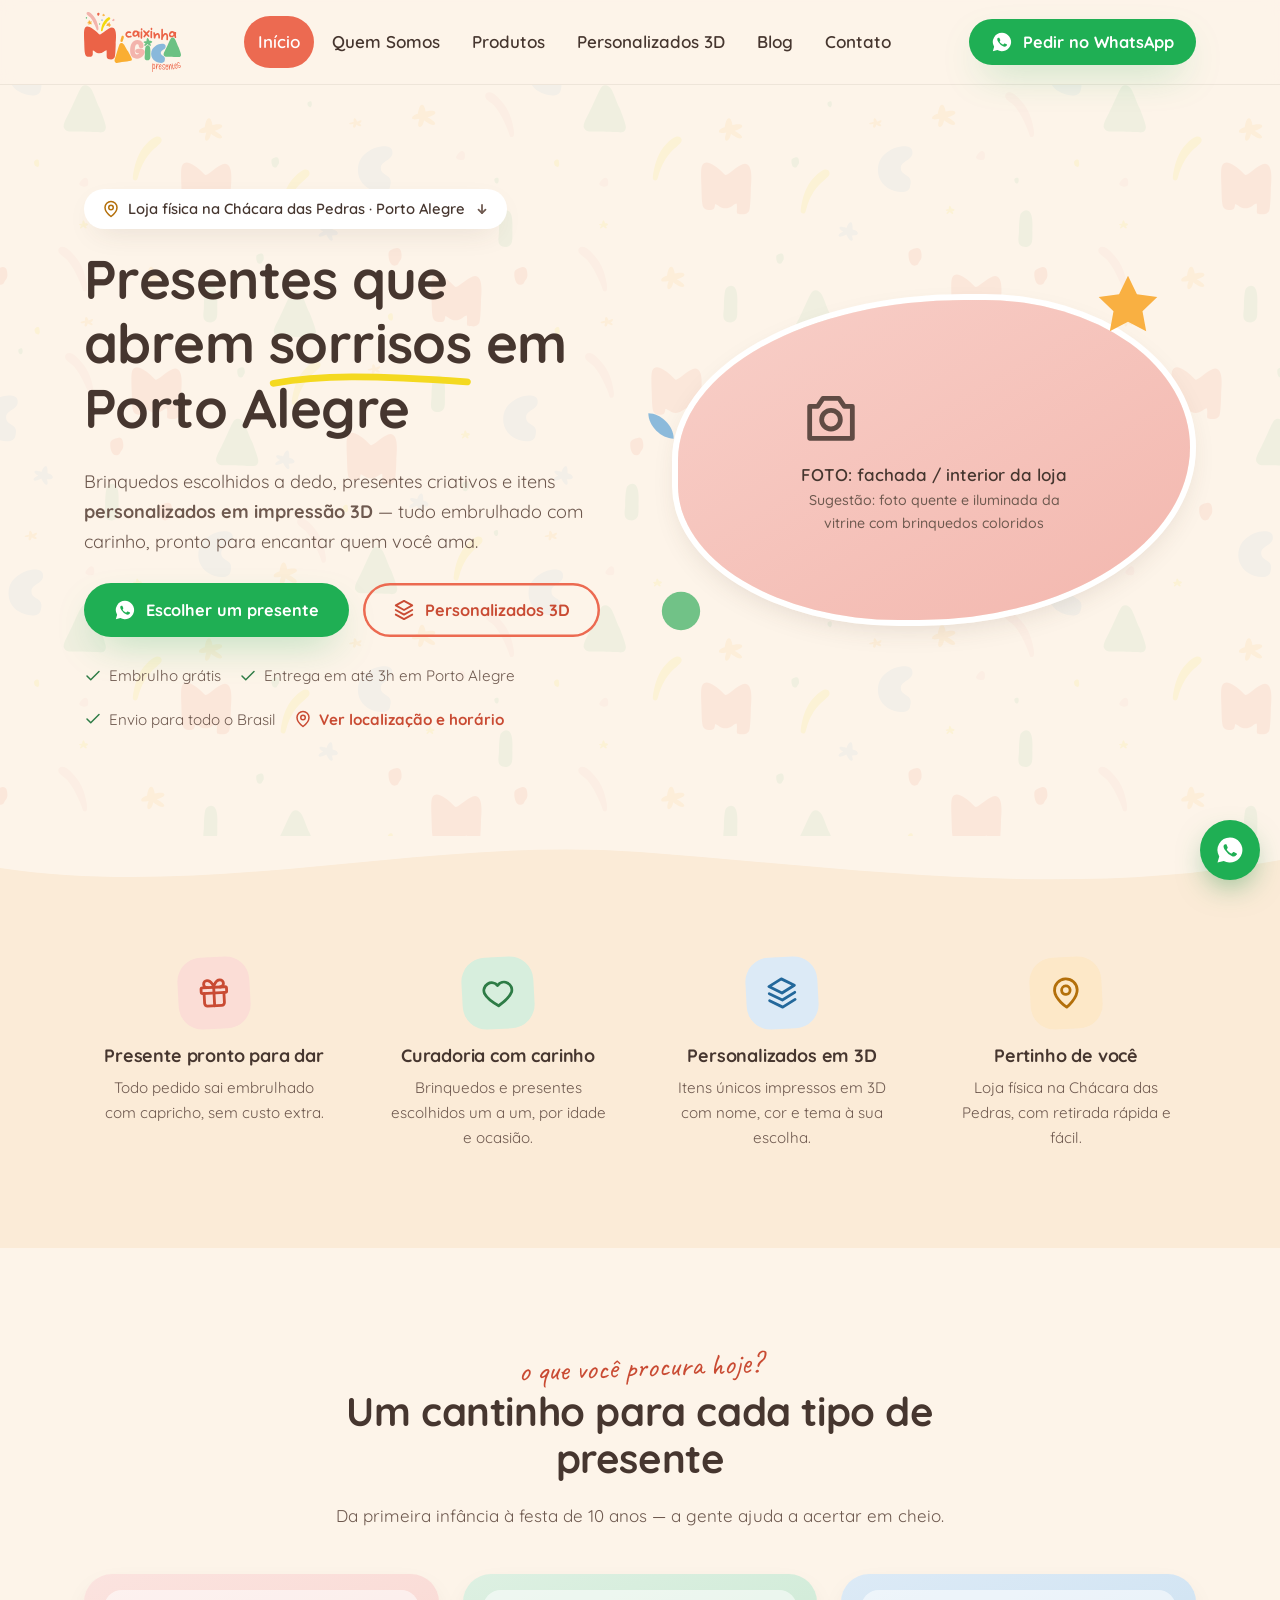
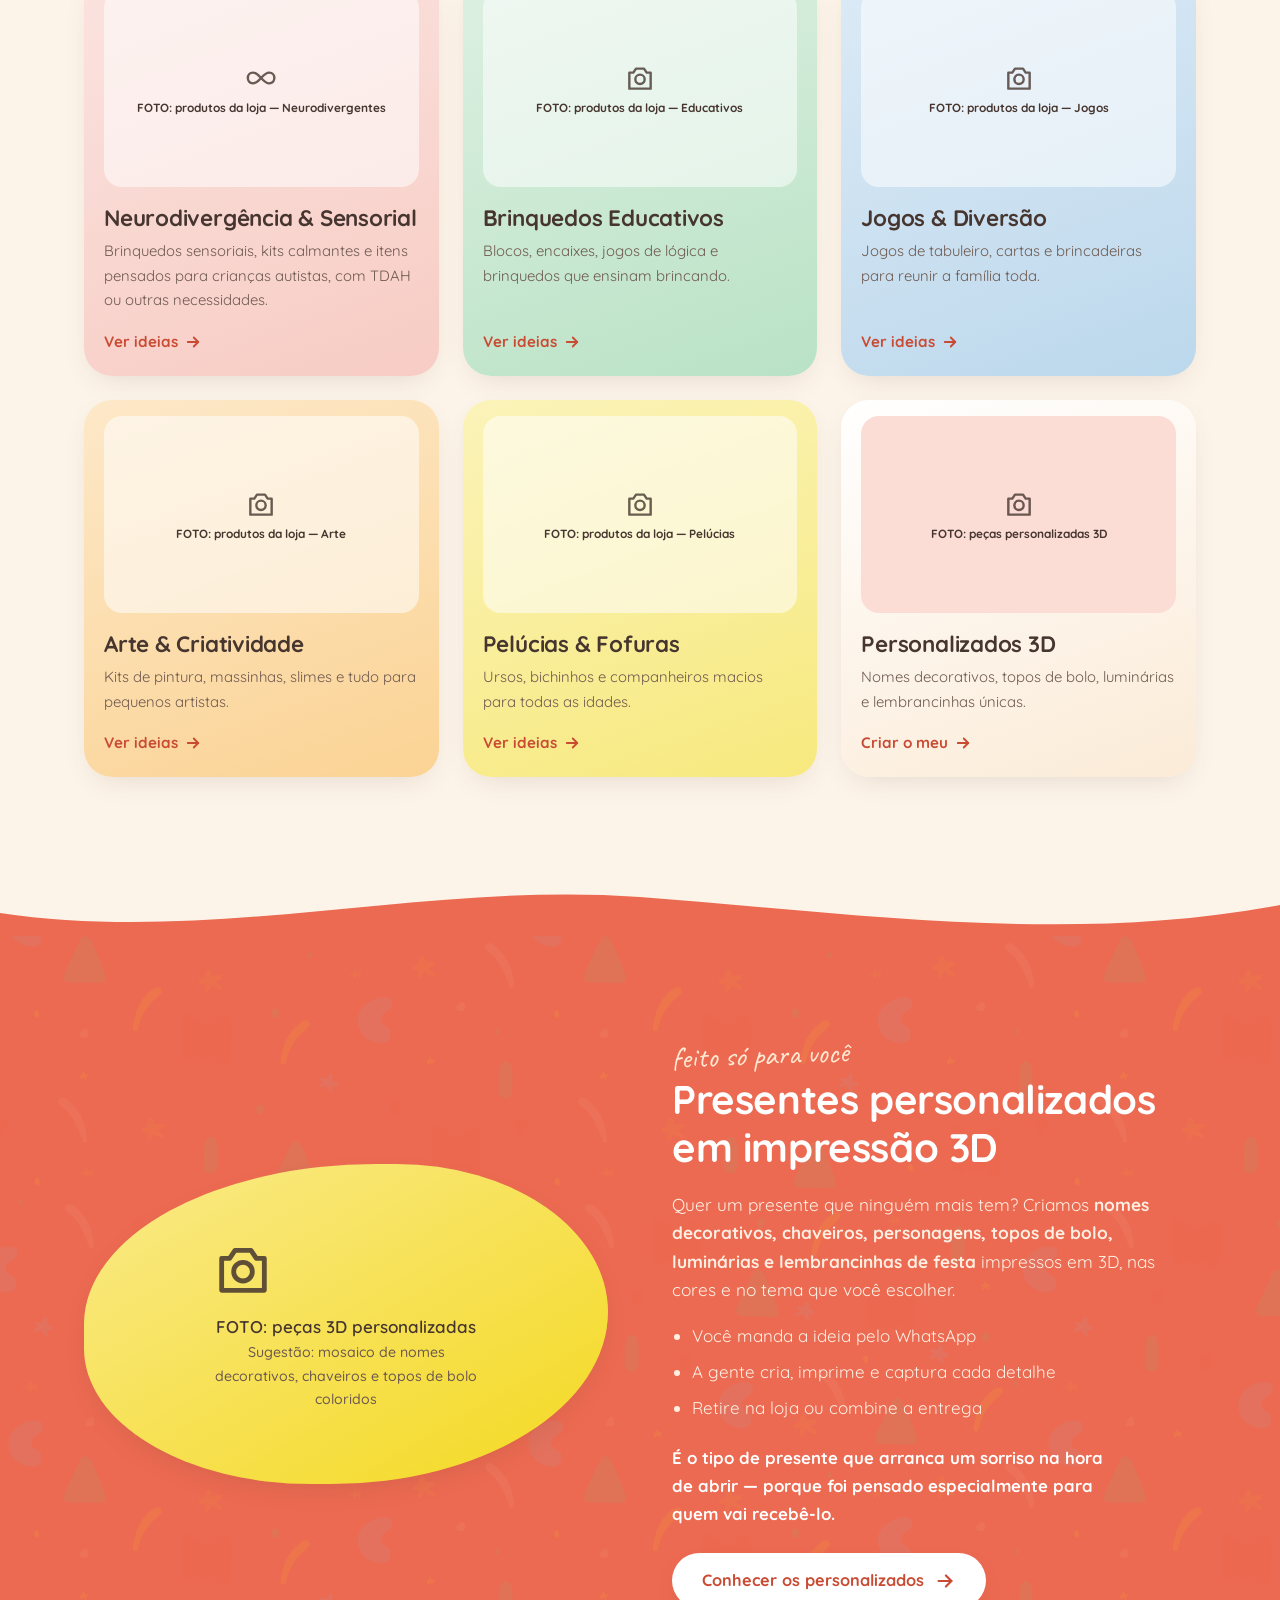
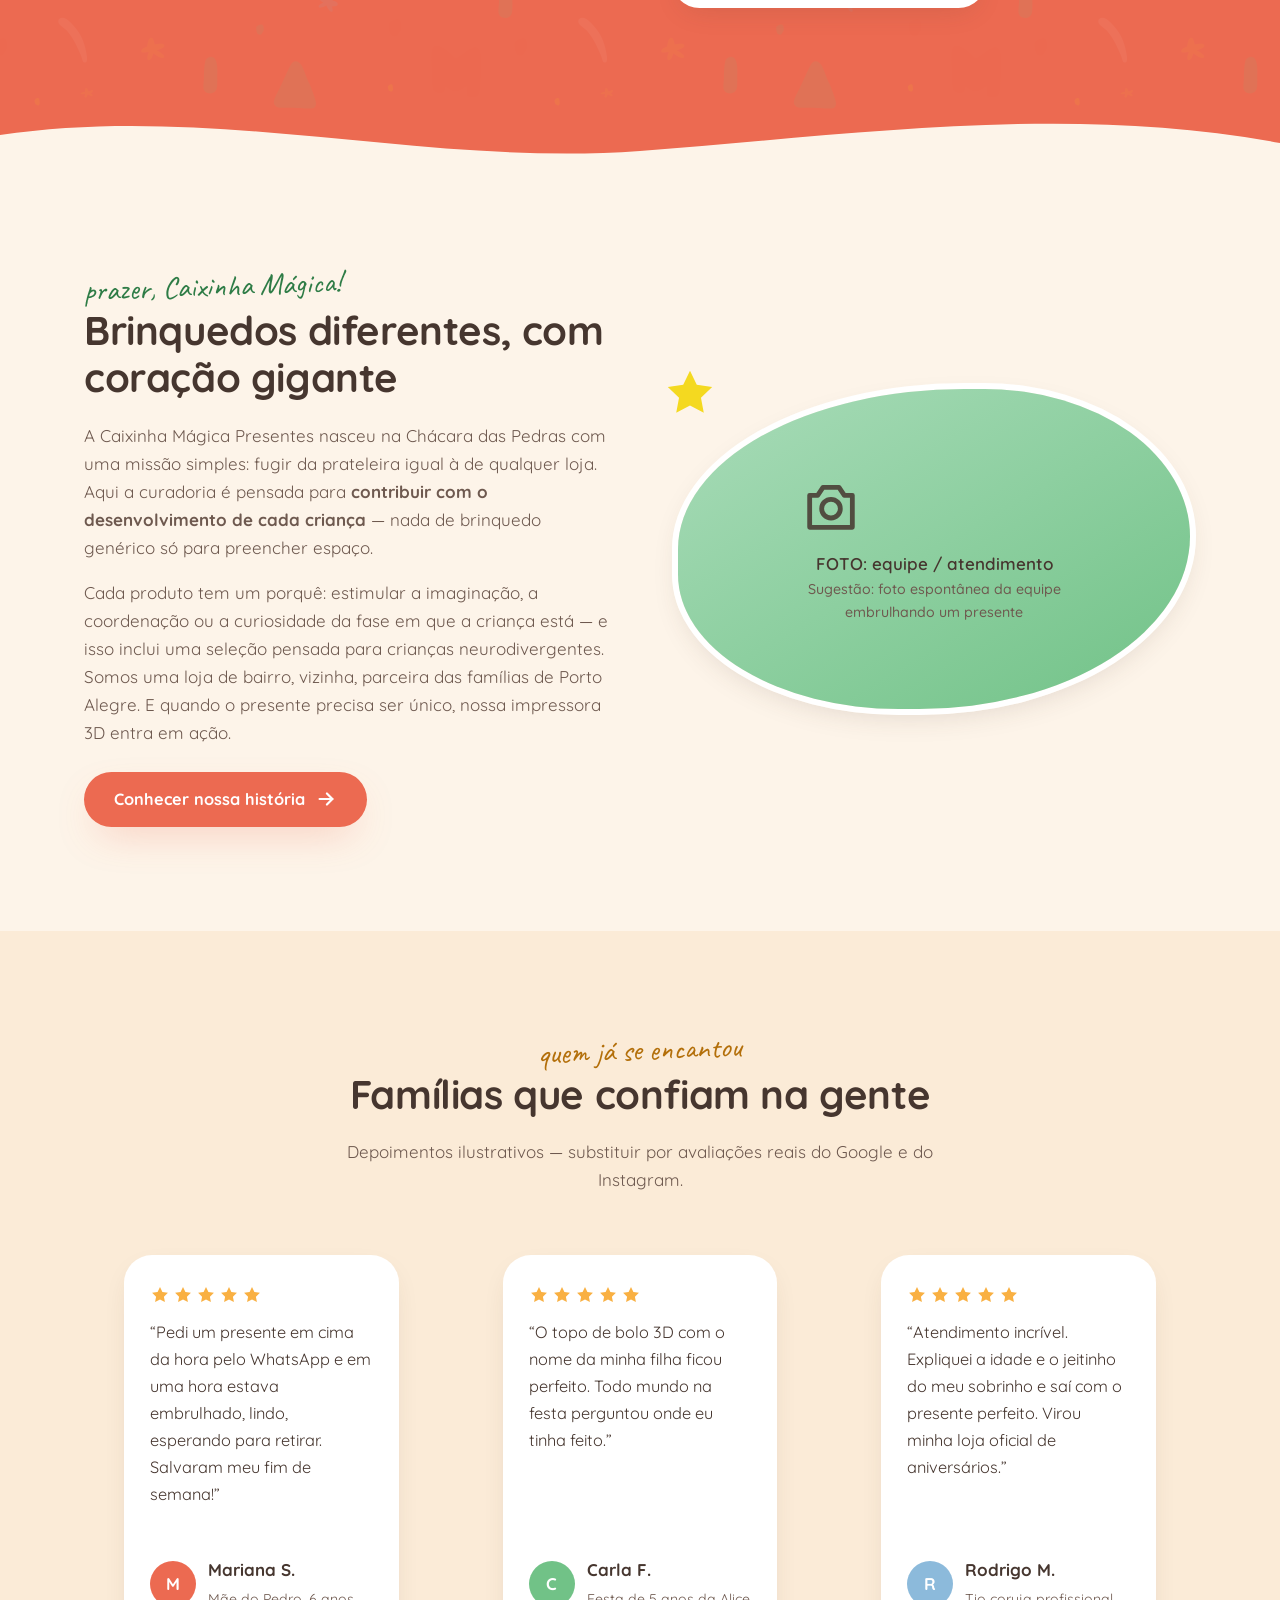
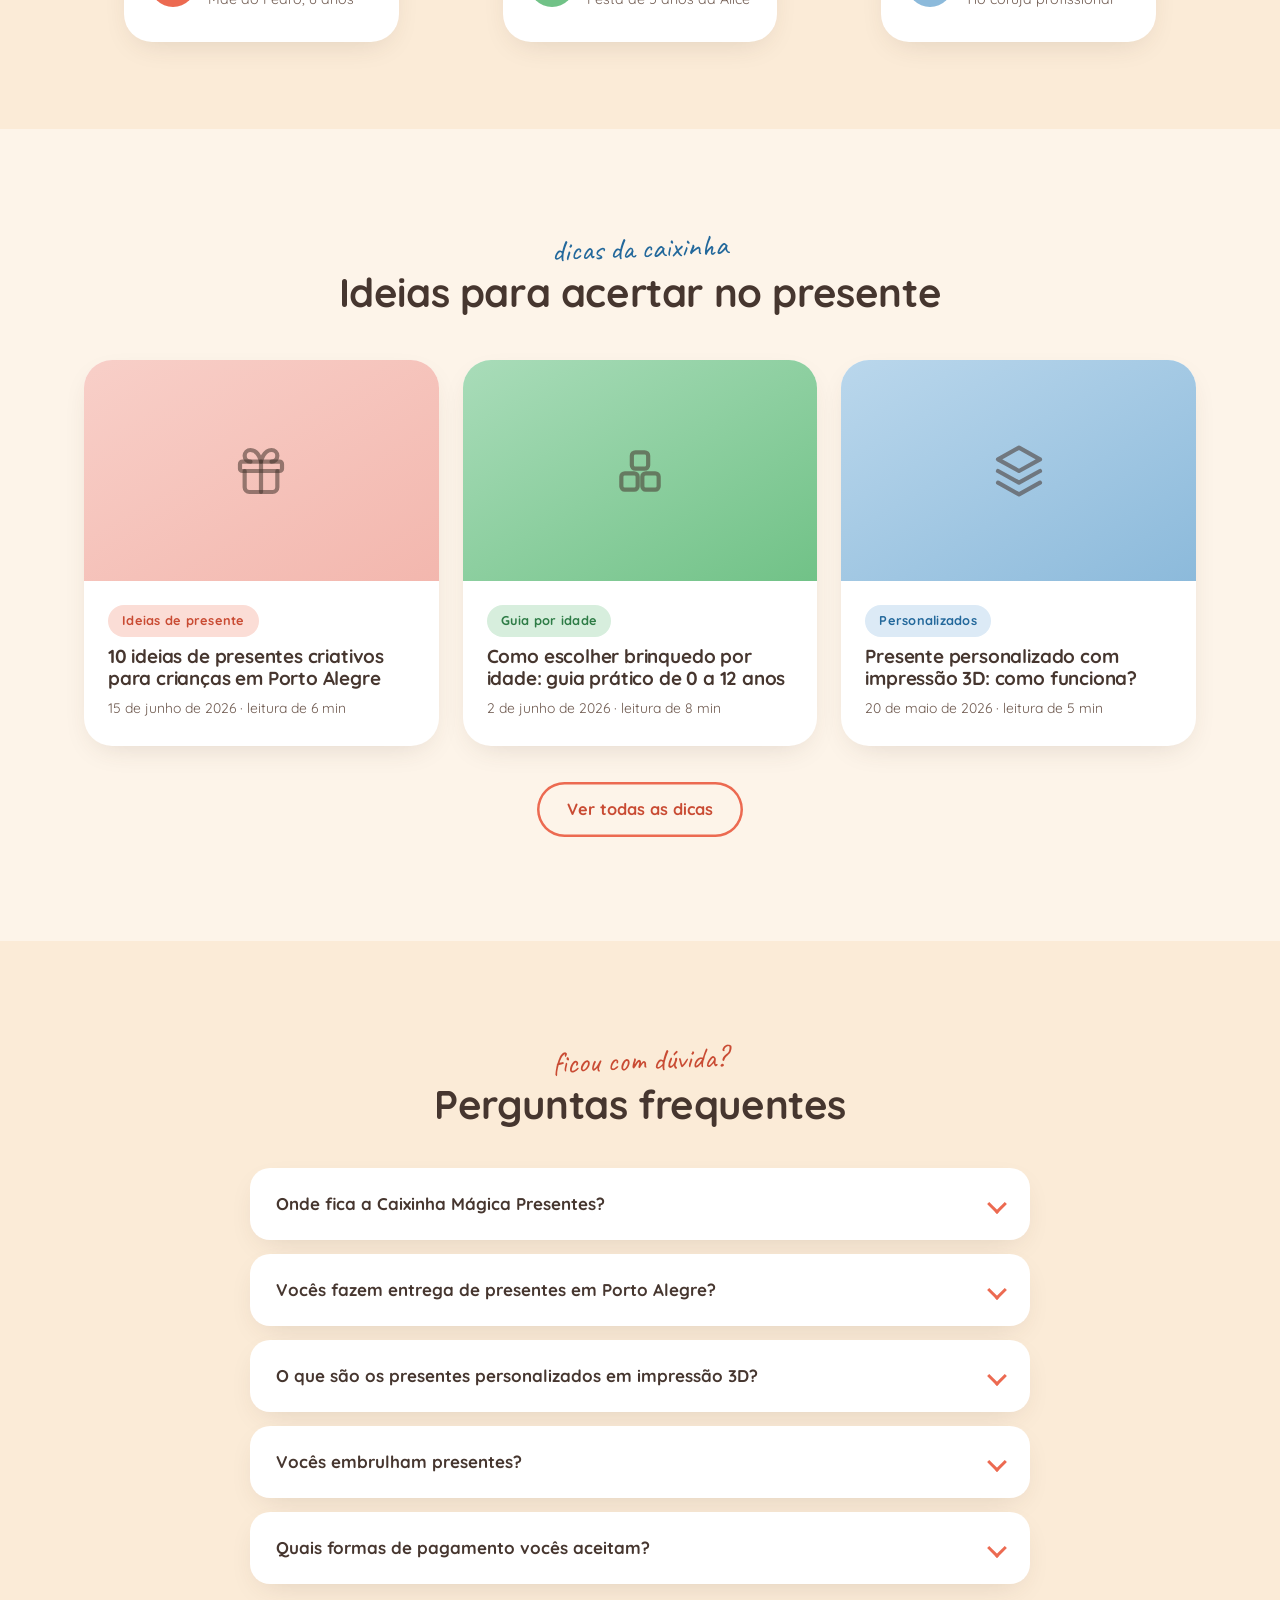
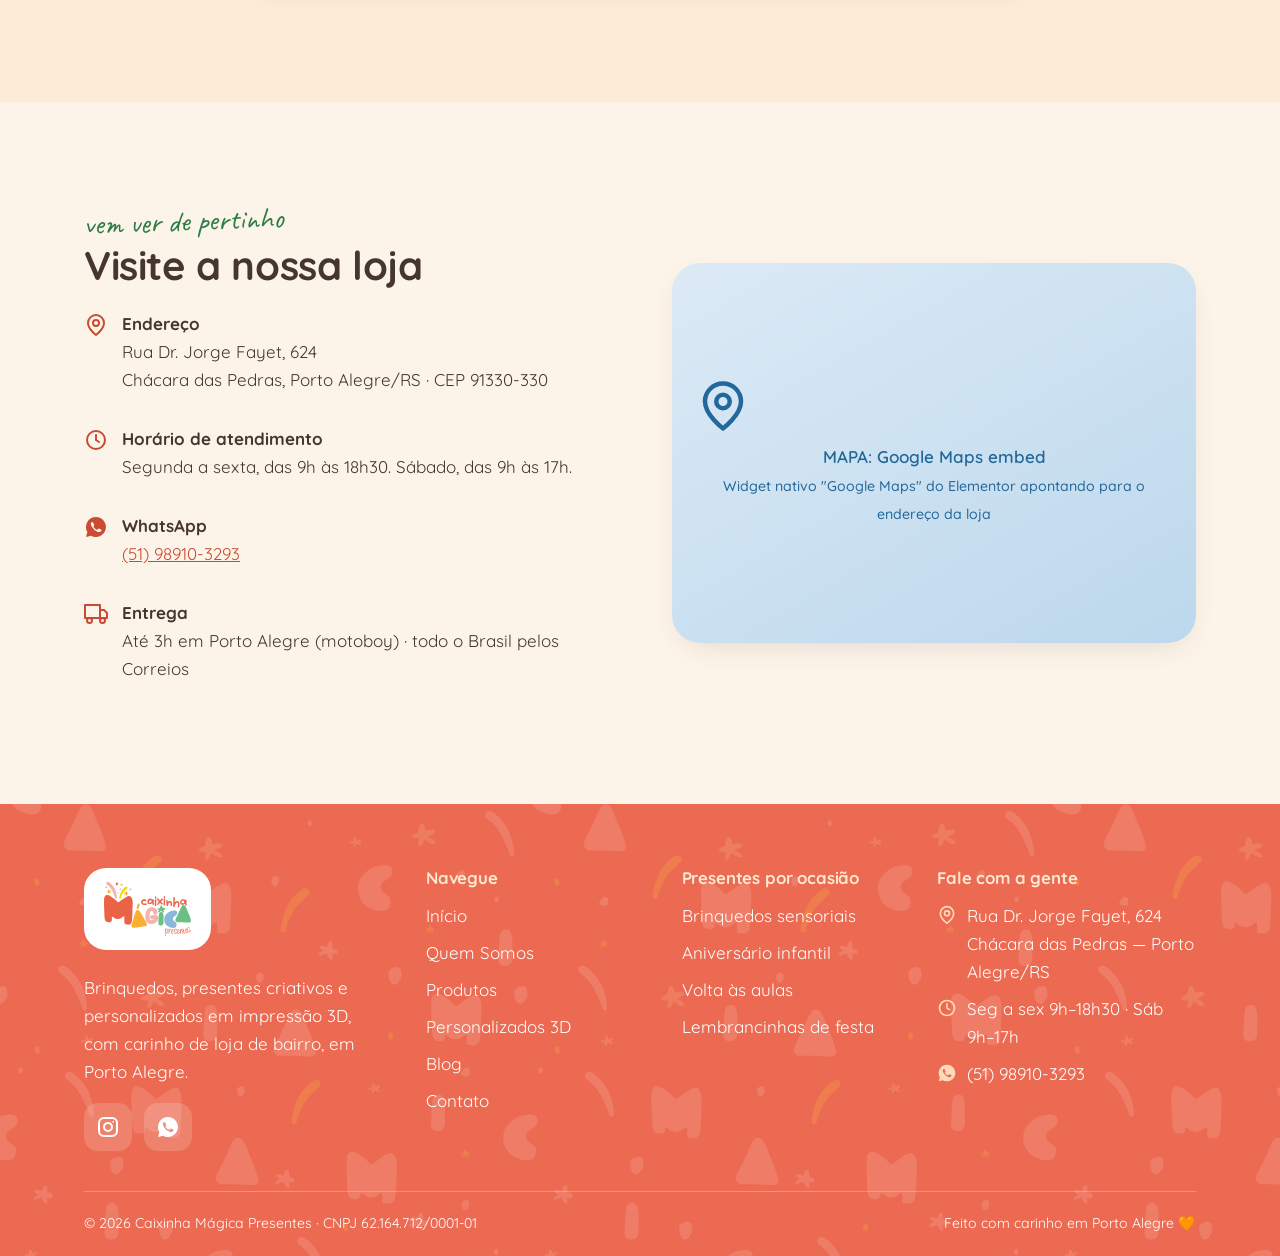
<file: index.html>
<!DOCTYPE html>
<html lang="pt-BR">
<head>
  <meta charset="UTF-8">
  <meta name="viewport" content="width=device-width, initial-scale=1">
  <meta name="theme-color" content="#FDF4E9">

  <!-- ===== SEO ===== -->
  <title>Loja de Brinquedos e Presentes em Porto Alegre | Caixinha Mágica Presentes</title>
  <meta name="description" content="Loja de brinquedos, presentes criativos e personalizados em impressão 3D na Chácara das Pedras, Porto Alegre. Peça pelo WhatsApp ou visite a loja!">
  <link rel="canonical" href="https://caixinhamagicapresentes.com.br/">

  <!-- Open Graph (redes sociais) -->
  <meta property="og:type" content="website">
  <meta property="og:title" content="Caixinha Mágica Presentes — Brinquedos e Presentes em Porto Alegre">
  <meta property="og:description" content="Brinquedos, presentes criativos e personalizados em impressão 3D. Loja física na Chácara das Pedras, Porto Alegre.">
  <meta property="og:url" content="https://caixinhamagicapresentes.com.br/">
  <meta property="og:image" content="https://caixinhamagicapresentes.com.br/assets/og-capa.jpg">
  <meta property="og:locale" content="pt_BR">
  <meta name="twitter:card" content="summary_large_image">

  <!-- Fontes (Elementor: Site Settings > Global Fonts > Quicksand / Caveat) -->
  <link rel="preconnect" href="https://fonts.googleapis.com">
  <link rel="preconnect" href="https://fonts.gstatic.com" crossorigin>
  <link href="https://fonts.googleapis.com/css2?family=Quicksand:wght@400;500;600;700&family=Caveat:wght@600;700&display=swap" rel="stylesheet">

  <link rel="stylesheet" href="css/style.css">
  <link rel="icon" type="image/svg+xml" href="assets/simbolo-m-coral.svg">

  <!-- ===== GEO/AIO: Dados estruturados JSON-LD ===== -->
  <script type="application/ld+json">
  {
    "@context": "https://schema.org",
    "@type": "ToyStore",
    "@id": "https://caixinhamagicapresentes.com.br/#loja",
    "name": "Caixinha Mágica Presentes",
    "description": "Loja de brinquedos, presentes criativos e itens personalizados em impressão 3D em Porto Alegre.",
    "url": "https://caixinhamagicapresentes.com.br/",
    "image": "https://caixinhamagicapresentes.com.br/assets/og-capa.jpg",
    "logo": "https://caixinhamagicapresentes.com.br/assets/logo-principal.svg",
    "telephone": "+55 51 98910-3293",
    "address": {
      "@type": "PostalAddress",
      "streetAddress": "Rua Dr. Jorge Fayet, 624",
      "addressLocality": "Porto Alegre",
      "addressRegion": "RS",
      "postalCode": "91330-330",
      "addressCountry": "BR"
    },
    "geo": { "@type": "GeoCoordinates", "latitude": -30.028, "longitude": -51.157 },
    "openingHoursSpecification": [
      {
        "@type": "OpeningHoursSpecification",
        "dayOfWeek": ["Monday","Tuesday","Wednesday","Thursday","Friday"],
        "opens": "09:00",
        "closes": "18:30"
      },
      {
        "@type": "OpeningHoursSpecification",
        "dayOfWeek": ["Saturday"],
        "opens": "09:00",
        "closes": "17:00"
      }
    ],
    "priceRange": "$$",
    "sameAs": ["https://www.instagram.com/caixinhamagica.presentes/"]
  }
  </script>
  <script type="application/ld+json">
  {
    "@context": "https://schema.org",
    "@type": "FAQPage",
    "mainEntity": [
      {
        "@type": "Question",
        "name": "Onde fica a Caixinha Mágica Presentes?",
        "acceptedAnswer": { "@type": "Answer", "text": "Estamos na Rua Dr. Jorge Fayet, 624, no bairro Chácara das Pedras, em Porto Alegre/RS. Atendemos de segunda a sexta das 9h às 18h30 e aos sábados das 9h às 17h." }
      },
      {
        "@type": "Question",
        "name": "Vocês fazem entrega de presentes em Porto Alegre?",
        "acceptedAnswer": { "@type": "Answer", "text": "Sim! Entregamos em Porto Alegre em até 3 horas via motoboy e enviamos para todo o Brasil pelos Correios. É só escolher o presente pelo Instagram ou WhatsApp que a gente embrulha com carinho e combina a entrega ou a retirada na loja." }
      },
      {
        "@type": "Question",
        "name": "O que são os presentes personalizados em impressão 3D?",
        "acceptedAnswer": { "@type": "Answer", "text": "Criamos itens únicos sob encomenda em impressora 3D: nomes decorativos, chaveiros, personagens, topos de bolo, luminárias e lembrancinhas. Você escolhe o modelo, as cores e a personalização." }
      },
      {
        "@type": "Question",
        "name": "Vocês embrulham presentes?",
        "acceptedAnswer": { "@type": "Answer", "text": "Sim, todo presente sai da loja pronto para presentear, com embrulho caprichado sem custo adicional." }
      }
    ]
  }
  </script>

</head>
<body>
<a class="skip-link" href="#conteudo">Pular para o conteúdo</a>

<!-- ============================================================
     HEADER — Elementor Pro: Theme Builder > Header (sticky)
     Container flex: Site Logo + Nav Menu + Button
     ============================================================ -->
<header class="header">
  <div class="container header__inner">
    <a class="header__logo" href="index.html" aria-label="Caixinha Mágica Presentes — página inicial">
      <img src="assets/logo-principal.svg" alt="Logotipo Caixinha Mágica Presentes" width="150" height="93">
    </a>

    <input type="checkbox" id="nav-toggle" class="nav-toggle" aria-hidden="true">
    <label for="nav-toggle" class="nav-toggle-label" aria-label="Abrir menu de navegação">
      <svg viewBox="0 0 24 24" width="26" height="26" fill="none" stroke="currentColor" stroke-width="2.4" stroke-linecap="round"><path d="M4 7h16M4 12h16M4 17h16"/></svg>
    </label>

    <nav class="nav" aria-label="Navegação principal">
      <a href="index.html" aria-current="page">Início</a>
      <a href="quem-somos.html">Quem Somos</a>
      <a href="produtos.html">Produtos</a>
      <a href="presentes-personalizados.html">Personalizados 3D</a>
      <a href="blog.html">Blog</a>
      <a href="contato.html">Contato</a>
    </nav>

    <a class="btn btn--zap header__cta" href="https://wa.me/5551989103293?text=Oi!%20Quero%20uma%20ajudinha%20para%20escolher%20um%20presente%20%F0%9F%8E%81" target="_blank" rel="noopener">
      <svg viewBox="0 0 24 24" aria-hidden="true"><path d="M12 2a10 10 0 0 0-8.6 15.1L2 22l5-1.3A10 10 0 1 0 12 2Zm5 13.9c-.2.6-1.2 1.2-1.7 1.2-.4.1-1 .1-1.6-.1a13 13 0 0 1-5.7-5C6.9 10.5 6.6 9 7 8.3c.2-.4.6-1 1.1-1h.6c.2 0 .4 0 .6.5l.8 2c.1.2.1.4 0 .6l-.5.8c-.1.2-.2.4 0 .7.5.8 1.9 2.2 3.3 2.8.3.1.5.1.7-.1l.8-.9c.2-.3.4-.2.7-.1l1.9.9c.3.2.5.3.5.4 0 .2 0 .6-.2 1Z" fill="currentColor" stroke="none"/></svg>
      Pedir no WhatsApp
    </a>
  </div>
</header>

<main id="conteudo">

  <!-- ============================================================
       HERO — Elementor: Container 2 colunas
       Col 1: Heading + Text Editor + Buttons | Col 2: Image (blob)
       Decoração: Images com posição absoluta + Motion Effects
       ============================================================ -->
  <section class="hero secao" aria-labelledby="titulo-hero">
    <div class="fundo-confete" aria-hidden="true"></div>
    <div class="container grid-2">
      <div>
        <a class="hero__badge" href="#visite">
          <svg viewBox="0 0 24 24" fill="none" stroke="currentColor" stroke-width="2" stroke-linecap="round" stroke-linejoin="round" aria-hidden="true"><path d="M20 10c0 6-8 12-8 12s-8-6-8-12a8 8 0 0 1 16 0Z"/><circle cx="12" cy="10" r="3"/></svg>
          Loja física na Chácara das Pedras · Porto Alegre
          <svg class="hero__badge__seta" viewBox="0 0 24 24" fill="none" stroke="currentColor" stroke-width="3" stroke-linecap="round" stroke-linejoin="round" aria-hidden="true"><path d="M12 5v14"/><path d="m6 13 6 6 6-6"/></svg>
        </a>
        <h1 id="titulo-hero">Presentes que abrem <span class="rabisco">sorrisos<svg viewBox="0 0 120 12" preserveAspectRatio="none" aria-hidden="true"><path d="M3 9C30 3 60 3 117 8" fill="none" stroke="currentColor" stroke-width="5" stroke-linecap="round"/></svg></span> em Porto Alegre</h1>
        <p class="texto-suave" style="font-size:1.13rem; max-width:46ch;">
          Brinquedos escolhidos a dedo, presentes criativos e itens <strong>personalizados em impressão 3D</strong> — tudo embrulhado com carinho, pronto para encantar quem você ama.
        </p>
        <div class="hero__acoes">
          <a class="btn btn--zap" href="https://wa.me/5551989103293?text=Oi!%20Quero%20uma%20ajudinha%20para%20escolher%20um%20presente%20%F0%9F%8E%81" target="_blank" rel="noopener">
            <svg viewBox="0 0 24 24" aria-hidden="true"><path d="M12 2a10 10 0 0 0-8.6 15.1L2 22l5-1.3A10 10 0 1 0 12 2Zm5 13.9c-.2.6-1.2 1.2-1.7 1.2-.4.1-1 .1-1.6-.1a13 13 0 0 1-5.7-5C6.9 10.5 6.6 9 7 8.3c.2-.4.6-1 1.1-1h.6c.2 0 .4 0 .6.5l.8 2c.1.2.1.4 0 .6l-.5.8c-.1.2-.2.4 0 .7.5.8 1.9 2.2 3.3 2.8.3.1.5.1.7-.1l.8-.9c.2-.3.4-.2.7-.1l1.9.9c.3.2.5.3.5.4 0 .2 0 .6-.2 1Z" fill="currentColor" stroke="none"/></svg>
            Escolher um presente
          </a>
          <a class="btn btn--contorno" href="presentes-personalizados.html">
            <svg viewBox="0 0 24 24" fill="none" stroke="currentColor" stroke-width="2" stroke-linecap="round" stroke-linejoin="round" aria-hidden="true"><path d="M12 2 3 7l9 5 9-5-9-5Z"/><path d="M3 12l9 5 9-5"/><path d="M3 17l9 5 9-5"/></svg>
            Personalizados 3D
          </a>
        </div>
        <div class="hero__meta">
          <span><svg viewBox="0 0 24 24" fill="none" stroke="currentColor" stroke-width="2" stroke-linecap="round" stroke-linejoin="round" aria-hidden="true"><path d="M20 6 9 17l-5-5"/></svg> Embrulho grátis</span>
          <span><svg viewBox="0 0 24 24" fill="none" stroke="currentColor" stroke-width="2" stroke-linecap="round" stroke-linejoin="round" aria-hidden="true"><path d="M20 6 9 17l-5-5"/></svg> Entrega em até 3h em Porto Alegre</span>
          <span><svg viewBox="0 0 24 24" fill="none" stroke="currentColor" stroke-width="2" stroke-linecap="round" stroke-linejoin="round" aria-hidden="true"><path d="M20 6 9 17l-5-5"/></svg> Envio para todo o Brasil</span>
          <a href="#visite">
            <svg viewBox="0 0 24 24" fill="none" stroke="currentColor" stroke-width="2" stroke-linecap="round" stroke-linejoin="round" aria-hidden="true"><path d="M20 10c0 6-8 12-8 12s-8-6-8-12a8 8 0 0 1 16 0Z"/><circle cx="12" cy="10" r="3"/></svg> Ver localização e horário
          </a>
        </div>
      </div>

      <div style="position:relative;">
        <!-- Elementor: Image com border-radius customizado (blob) -->
        <div class="blob-frame blob-frame--borda">
          <div class="foto-placeholder foto-placeholder--rosa" role="img" aria-label="Espaço reservado para foto da fachada ou do interior da loja">
            <div>
              <svg viewBox="0 0 24 24" fill="none" stroke="currentColor" stroke-width="1.8" stroke-linecap="round" stroke-linejoin="round" aria-hidden="true"><path d="M4 8h3l2-3h6l2 3h3v12H4Z"/><circle cx="12" cy="13" r="3.5"/></svg>
              FOTO: fachada / interior da loja
              <small>Sugestão: foto quente e iluminada da vitrine com brinquedos coloridos</small>
            </div>
          </div>
        </div>
        <!-- Confetes decorativos (Elementor: Image absoluta + Motion Effects) -->
        <span class="confete flutua-1" style="width:74px; top:-26px; right:6%; color:var(--laranja);" aria-hidden="true">
          <svg viewBox="0 0 24 24" fill="currentColor"><path d="M12 2.5l2.9 6 6.6.9-4.8 4.6 1.2 6.5L12 17.4 6.1 20.5l1.2-6.5L2.5 9.4l6.6-.9 2.9-6Z"/></svg>
        </span>
        <span class="confete flutua-2" style="width:46px; bottom:-8px; left:-14px; color:var(--verde);" aria-hidden="true">
          <svg viewBox="0 0 24 24" fill="currentColor"><circle cx="12" cy="12" r="10"/></svg>
        </span>
        <span class="confete flutua-3" style="width:38px; top:34%; left:-30px; color:var(--azul);" aria-hidden="true">
          <svg viewBox="0 0 24 24" fill="currentColor"><path d="M4 4c8 0 16 8 16 16-8 0-16-8-16-16Z"/></svg>
        </span>
      </div>
    </div>
  </section>

  <!-- Onda divisória — Elementor: Shape Divider "Waves" na cor creme-2 -->
  <svg class="onda" viewBox="0 0 1440 56" preserveAspectRatio="none" aria-hidden="true"><path fill="#FBEBD7" d="M0,32 C240,64 480,0 720,16 C960,32 1200,64 1440,24 L1440,56 L0,56 Z"/></svg>

  <!-- ============================================================
       DIFERENCIAIS — Elementor: Container 4 colunas de Icon Box
       ============================================================ -->
  <section class="secao secao--creme2 revela" aria-labelledby="titulo-diferenciais" style="padding-block: 40px 72px;">
    <div class="container">
      <h2 id="titulo-diferenciais" class="sr-only">Por que comprar na Caixinha Mágica</h2>
      <div class="grid-4">
        <div class="icone-box">
          <div class="icone-box__icone ib--coral">
            <svg viewBox="0 0 24 24" fill="none" stroke="currentColor" stroke-width="2" stroke-linecap="round" stroke-linejoin="round" aria-hidden="true"><rect x="3" y="8" width="18" height="4" rx="1"/><path d="M12 8v13"/><path d="M19 12v7a2 2 0 0 1-2 2H7a2 2 0 0 1-2-2v-7"/><path d="M7.5 8a2.5 2.5 0 0 1 0-5C11 3 12 8 12 8s1-5 4.5-5a2.5 2.5 0 0 1 0 5"/></svg>
          </div>
          <h3>Presente pronto para dar</h3>
          <p>Todo pedido sai embrulhado com capricho, sem custo extra.</p>
        </div>
        <div class="icone-box">
          <div class="icone-box__icone ib--verde">
            <svg viewBox="0 0 24 24" fill="none" stroke="currentColor" stroke-width="2" stroke-linecap="round" stroke-linejoin="round" aria-hidden="true"><path d="M12 21s-7.5-4.6-9.5-9A5.5 5.5 0 0 1 12 6.7 5.5 5.5 0 0 1 21.5 12c-2 4.4-9.5 9-9.5 9Z"/></svg>
          </div>
          <h3>Curadoria com carinho</h3>
          <p>Brinquedos e presentes escolhidos um a um, por idade e ocasião.</p>
        </div>
        <div class="icone-box">
          <div class="icone-box__icone ib--azul">
            <svg viewBox="0 0 24 24" fill="none" stroke="currentColor" stroke-width="2" stroke-linecap="round" stroke-linejoin="round" aria-hidden="true"><path d="M12 2 3 7l9 5 9-5-9-5Z"/><path d="M3 12l9 5 9-5"/><path d="M3 17l9 5 9-5"/></svg>
          </div>
          <h3>Personalizados em 3D</h3>
          <p>Itens únicos impressos em 3D com nome, cor e tema à sua escolha.</p>
        </div>
        <div class="icone-box">
          <div class="icone-box__icone ib--laranja">
            <svg viewBox="0 0 24 24" fill="none" stroke="currentColor" stroke-width="2" stroke-linecap="round" stroke-linejoin="round" aria-hidden="true"><path d="M20 10c0 6-8 12-8 12s-8-6-8-12a8 8 0 0 1 16 0Z"/><circle cx="12" cy="10" r="3"/></svg>
          </div>
          <h3>Pertinho de você</h3>
          <p>Loja física na Chácara das Pedras, com retirada rápida e fácil.</p>
        </div>
      </div>
    </div>
  </section>

  <!-- ============================================================
       CATEGORIAS — Elementor: Container 3 colunas, cards =
       Call to Action widget (ou Image Box com link)
       ============================================================ -->
  <section class="secao revela" aria-labelledby="titulo-categorias">
    <div class="container">
      <div class="centro" style="max-width:640px; margin-inline:auto; margin-bottom:44px;">
        <span class="kicker">o que você procura hoje?</span>
        <h2 id="titulo-categorias">Um cantinho para cada tipo de presente</h2>
        <p class="texto-suave">Da primeira infância à festa de 10 anos — a gente ajuda a acertar em cheio.</p>
      </div>

      <div class="grid-3">
        <a class="card-categoria card-categoria--rosa" href="produtos.html#neurodivergentes">
          <div class="card-categoria__foto" role="img" aria-label="Espaço para foto de produtos para crianças neurodivergentes">
            <svg viewBox="0 0 24 24" fill="none" stroke="currentColor" stroke-width="1.8" stroke-linecap="round" stroke-linejoin="round" aria-hidden="true"><path d="M18.178 8c5.096 0 5.096 8 0 8-5.095 0-7.133-8-12.229-8-5.096 0-5.096 8 0 8 5.096 0 7.135-8 12.229-8z"/></svg>
            <span>FOTO: produtos da loja — Neurodivergentes</span>
          </div>
          <h3>Neurodivergência & Sensorial</h3>
          <p>Brinquedos sensoriais, kits calmantes e itens pensados para crianças autistas, com TDAH ou outras necessidades.</p>
          <span class="card-categoria__cta">Ver ideias
            <svg viewBox="0 0 24 24" width="18" height="18" fill="none" stroke="currentColor" stroke-width="2.4" stroke-linecap="round" stroke-linejoin="round" aria-hidden="true"><path d="M5 12h14"/><path d="m13 6 6 6-6 6"/></svg>
          </span>
        </a>

        <a class="card-categoria card-categoria--verde" href="produtos.html#educativos">
          <div class="card-categoria__foto" role="img" aria-label="Espaço para foto de produtos da categoria Brinquedos Educativos">
            <svg viewBox="0 0 24 24" fill="none" stroke="currentColor" stroke-width="1.8" stroke-linecap="round" stroke-linejoin="round" aria-hidden="true"><path d="M4 8h3l2-3h6l2 3h3v12H4Z"/><circle cx="12" cy="13" r="3.5"/></svg>
            <span>FOTO: produtos da loja — Educativos</span>
          </div>
          <h3>Brinquedos Educativos</h3>
          <p>Blocos, encaixes, jogos de lógica e brinquedos que ensinam brincando.</p>
          <span class="card-categoria__cta">Ver ideias
            <svg viewBox="0 0 24 24" width="18" height="18" fill="none" stroke="currentColor" stroke-width="2.4" stroke-linecap="round" stroke-linejoin="round" aria-hidden="true"><path d="M5 12h14"/><path d="m13 6 6 6-6 6"/></svg>
          </span>
        </a>

        <a class="card-categoria card-categoria--azul" href="produtos.html#jogos">
          <div class="card-categoria__foto" role="img" aria-label="Espaço para foto de produtos da categoria Jogos e Diversão">
            <svg viewBox="0 0 24 24" fill="none" stroke="currentColor" stroke-width="1.8" stroke-linecap="round" stroke-linejoin="round" aria-hidden="true"><path d="M4 8h3l2-3h6l2 3h3v12H4Z"/><circle cx="12" cy="13" r="3.5"/></svg>
            <span>FOTO: produtos da loja — Jogos</span>
          </div>
          <h3>Jogos & Diversão</h3>
          <p>Jogos de tabuleiro, cartas e brincadeiras para reunir a família toda.</p>
          <span class="card-categoria__cta">Ver ideias
            <svg viewBox="0 0 24 24" width="18" height="18" fill="none" stroke="currentColor" stroke-width="2.4" stroke-linecap="round" stroke-linejoin="round" aria-hidden="true"><path d="M5 12h14"/><path d="m13 6 6 6-6 6"/></svg>
          </span>
        </a>

        <a class="card-categoria card-categoria--laranja" href="produtos.html#criativos">
          <div class="card-categoria__foto" role="img" aria-label="Espaço para foto de produtos da categoria Arte e Criatividade">
            <svg viewBox="0 0 24 24" fill="none" stroke="currentColor" stroke-width="1.8" stroke-linecap="round" stroke-linejoin="round" aria-hidden="true"><path d="M4 8h3l2-3h6l2 3h3v12H4Z"/><circle cx="12" cy="13" r="3.5"/></svg>
            <span>FOTO: produtos da loja — Arte</span>
          </div>
          <h3>Arte & Criatividade</h3>
          <p>Kits de pintura, massinhas, slimes e tudo para pequenos artistas.</p>
          <span class="card-categoria__cta">Ver ideias
            <svg viewBox="0 0 24 24" width="18" height="18" fill="none" stroke="currentColor" stroke-width="2.4" stroke-linecap="round" stroke-linejoin="round" aria-hidden="true"><path d="M5 12h14"/><path d="m13 6 6 6-6 6"/></svg>
          </span>
        </a>

        <a class="card-categoria card-categoria--amarelo" href="produtos.html#pelucias">
          <div class="card-categoria__foto" role="img" aria-label="Espaço para foto de produtos da categoria Pelúcias e Fofuras">
            <svg viewBox="0 0 24 24" fill="none" stroke="currentColor" stroke-width="1.8" stroke-linecap="round" stroke-linejoin="round" aria-hidden="true"><path d="M4 8h3l2-3h6l2 3h3v12H4Z"/><circle cx="12" cy="13" r="3.5"/></svg>
            <span>FOTO: produtos da loja — Pelúcias</span>
          </div>
          <h3>Pelúcias & Fofuras</h3>
          <p>Ursos, bichinhos e companheiros macios para todas as idades.</p>
          <span class="card-categoria__cta">Ver ideias
            <svg viewBox="0 0 24 24" width="18" height="18" fill="none" stroke="currentColor" stroke-width="2.4" stroke-linecap="round" stroke-linejoin="round" aria-hidden="true"><path d="M5 12h14"/><path d="m13 6 6 6-6 6"/></svg>
          </span>
        </a>

        <a class="card-categoria card-categoria--creme" href="presentes-personalizados.html">
          <div class="card-categoria__foto" role="img" aria-label="Espaço para foto de peças personalizadas em impressão 3D" style="background:#FBDDD6;">
            <svg viewBox="0 0 24 24" fill="none" stroke="currentColor" stroke-width="1.8" stroke-linecap="round" stroke-linejoin="round" aria-hidden="true"><path d="M4 8h3l2-3h6l2 3h3v12H4Z"/><circle cx="12" cy="13" r="3.5"/></svg>
            <span>FOTO: peças personalizadas 3D</span>
          </div>
          <h3>Personalizados 3D</h3>
          <p>Nomes decorativos, topos de bolo, luminárias e lembrancinhas únicas.</p>
          <span class="card-categoria__cta">Criar o meu
            <svg viewBox="0 0 24 24" width="18" height="18" fill="none" stroke="currentColor" stroke-width="2.4" stroke-linecap="round" stroke-linejoin="round" aria-hidden="true"><path d="M5 12h14"/><path d="m13 6 6 6-6 6"/></svg>
          </span>
        </a>
      </div>
    </div>
  </section>

  <!-- ============================================================
       DESTAQUE PERSONALIZADOS 3D — Elementor: Container 2 col
       fundo coral + Shape Divider
       ============================================================ -->
  <svg class="onda" viewBox="0 0 1440 56" preserveAspectRatio="none" aria-hidden="true"><path fill="#EC6A51" d="M0,32 C240,64 480,0 720,16 C960,32 1200,64 1440,24 L1440,56 L0,56 Z"/></svg>
  <section class="secao secao--coral revela" aria-labelledby="titulo-3d" style="margin-top:-1px;">
    <div class="fundo-confete" aria-hidden="true"></div>
    <div class="container grid-2">
      <div class="blob-frame">
        <div class="foto-placeholder foto-placeholder--amarelo" role="img" aria-label="Espaço reservado para foto de produtos personalizados impressos em 3D">
          <div>
            <svg viewBox="0 0 24 24" fill="none" stroke="currentColor" stroke-width="1.8" stroke-linecap="round" stroke-linejoin="round" aria-hidden="true"><path d="M4 8h3l2-3h6l2 3h3v12H4Z"/><circle cx="12" cy="13" r="3.5"/></svg>
            FOTO: peças 3D personalizadas
            <small>Sugestão: mosaico de nomes decorativos, chaveiros e topos de bolo coloridos</small>
          </div>
        </div>
      </div>
      <div>
        <span class="kicker" style="color:#FFE9D2;">feito só para você</span>
        <h2 id="titulo-3d">Presentes personalizados<br>em impressão 3D</h2>
        <p style="color:#FFEFE3; font-size:1.08rem;">
          Quer um presente que ninguém mais tem? Criamos <strong>nomes decorativos, chaveiros, personagens, topos de bolo, luminárias e lembrancinhas de festa</strong> impressos em 3D, nas cores e no tema que você escolher.
        </p>
        <ul style="color:#FFEFE3; padding-left:1.2em; display:grid; gap:8px; margin-bottom:22px;">
          <li>Você manda a ideia pelo WhatsApp</li>
          <li>A gente cria, imprime e captura cada detalhe</li>
          <li>Retire na loja ou combine a entrega</li>
        </ul>
        <p style="color:#FFFFFF; font-weight:700; font-size:1.05rem; max-width:44ch; margin-bottom:26px;">
          É o tipo de presente que arranca um sorriso na hora de abrir — porque foi pensado especialmente para quem vai recebê-lo.
        </p>
        <a class="btn btn--branco" href="presentes-personalizados.html">
          Conhecer os personalizados
          <svg viewBox="0 0 24 24" fill="none" stroke="currentColor" stroke-width="2.4" stroke-linecap="round" stroke-linejoin="round" aria-hidden="true"><path d="M5 12h14"/><path d="m13 6 6 6-6 6"/></svg>
        </a>
      </div>
    </div>
  </section>
  <svg class="onda onda--flip" viewBox="0 0 1440 56" preserveAspectRatio="none" aria-hidden="true"><path fill="#EC6A51" d="M0,32 C240,64 480,0 720,16 C960,32 1200,64 1440,24 L1440,56 L0,56 Z"/></svg>

  <!-- ============================================================
       QUEM SOMOS (teaser) — Elementor: Container 2 col
       ============================================================ -->
  <section class="secao revela" aria-labelledby="titulo-sobre">
    <div class="container grid-2">
      <div>
        <span class="kicker kicker--verde">prazer, Caixinha Mágica!</span>
        <h2 id="titulo-sobre">Brinquedos diferentes, com coração gigante</h2>
        <p class="texto-suave">
          A Caixinha Mágica Presentes nasceu na Chácara das Pedras com uma missão simples: fugir da prateleira igual à de qualquer loja. Aqui a curadoria é pensada para <strong>contribuir com o desenvolvimento de cada criança</strong> — nada de brinquedo genérico só para preencher espaço.
        </p>
        <p class="texto-suave">
          Cada produto tem um porquê: estimular a imaginação, a coordenação ou a curiosidade da fase em que a criança está — e isso inclui uma seleção pensada para crianças neurodivergentes. Somos uma loja de bairro, vizinha, parceira das famílias de Porto Alegre. E quando o presente precisa ser único, nossa impressora 3D entra em ação.
        </p>
        <a class="btn btn--coral" href="quem-somos.html" style="margin-top:8px;">
          Conhecer nossa história
          <svg viewBox="0 0 24 24" fill="none" stroke="currentColor" stroke-width="2.4" stroke-linecap="round" stroke-linejoin="round" aria-hidden="true"><path d="M5 12h14"/><path d="m13 6 6 6-6 6"/></svg>
        </a>
      </div>
      <div style="position:relative;">
        <div class="blob-frame blob-frame--borda">
          <div class="foto-placeholder foto-placeholder--verde" role="img" aria-label="Espaço reservado para foto da equipe da loja">
            <div>
              <svg viewBox="0 0 24 24" fill="none" stroke="currentColor" stroke-width="1.8" stroke-linecap="round" stroke-linejoin="round" aria-hidden="true"><path d="M4 8h3l2-3h6l2 3h3v12H4Z"/><circle cx="12" cy="13" r="3.5"/></svg>
              FOTO: equipe / atendimento
              <small>Sugestão: foto espontânea da equipe embrulhando um presente</small>
            </div>
          </div>
        </div>
        <span class="confete flutua-2" style="width:56px; top:-18px; left:-10px; color:var(--amarelo);" aria-hidden="true">
          <svg viewBox="0 0 24 24" fill="currentColor"><path d="M12 2.5l2.9 6 6.6.9-4.8 4.6 1.2 6.5L12 17.4 6.1 20.5l1.2-6.5L2.5 9.4l6.6-.9 2.9-6Z"/></svg>
        </span>
      </div>
    </div>
  </section>

  <!-- ============================================================
       DEPOIMENTOS — Elementor Pro: Testimonial Carousel
       (aqui em grid de 3 cards para o protótipo)
       ============================================================ -->
  <section class="secao secao--creme2 revela" aria-labelledby="titulo-depoimentos">
    <div class="container">
      <div class="centro" style="max-width:620px; margin-inline:auto; margin-bottom:44px;">
        <span class="kicker kicker--laranja">quem já se encantou</span>
        <h2 id="titulo-depoimentos">Famílias que confiam na gente</h2>
        <p class="texto-suave">Depoimentos ilustrativos — substituir por avaliações reais do Google e do Instagram.</p>
      </div>
      <div class="grid-3">
        <figure class="card depoimento">
          <div class="depoimento__estrelas" aria-label="Avaliação: 5 de 5 estrelas">
            <svg viewBox="0 0 24 24" fill="currentColor" aria-hidden="true"><path d="M12 2.5l2.9 6 6.6.9-4.8 4.6 1.2 6.5L12 17.4 6.1 20.5l1.2-6.5L2.5 9.4l6.6-.9 2.9-6Z"/></svg><svg viewBox="0 0 24 24" fill="currentColor" aria-hidden="true"><path d="M12 2.5l2.9 6 6.6.9-4.8 4.6 1.2 6.5L12 17.4 6.1 20.5l1.2-6.5L2.5 9.4l6.6-.9 2.9-6Z"/></svg><svg viewBox="0 0 24 24" fill="currentColor" aria-hidden="true"><path d="M12 2.5l2.9 6 6.6.9-4.8 4.6 1.2 6.5L12 17.4 6.1 20.5l1.2-6.5L2.5 9.4l6.6-.9 2.9-6Z"/></svg><svg viewBox="0 0 24 24" fill="currentColor" aria-hidden="true"><path d="M12 2.5l2.9 6 6.6.9-4.8 4.6 1.2 6.5L12 17.4 6.1 20.5l1.2-6.5L2.5 9.4l6.6-.9 2.9-6Z"/></svg><svg viewBox="0 0 24 24" fill="currentColor" aria-hidden="true"><path d="M12 2.5l2.9 6 6.6.9-4.8 4.6 1.2 6.5L12 17.4 6.1 20.5l1.2-6.5L2.5 9.4l6.6-.9 2.9-6Z"/></svg>
          </div>
          <blockquote>“Pedi um presente em cima da hora pelo WhatsApp e em uma hora estava embrulhado, lindo, esperando para retirar. Salvaram meu fim de semana!”</blockquote>
          <figcaption>
            <span class="depoimento__avatar" style="background:var(--coral);" aria-hidden="true">M</span>
            <span><b>Mariana S.</b><small>Mãe do Pedro, 6 anos</small></span>
          </figcaption>
        </figure>

        <figure class="card depoimento">
          <div class="depoimento__estrelas" aria-label="Avaliação: 5 de 5 estrelas">
            <svg viewBox="0 0 24 24" fill="currentColor" aria-hidden="true"><path d="M12 2.5l2.9 6 6.6.9-4.8 4.6 1.2 6.5L12 17.4 6.1 20.5l1.2-6.5L2.5 9.4l6.6-.9 2.9-6Z"/></svg><svg viewBox="0 0 24 24" fill="currentColor" aria-hidden="true"><path d="M12 2.5l2.9 6 6.6.9-4.8 4.6 1.2 6.5L12 17.4 6.1 20.5l1.2-6.5L2.5 9.4l6.6-.9 2.9-6Z"/></svg><svg viewBox="0 0 24 24" fill="currentColor" aria-hidden="true"><path d="M12 2.5l2.9 6 6.6.9-4.8 4.6 1.2 6.5L12 17.4 6.1 20.5l1.2-6.5L2.5 9.4l6.6-.9 2.9-6Z"/></svg><svg viewBox="0 0 24 24" fill="currentColor" aria-hidden="true"><path d="M12 2.5l2.9 6 6.6.9-4.8 4.6 1.2 6.5L12 17.4 6.1 20.5l1.2-6.5L2.5 9.4l6.6-.9 2.9-6Z"/></svg><svg viewBox="0 0 24 24" fill="currentColor" aria-hidden="true"><path d="M12 2.5l2.9 6 6.6.9-4.8 4.6 1.2 6.5L12 17.4 6.1 20.5l1.2-6.5L2.5 9.4l6.6-.9 2.9-6Z"/></svg>
          </div>
          <blockquote>“O topo de bolo 3D com o nome da minha filha ficou perfeito. Todo mundo na festa perguntou onde eu tinha feito.”</blockquote>
          <figcaption>
            <span class="depoimento__avatar" style="background:var(--verde);" aria-hidden="true">C</span>
            <span><b>Carla F.</b><small>Festa de 5 anos da Alice</small></span>
          </figcaption>
        </figure>

        <figure class="card depoimento">
          <div class="depoimento__estrelas" aria-label="Avaliação: 5 de 5 estrelas">
            <svg viewBox="0 0 24 24" fill="currentColor" aria-hidden="true"><path d="M12 2.5l2.9 6 6.6.9-4.8 4.6 1.2 6.5L12 17.4 6.1 20.5l1.2-6.5L2.5 9.4l6.6-.9 2.9-6Z"/></svg><svg viewBox="0 0 24 24" fill="currentColor" aria-hidden="true"><path d="M12 2.5l2.9 6 6.6.9-4.8 4.6 1.2 6.5L12 17.4 6.1 20.5l1.2-6.5L2.5 9.4l6.6-.9 2.9-6Z"/></svg><svg viewBox="0 0 24 24" fill="currentColor" aria-hidden="true"><path d="M12 2.5l2.9 6 6.6.9-4.8 4.6 1.2 6.5L12 17.4 6.1 20.5l1.2-6.5L2.5 9.4l6.6-.9 2.9-6Z"/></svg><svg viewBox="0 0 24 24" fill="currentColor" aria-hidden="true"><path d="M12 2.5l2.9 6 6.6.9-4.8 4.6 1.2 6.5L12 17.4 6.1 20.5l1.2-6.5L2.5 9.4l6.6-.9 2.9-6Z"/></svg><svg viewBox="0 0 24 24" fill="currentColor" aria-hidden="true"><path d="M12 2.5l2.9 6 6.6.9-4.8 4.6 1.2 6.5L12 17.4 6.1 20.5l1.2-6.5L2.5 9.4l6.6-.9 2.9-6Z"/></svg>
          </div>
          <blockquote>“Atendimento incrível. Expliquei a idade e o jeitinho do meu sobrinho e saí com o presente perfeito. Virou minha loja oficial de aniversários.”</blockquote>
          <figcaption>
            <span class="depoimento__avatar" style="background:var(--azul);" aria-hidden="true">R</span>
            <span><b>Rodrigo M.</b><small>Tio coruja profissional</small></span>
          </figcaption>
        </figure>
      </div>
    </div>
  </section>

  <!-- ============================================================
       BLOG (teaser) — Elementor Pro: Posts widget (3 colunas)
       ============================================================ -->
  <section class="secao revela" aria-labelledby="titulo-blog">
    <div class="container">
      <div class="centro" style="max-width:620px; margin-inline:auto; margin-bottom:44px;">
        <span class="kicker kicker--azul">dicas da caixinha</span>
        <h2 id="titulo-blog">Ideias para acertar no presente</h2>
      </div>
      <div class="grid-3">
        <a class="card-post" href="blog/presentes-criativos-criancas-porto-alegre.html">
          <div class="card-post__capa foto-placeholder--rosa" role="img" aria-label="Capa do artigo sobre presentes criativos">
            <svg viewBox="0 0 24 24" fill="none" stroke="currentColor" stroke-width="1.8" stroke-linecap="round" stroke-linejoin="round" aria-hidden="true"><rect x="3" y="8" width="18" height="4" rx="1"/><path d="M12 8v13"/><path d="M19 12v7a2 2 0 0 1-2 2H7a2 2 0 0 1-2-2v-7"/><path d="M7.5 8a2.5 2.5 0 0 1 0-5C11 3 12 8 12 8s1-5 4.5-5a2.5 2.5 0 0 1 0 5"/></svg>
          </div>
          <div class="card-post__corpo">
            <span class="card-post__tag tag--coral">Ideias de presente</span>
            <h3>10 ideias de presentes criativos para crianças em Porto Alegre</h3>
            <time datetime="2026-06-15">15 de junho de 2026 · leitura de 6 min</time>
          </div>
        </a>
        <a class="card-post" href="blog/brinquedos-por-idade-guia.html">
          <div class="card-post__capa foto-placeholder--verde" role="img" aria-label="Capa do guia de brinquedos por idade">
            <svg viewBox="0 0 24 24" fill="none" stroke="currentColor" stroke-width="1.8" stroke-linecap="round" stroke-linejoin="round" aria-hidden="true"><rect x="4" y="13" width="7" height="7" rx="1.5"/><rect x="13" y="13" width="7" height="7" rx="1.5"/><rect x="8.5" y="4" width="7" height="7" rx="1.5"/></svg>
          </div>
          <div class="card-post__corpo">
            <span class="card-post__tag tag--verde">Guia por idade</span>
            <h3>Como escolher brinquedo por idade: guia prático de 0 a 12 anos</h3>
            <time datetime="2026-06-02">2 de junho de 2026 · leitura de 8 min</time>
          </div>
        </a>
        <a class="card-post" href="blog/presente-personalizado-impressao-3d.html">
          <div class="card-post__capa foto-placeholder--azul" role="img" aria-label="Capa do artigo sobre impressão 3D">
            <svg viewBox="0 0 24 24" fill="none" stroke="currentColor" stroke-width="1.8" stroke-linecap="round" stroke-linejoin="round" aria-hidden="true"><path d="M12 2 3 7l9 5 9-5-9-5Z"/><path d="M3 12l9 5 9-5"/><path d="M3 17l9 5 9-5"/></svg>
          </div>
          <div class="card-post__corpo">
            <span class="card-post__tag tag--azul">Personalizados</span>
            <h3>Presente personalizado com impressão 3D: como funciona?</h3>
            <time datetime="2026-05-20">20 de maio de 2026 · leitura de 5 min</time>
          </div>
        </a>
      </div>
      <div class="centro" style="margin-top:36px;">
        <a class="btn btn--contorno" href="blog.html">Ver todas as dicas</a>
      </div>
    </div>
  </section>

  <!-- ============================================================
       FAQ — Elementor: Accordion widget (marcação = FAQPage no head)
       ============================================================ -->
  <section class="secao secao--creme2 revela" aria-labelledby="titulo-faq">
    <div class="container">
      <div class="centro" style="max-width:620px; margin-inline:auto; margin-bottom:40px;">
        <span class="kicker">ficou com dúvida?</span>
        <h2 id="titulo-faq">Perguntas frequentes</h2>
      </div>
      <div class="faq">
        <details>
          <summary>Onde fica a Caixinha Mágica Presentes?</summary>
          <p>Estamos na <strong>Rua Dr. Jorge Fayet, 624 — Chácara das Pedras, Porto Alegre/RS</strong>. Atendemos de segunda a sexta das 9h às 18h30 e aos sábados das 9h às 17h.</p>
        </details>
        <details>
          <summary>Vocês fazem entrega de presentes em Porto Alegre?</summary>
          <p>Sim! Entregamos em Porto Alegre em <strong>até 3 horas via motoboy</strong> e enviamos para <strong>todo o Brasil pelos Correios</strong>. É só escolher o presente pelo Instagram ou WhatsApp que a gente embrulha com carinho e combina a entrega ou a retirada na loja.</p>
        </details>
        <details>
          <summary>O que são os presentes personalizados em impressão 3D?</summary>
          <p>São itens únicos criados sob encomenda na nossa impressora 3D: nomes decorativos, chaveiros, personagens, topos de bolo, luminárias e lembrancinhas de festa. Você escolhe o modelo, as cores e a personalização.</p>
        </details>
        <details>
          <summary>Vocês embrulham presentes?</summary>
          <p>Sempre! Todo presente sai da loja pronto para presentear, com embrulho caprichado sem custo adicional. É a nossa marca registrada.</p>
        </details>
        <details>
          <summary>Quais formas de pagamento vocês aceitam?</summary>
          <p>Aceitamos Pix, cartões de crédito e débito das principais bandeiras e dinheiro. Nas compras pelo WhatsApp, enviamos o link de pagamento ou a chave Pix.</p>
        </details>
      </div>
    </div>
  </section>

  <!-- ============================================================
       VISITE A LOJA — Elementor: Container 2 col (Google Maps widget)
       ============================================================ -->
  <section id="visite" class="secao revela" aria-labelledby="titulo-visite">
    <div class="container grid-2">
      <div>
        <span class="kicker kicker--verde">vem ver de pertinho</span>
        <h2 id="titulo-visite">Visite a nossa loja</h2>
        <div class="info-contato">
          <div class="info-contato__item">
            <svg viewBox="0 0 24 24" fill="none" stroke="currentColor" stroke-width="2" stroke-linecap="round" stroke-linejoin="round" aria-hidden="true"><path d="M20 10c0 6-8 12-8 12s-8-6-8-12a8 8 0 0 1 16 0Z"/><circle cx="12" cy="10" r="3"/></svg>
            <p><b>Endereço</b>Rua Dr. Jorge Fayet, 624<br>Chácara das Pedras, Porto Alegre/RS · CEP 91330-330</p>
          </div>
          <div class="info-contato__item">
            <svg viewBox="0 0 24 24" fill="none" stroke="currentColor" stroke-width="2" stroke-linecap="round" stroke-linejoin="round" aria-hidden="true"><circle cx="12" cy="12" r="9"/><path d="M12 7v5l3 2"/></svg>
            <p><b>Horário de atendimento</b>Segunda a sexta, das 9h às 18h30. Sábado, das 9h às 17h.</p>
          </div>
          <div class="info-contato__item">
            <svg viewBox="0 0 24 24" aria-hidden="true"><path d="M12 2a10 10 0 0 0-8.6 15.1L2 22l5-1.3A10 10 0 1 0 12 2Zm5 13.9c-.2.6-1.2 1.2-1.7 1.2-.4.1-1 .1-1.6-.1a13 13 0 0 1-5.7-5C6.9 10.5 6.6 9 7 8.3c.2-.4.6-1 1.1-1h.6c.2 0 .4 0 .6.5l.8 2c.1.2.1.4 0 .6l-.5.8c-.1.2-.2.4 0 .7.5.8 1.9 2.2 3.3 2.8.3.1.5.1.7-.1l.8-.9c.2-.3.4-.2.7-.1l1.9.9c.3.2.5.3.5.4 0 .2 0 .6-.2 1Z" fill="currentColor" stroke="none"/></svg>
            <p><b>WhatsApp</b><a href="https://wa.me/5551989103293" target="_blank" rel="noopener">(51) 98910-3293</a></p>
          </div>
          <div class="info-contato__item">
            <svg viewBox="0 0 24 24" fill="none" stroke="currentColor" stroke-width="2" stroke-linecap="round" stroke-linejoin="round" aria-hidden="true"><rect x="1" y="3" width="15" height="13"/><path d="M16 8h4l3 3v5h-7V8Z"/><circle cx="5.5" cy="18.5" r="2.5"/><circle cx="18.5" cy="18.5" r="2.5"/></svg>
            <p><b>Entrega</b>Até 3h em Porto Alegre (motoboy) · todo o Brasil pelos Correios</p>
          </div>
        </div>
      </div>
      <!-- Elementor: Google Maps widget -->
      <div class="mapa-placeholder" role="img" aria-label="Espaço reservado para o mapa do Google com a localização da loja">
        <div>
          <svg viewBox="0 0 24 24" fill="none" stroke="currentColor" stroke-width="2" stroke-linecap="round" stroke-linejoin="round" aria-hidden="true"><path d="M20 10c0 6-8 12-8 12s-8-6-8-12a8 8 0 0 1 16 0Z"/><circle cx="12" cy="10" r="3"/></svg>
          MAPA: Google Maps embed<br><small style="font-weight:500;">Widget nativo "Google Maps" do Elementor apontando para o endereço da loja</small>
        </div>
      </div>
    </div>
  </section>

</main>

<!-- ============================================================
     FOOTER — Elementor Pro: Theme Builder > Footer
     ============================================================ -->
<footer class="footer">
  <div class="fundo-confete" aria-hidden="true"></div>
  <div class="container">
    <div class="footer__grid">
      <div>
        <span class="footer__logo"><img src="assets/logo-principal.svg" alt="Caixinha Mágica Presentes" width="135" height="84"></span>
        <p style="max-width:32ch;">Brinquedos, presentes criativos e personalizados em impressão 3D, com carinho de loja de bairro, em Porto Alegre.</p>
        <div class="footer__social">
          <a href="https://www.instagram.com/caixinhamagica.presentes/" target="_blank" rel="noopener" aria-label="Instagram da Caixinha Mágica Presentes">
            <svg viewBox="0 0 24 24" fill="none" stroke="currentColor" stroke-width="2" stroke-linecap="round" stroke-linejoin="round" aria-hidden="true"><rect x="3" y="3" width="18" height="18" rx="5"/><circle cx="12" cy="12" r="4"/><circle cx="17.2" cy="6.8" r=".9" fill="currentColor" stroke="none"/></svg>
          </a>
          <a href="https://wa.me/5551989103293" target="_blank" rel="noopener" aria-label="WhatsApp da Caixinha Mágica Presentes">
            <svg viewBox="0 0 24 24" aria-hidden="true"><path d="M12 2a10 10 0 0 0-8.6 15.1L2 22l5-1.3A10 10 0 1 0 12 2Zm5 13.9c-.2.6-1.2 1.2-1.7 1.2-.4.1-1 .1-1.6-.1a13 13 0 0 1-5.7-5C6.9 10.5 6.6 9 7 8.3c.2-.4.6-1 1.1-1h.6c.2 0 .4 0 .6.5l.8 2c.1.2.1.4 0 .6l-.5.8c-.1.2-.2.4 0 .7.5.8 1.9 2.2 3.3 2.8.3.1.5.1.7-.1l.8-.9c.2-.3.4-.2.7-.1l1.9.9c.3.2.5.3.5.4 0 .2 0 .6-.2 1Z" fill="currentColor" stroke="none"/></svg>
          </a>
        </div>
      </div>
      <nav aria-label="Links do rodapé">
        <h3>Navegue</h3>
        <ul>
          <li><a href="index.html">Início</a></li>
          <li><a href="quem-somos.html">Quem Somos</a></li>
          <li><a href="produtos.html">Produtos</a></li>
          <li><a href="presentes-personalizados.html">Personalizados 3D</a></li>
          <li><a href="blog.html">Blog</a></li>
          <li><a href="contato.html">Contato</a></li>
        </ul>
      </nav>
      <div>
        <h3>Presentes por ocasião</h3>
        <ul>
          <li><a href="produtos.html#neurodivergentes">Brinquedos sensoriais</a></li>
          <li><a href="produtos.html#jogos">Aniversário infantil</a></li>
          <li><a href="produtos.html#educativos">Volta às aulas</a></li>
          <li><a href="presentes-personalizados.html">Lembrancinhas de festa</a></li>
        </ul>
      </div>
      <div>
        <h3>Fale com a gente</h3>
        <ul>
          <li class="footer__item">
            <svg viewBox="0 0 24 24" fill="none" stroke="currentColor" stroke-width="2" stroke-linecap="round" stroke-linejoin="round" aria-hidden="true"><path d="M20 10c0 6-8 12-8 12s-8-6-8-12a8 8 0 0 1 16 0Z"/><circle cx="12" cy="10" r="3"/></svg>
            <span>Rua Dr. Jorge Fayet, 624<br>Chácara das Pedras — Porto Alegre/RS</span>
          </li>
          <li class="footer__item">
            <svg viewBox="0 0 24 24" fill="none" stroke="currentColor" stroke-width="2" stroke-linecap="round" stroke-linejoin="round" aria-hidden="true"><circle cx="12" cy="12" r="9"/><path d="M12 7v5l3 2"/></svg>
            <span>Seg a sex 9h–18h30 · Sáb 9h–17h</span>
          </li>
          <li class="footer__item">
            <svg viewBox="0 0 24 24" aria-hidden="true"><path d="M12 2a10 10 0 0 0-8.6 15.1L2 22l5-1.3A10 10 0 1 0 12 2Zm5 13.9c-.2.6-1.2 1.2-1.7 1.2-.4.1-1 .1-1.6-.1a13 13 0 0 1-5.7-5C6.9 10.5 6.6 9 7 8.3c.2-.4.6-1 1.1-1h.6c.2 0 .4 0 .6.5l.8 2c.1.2.1.4 0 .6l-.5.8c-.1.2-.2.4 0 .7.5.8 1.9 2.2 3.3 2.8.3.1.5.1.7-.1l.8-.9c.2-.3.4-.2.7-.1l1.9.9c.3.2.5.3.5.4 0 .2 0 .6-.2 1Z" fill="currentColor" stroke="none"/></svg>
            <span><a href="https://wa.me/5551989103293" target="_blank" rel="noopener">(51) 98910-3293</a></span>
          </li>
        </ul>
      </div>
    </div>
    <div class="footer__bar">
      <span>© <span id="ano-atual">2026</span> Caixinha Mágica Presentes · CNPJ 62.164.712/0001-01</span>
      <span>Feito com carinho em Porto Alegre 🧡</span>
    </div>
  </div>
</footer>

<!-- Botão flutuante de WhatsApp -->
<a class="zap-flutuante" href="https://wa.me/5551989103293?text=Oi!%20Vim%20pelo%20site%20da%20Caixinha%20M%C3%A1gica%20%F0%9F%8E%81" target="_blank" rel="noopener" aria-label="Conversar no WhatsApp">
  <svg viewBox="0 0 24 24" aria-hidden="true"><path d="M12 2a10 10 0 0 0-8.6 15.1L2 22l5-1.3A10 10 0 1 0 12 2Zm5 13.9c-.2.6-1.2 1.2-1.7 1.2-.4.1-1 .1-1.6-.1a13 13 0 0 1-5.7-5C6.9 10.5 6.6 9 7 8.3c.2-.4.6-1 1.1-1h.6c.2 0 .4 0 .6.5l.8 2c.1.2.1.4 0 .6l-.5.8c-.1.2-.2.4 0 .7.5.8 1.9 2.2 3.3 2.8.3.1.5.1.7-.1l.8-.9c.2-.3.4-.2.7-.1l1.9.9c.3.2.5.3.5.4 0 .2 0 .6-.2 1Z" fill="currentColor" stroke="none"/></svg>
</a>

<script src="js/main.js" defer></script>
</body>
</html>
</file>
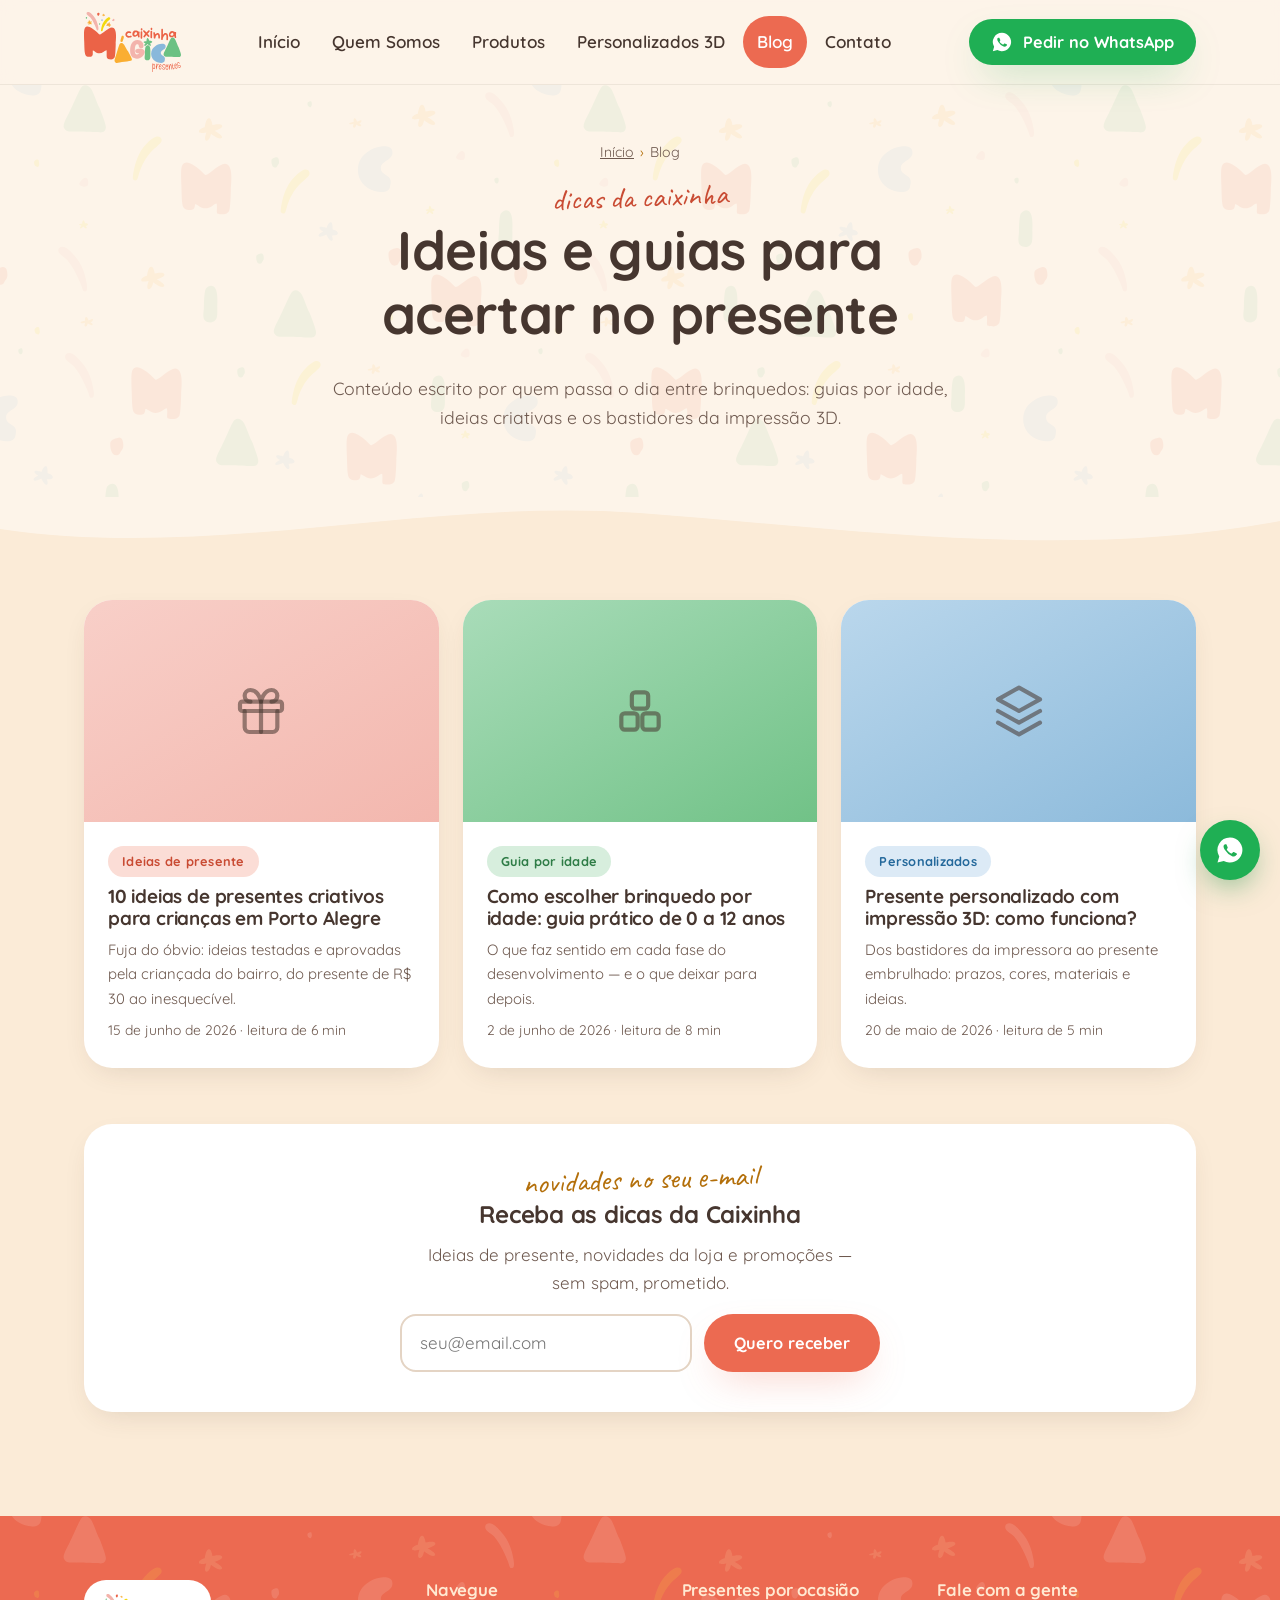
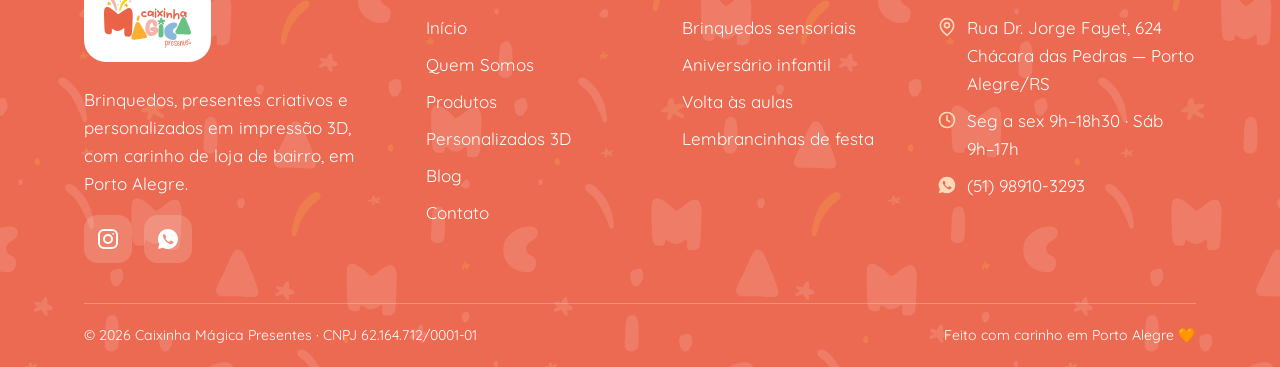
<file: blog.html>
<!DOCTYPE html>
<html lang="pt-BR">
<head>
  <meta charset="UTF-8">
  <meta name="viewport" content="width=device-width, initial-scale=1">
  <meta name="theme-color" content="#FDF4E9">

  <title>Blog — Dicas de Presentes e Brinquedos | Caixinha Mágica Presentes</title>
  <meta name="description" content="Dicas de presentes para crianças, guias de brinquedos por idade e ideias de personalizados em 3D. O blog da Caixinha Mágica Presentes, de Porto Alegre.">
  <link rel="canonical" href="https://caixinhamagicapresentes.com.br/blog.html">

  <meta property="og:type" content="website">
  <meta property="og:title" content="Blog da Caixinha Mágica Presentes">
  <meta property="og:description" content="Dicas de presentes, guias por idade e ideias criativas.">
  <meta property="og:url" content="https://caixinhamagicapresentes.com.br/blog.html">
  <meta property="og:image" content="https://caixinhamagicapresentes.com.br/assets/og-capa.jpg">
  <meta property="og:locale" content="pt_BR">

  <link rel="preconnect" href="https://fonts.googleapis.com">
  <link rel="preconnect" href="https://fonts.gstatic.com" crossorigin>
  <link href="https://fonts.googleapis.com/css2?family=Quicksand:wght@400;500;600;700&family=Caveat:wght@600;700&display=swap" rel="stylesheet">
  <link rel="stylesheet" href="css/style.css">
  <link rel="icon" type="image/svg+xml" href="assets/simbolo-m-coral.svg">

  <script type="application/ld+json">
  {
    "@context": "https://schema.org",
    "@type": "Blog",
    "name": "Blog da Caixinha Mágica Presentes",
    "url": "https://caixinhamagicapresentes.com.br/blog.html",
    "publisher": { "@id": "https://caixinhamagicapresentes.com.br/#loja" },
    "inLanguage": "pt-BR"
  }
  </script>
  <script type="application/ld+json">
  {
    "@context": "https://schema.org",
    "@type": "BreadcrumbList",
    "itemListElement": [
      { "@type": "ListItem", "position": 1, "name": "Início", "item": "https://caixinhamagicapresentes.com.br/" },
      { "@type": "ListItem", "position": 2, "name": "Blog", "item": "https://caixinhamagicapresentes.com.br/blog.html" }
    ]
  }
  </script>
</head>
<body>
<a class="skip-link" href="#conteudo">Pular para o conteúdo</a>

<!-- HEADER — Elementor Pro: Theme Builder > Header -->
<header class="header">
  <div class="container header__inner">
    <a class="header__logo" href="index.html" aria-label="Caixinha Mágica Presentes — página inicial">
      <img src="assets/logo-principal.svg" alt="Logotipo Caixinha Mágica Presentes" width="150" height="93">
    </a>
    <input type="checkbox" id="nav-toggle" class="nav-toggle" aria-hidden="true">
    <label for="nav-toggle" class="nav-toggle-label" aria-label="Abrir menu de navegação">
      <svg viewBox="0 0 24 24" width="26" height="26" fill="none" stroke="currentColor" stroke-width="2.4" stroke-linecap="round"><path d="M4 7h16M4 12h16M4 17h16"/></svg>
    </label>
    <nav class="nav" aria-label="Navegação principal">
      <a href="index.html">Início</a>
      <a href="quem-somos.html">Quem Somos</a>
      <a href="produtos.html">Produtos</a>
      <a href="presentes-personalizados.html">Personalizados 3D</a>
      <a href="blog.html" aria-current="page">Blog</a>
      <a href="contato.html">Contato</a>
    </nav>
    <a class="btn btn--zap header__cta" href="https://wa.me/5551989103293" target="_blank" rel="noopener">
      <svg viewBox="0 0 24 24" aria-hidden="true"><path d="M12 2a10 10 0 0 0-8.6 15.1L2 22l5-1.3A10 10 0 1 0 12 2Zm5 13.9c-.2.6-1.2 1.2-1.7 1.2-.4.1-1 .1-1.6-.1a13 13 0 0 1-5.7-5C6.9 10.5 6.6 9 7 8.3c.2-.4.6-1 1.1-1h.6c.2 0 .4 0 .6.5l.8 2c.1.2.1.4 0 .6l-.5.8c-.1.2-.2.4 0 .7.5.8 1.9 2.2 3.3 2.8.3.1.5.1.7-.1l.8-.9c.2-.3.4-.2.7-.1l1.9.9c.3.2.5.3.5.4 0 .2 0 .6-.2 1Z" fill="currentColor" stroke="none"/></svg>
      Pedir no WhatsApp
    </a>
  </div>
</header>

<main id="conteudo">

  <!-- HERO -->
  <section class="hero secao" aria-labelledby="titulo-pagina" style="padding-block: 56px 48px;">
    <div class="fundo-confete" aria-hidden="true"></div>
    <div class="container centro" style="max-width:680px;">
      <nav class="breadcrumb" aria-label="Trilha de navegação">
        <ol style="justify-content:center;">
          <li><a href="index.html">Início</a></li>
          <li aria-current="page">Blog</li>
        </ol>
      </nav>
      <span class="kicker">dicas da caixinha</span>
      <h1 id="titulo-pagina">Ideias e guias para acertar no presente</h1>
      <p class="texto-suave" style="font-size:1.1rem;">Conteúdo escrito por quem passa o dia entre brinquedos: guias por idade, ideias criativas e os bastidores da impressão 3D.</p>
    </div>
  </section>

  <svg class="onda" viewBox="0 0 1440 56" preserveAspectRatio="none" aria-hidden="true"><path fill="#FBEBD7" d="M0,32 C240,64 480,0 720,16 C960,32 1200,64 1440,24 L1440,56 L0,56 Z"/></svg>

  <!-- LISTAGEM — Elementor Pro: Posts widget (grade 3 col, paginação) -->
  <section class="secao secao--creme2 revela" aria-labelledby="titulo-artigos" style="padding-top:48px;">
    <div class="container">
      <h2 id="titulo-artigos" class="sr-only">Artigos do blog</h2>
      <div class="grid-3">
        <a class="card-post" href="blog/presentes-criativos-criancas-porto-alegre.html">
          <div class="card-post__capa foto-placeholder--rosa" role="img" aria-label="Capa do artigo sobre presentes criativos">
            <svg viewBox="0 0 24 24" fill="none" stroke="currentColor" stroke-width="1.8" stroke-linecap="round" stroke-linejoin="round" aria-hidden="true"><rect x="3" y="8" width="18" height="4" rx="1"/><path d="M12 8v13"/><path d="M19 12v7a2 2 0 0 1-2 2H7a2 2 0 0 1-2-2v-7"/><path d="M7.5 8a2.5 2.5 0 0 1 0-5C11 3 12 8 12 8s1-5 4.5-5a2.5 2.5 0 0 1 0 5"/></svg>
          </div>
          <div class="card-post__corpo">
            <span class="card-post__tag tag--coral">Ideias de presente</span>
            <h3>10 ideias de presentes criativos para crianças em Porto Alegre</h3>
            <p class="texto-suave" style="font-size:.93rem; margin:0;">Fuja do óbvio: ideias testadas e aprovadas pela criançada do bairro, do presente de R$ 30 ao inesquecível.</p>
            <time datetime="2026-06-15">15 de junho de 2026 · leitura de 6 min</time>
          </div>
        </a>
        <a class="card-post" href="blog/brinquedos-por-idade-guia.html">
          <div class="card-post__capa foto-placeholder--verde" role="img" aria-label="Capa do guia de brinquedos por idade">
            <svg viewBox="0 0 24 24" fill="none" stroke="currentColor" stroke-width="1.8" stroke-linecap="round" stroke-linejoin="round" aria-hidden="true"><rect x="4" y="13" width="7" height="7" rx="1.5"/><rect x="13" y="13" width="7" height="7" rx="1.5"/><rect x="8.5" y="4" width="7" height="7" rx="1.5"/></svg>
          </div>
          <div class="card-post__corpo">
            <span class="card-post__tag tag--verde">Guia por idade</span>
            <h3>Como escolher brinquedo por idade: guia prático de 0 a 12 anos</h3>
            <p class="texto-suave" style="font-size:.93rem; margin:0;">O que faz sentido em cada fase do desenvolvimento — e o que deixar para depois.</p>
            <time datetime="2026-06-02">2 de junho de 2026 · leitura de 8 min</time>
          </div>
        </a>
        <a class="card-post" href="blog/presente-personalizado-impressao-3d.html">
          <div class="card-post__capa foto-placeholder--azul" role="img" aria-label="Capa do artigo sobre impressão 3D">
            <svg viewBox="0 0 24 24" fill="none" stroke="currentColor" stroke-width="1.8" stroke-linecap="round" stroke-linejoin="round" aria-hidden="true"><path d="M12 2 3 7l9 5 9-5-9-5Z"/><path d="M3 12l9 5 9-5"/><path d="M3 17l9 5 9-5"/></svg>
          </div>
          <div class="card-post__corpo">
            <span class="card-post__tag tag--azul">Personalizados</span>
            <h3>Presente personalizado com impressão 3D: como funciona?</h3>
            <p class="texto-suave" style="font-size:.93rem; margin:0;">Dos bastidores da impressora ao presente embrulhado: prazos, cores, materiais e ideias.</p>
            <time datetime="2026-05-20">20 de maio de 2026 · leitura de 5 min</time>
          </div>
        </a>
      </div>

      <!-- Elementor Pro: Form widget (newsletter) -->
      <div class="card revela" style="margin-top:56px; padding:40px; text-align:center;">
        <span class="kicker kicker--laranja">novidades no seu e-mail</span>
        <h2 style="font-size:1.5rem;">Receba as dicas da Caixinha</h2>
        <p class="texto-suave" style="max-width:46ch; margin-inline:auto;">Ideias de presente, novidades da loja e promoções — sem spam, prometido.</p>
        <form class="form" style="max-width:480px; margin-inline:auto; grid-template-columns:1fr auto; gap:12px;" action="#" method="post">
          <div style="text-align:left;">
            <label for="news-email" class="sr-only">Seu melhor e-mail</label>
            <input type="email" id="news-email" name="email" placeholder="seu@email.com" autocomplete="email" required>
          </div>
          <button type="submit" class="btn btn--coral">Quero receber</button>
        </form>
      </div>
    </div>
  </section>

</main>

<!-- FOOTER — Elementor Pro: Theme Builder > Footer -->
<footer class="footer">
  <div class="fundo-confete" aria-hidden="true"></div>
  <div class="container">
    <div class="footer__grid">
      <div>
        <span class="footer__logo"><img src="assets/logo-principal.svg" alt="Caixinha Mágica Presentes" width="135" height="84"></span>
        <p style="max-width:32ch;">Brinquedos, presentes criativos e personalizados em impressão 3D, com carinho de loja de bairro, em Porto Alegre.</p>
        <div class="footer__social">
          <a href="https://www.instagram.com/caixinhamagica.presentes/" target="_blank" rel="noopener" aria-label="Instagram da Caixinha Mágica Presentes">
            <svg viewBox="0 0 24 24" fill="none" stroke="currentColor" stroke-width="2" stroke-linecap="round" stroke-linejoin="round" aria-hidden="true"><rect x="3" y="3" width="18" height="18" rx="5"/><circle cx="12" cy="12" r="4"/><circle cx="17.2" cy="6.8" r=".9" fill="currentColor" stroke="none"/></svg>
          </a>
          <a href="https://wa.me/5551989103293" target="_blank" rel="noopener" aria-label="WhatsApp da Caixinha Mágica Presentes">
            <svg viewBox="0 0 24 24" aria-hidden="true"><path d="M12 2a10 10 0 0 0-8.6 15.1L2 22l5-1.3A10 10 0 1 0 12 2Zm5 13.9c-.2.6-1.2 1.2-1.7 1.2-.4.1-1 .1-1.6-.1a13 13 0 0 1-5.7-5C6.9 10.5 6.6 9 7 8.3c.2-.4.6-1 1.1-1h.6c.2 0 .4 0 .6.5l.8 2c.1.2.1.4 0 .6l-.5.8c-.1.2-.2.4 0 .7.5.8 1.9 2.2 3.3 2.8.3.1.5.1.7-.1l.8-.9c.2-.3.4-.2.7-.1l1.9.9c.3.2.5.3.5.4 0 .2 0 .6-.2 1Z" fill="currentColor" stroke="none"/></svg>
          </a>
        </div>
      </div>
      <nav aria-label="Links do rodapé">
        <h3>Navegue</h3>
        <ul>
          <li><a href="index.html">Início</a></li>
          <li><a href="quem-somos.html">Quem Somos</a></li>
          <li><a href="produtos.html">Produtos</a></li>
          <li><a href="presentes-personalizados.html">Personalizados 3D</a></li>
          <li><a href="blog.html">Blog</a></li>
          <li><a href="contato.html">Contato</a></li>
        </ul>
      </nav>
      <div>
        <h3>Presentes por ocasião</h3>
        <ul>
          <li><a href="produtos.html#neurodivergentes">Brinquedos sensoriais</a></li>
          <li><a href="produtos.html#jogos">Aniversário infantil</a></li>
          <li><a href="produtos.html#educativos">Volta às aulas</a></li>
          <li><a href="presentes-personalizados.html">Lembrancinhas de festa</a></li>
        </ul>
      </div>
      <div>
        <h3>Fale com a gente</h3>
        <ul>
          <li class="footer__item">
            <svg viewBox="0 0 24 24" fill="none" stroke="currentColor" stroke-width="2" stroke-linecap="round" stroke-linejoin="round" aria-hidden="true"><path d="M20 10c0 6-8 12-8 12s-8-6-8-12a8 8 0 0 1 16 0Z"/><circle cx="12" cy="10" r="3"/></svg>
            <span>Rua Dr. Jorge Fayet, 624<br>Chácara das Pedras — Porto Alegre/RS</span>
          </li>
          <li class="footer__item">
            <svg viewBox="0 0 24 24" fill="none" stroke="currentColor" stroke-width="2" stroke-linecap="round" stroke-linejoin="round" aria-hidden="true"><circle cx="12" cy="12" r="9"/><path d="M12 7v5l3 2"/></svg>
            <span>Seg a sex 9h–18h30 · Sáb 9h–17h</span>
          </li>
          <li class="footer__item">
            <svg viewBox="0 0 24 24" aria-hidden="true"><path d="M12 2a10 10 0 0 0-8.6 15.1L2 22l5-1.3A10 10 0 1 0 12 2Zm5 13.9c-.2.6-1.2 1.2-1.7 1.2-.4.1-1 .1-1.6-.1a13 13 0 0 1-5.7-5C6.9 10.5 6.6 9 7 8.3c.2-.4.6-1 1.1-1h.6c.2 0 .4 0 .6.5l.8 2c.1.2.1.4 0 .6l-.5.8c-.1.2-.2.4 0 .7.5.8 1.9 2.2 3.3 2.8.3.1.5.1.7-.1l.8-.9c.2-.3.4-.2.7-.1l1.9.9c.3.2.5.3.5.4 0 .2 0 .6-.2 1Z" fill="currentColor" stroke="none"/></svg>
            <span><a href="https://wa.me/5551989103293" target="_blank" rel="noopener">(51) 98910-3293</a></span>
          </li>
        </ul>
      </div>
    </div>
    <div class="footer__bar">
      <span>© <span id="ano-atual">2026</span> Caixinha Mágica Presentes · CNPJ 62.164.712/0001-01</span>
      <span>Feito com carinho em Porto Alegre 🧡</span>
    </div>
  </div>
</footer>

<a class="zap-flutuante" href="https://wa.me/5551989103293?text=Oi!%20Vim%20pelo%20site%20da%20Caixinha%20M%C3%A1gica%20%F0%9F%8E%81" target="_blank" rel="noopener" aria-label="Conversar no WhatsApp">
  <svg viewBox="0 0 24 24" aria-hidden="true"><path d="M12 2a10 10 0 0 0-8.6 15.1L2 22l5-1.3A10 10 0 1 0 12 2Zm5 13.9c-.2.6-1.2 1.2-1.7 1.2-.4.1-1 .1-1.6-.1a13 13 0 0 1-5.7-5C6.9 10.5 6.6 9 7 8.3c.2-.4.6-1 1.1-1h.6c.2 0 .4 0 .6.5l.8 2c.1.2.1.4 0 .6l-.5.8c-.1.2-.2.4 0 .7.5.8 1.9 2.2 3.3 2.8.3.1.5.1.7-.1l.8-.9c.2-.3.4-.2.7-.1l1.9.9c.3.2.5.3.5.4 0 .2 0 .6-.2 1Z" fill="currentColor" stroke="none"/></svg>
</a>

<script src="js/main.js" defer></script>
</body>
</html>
</file>
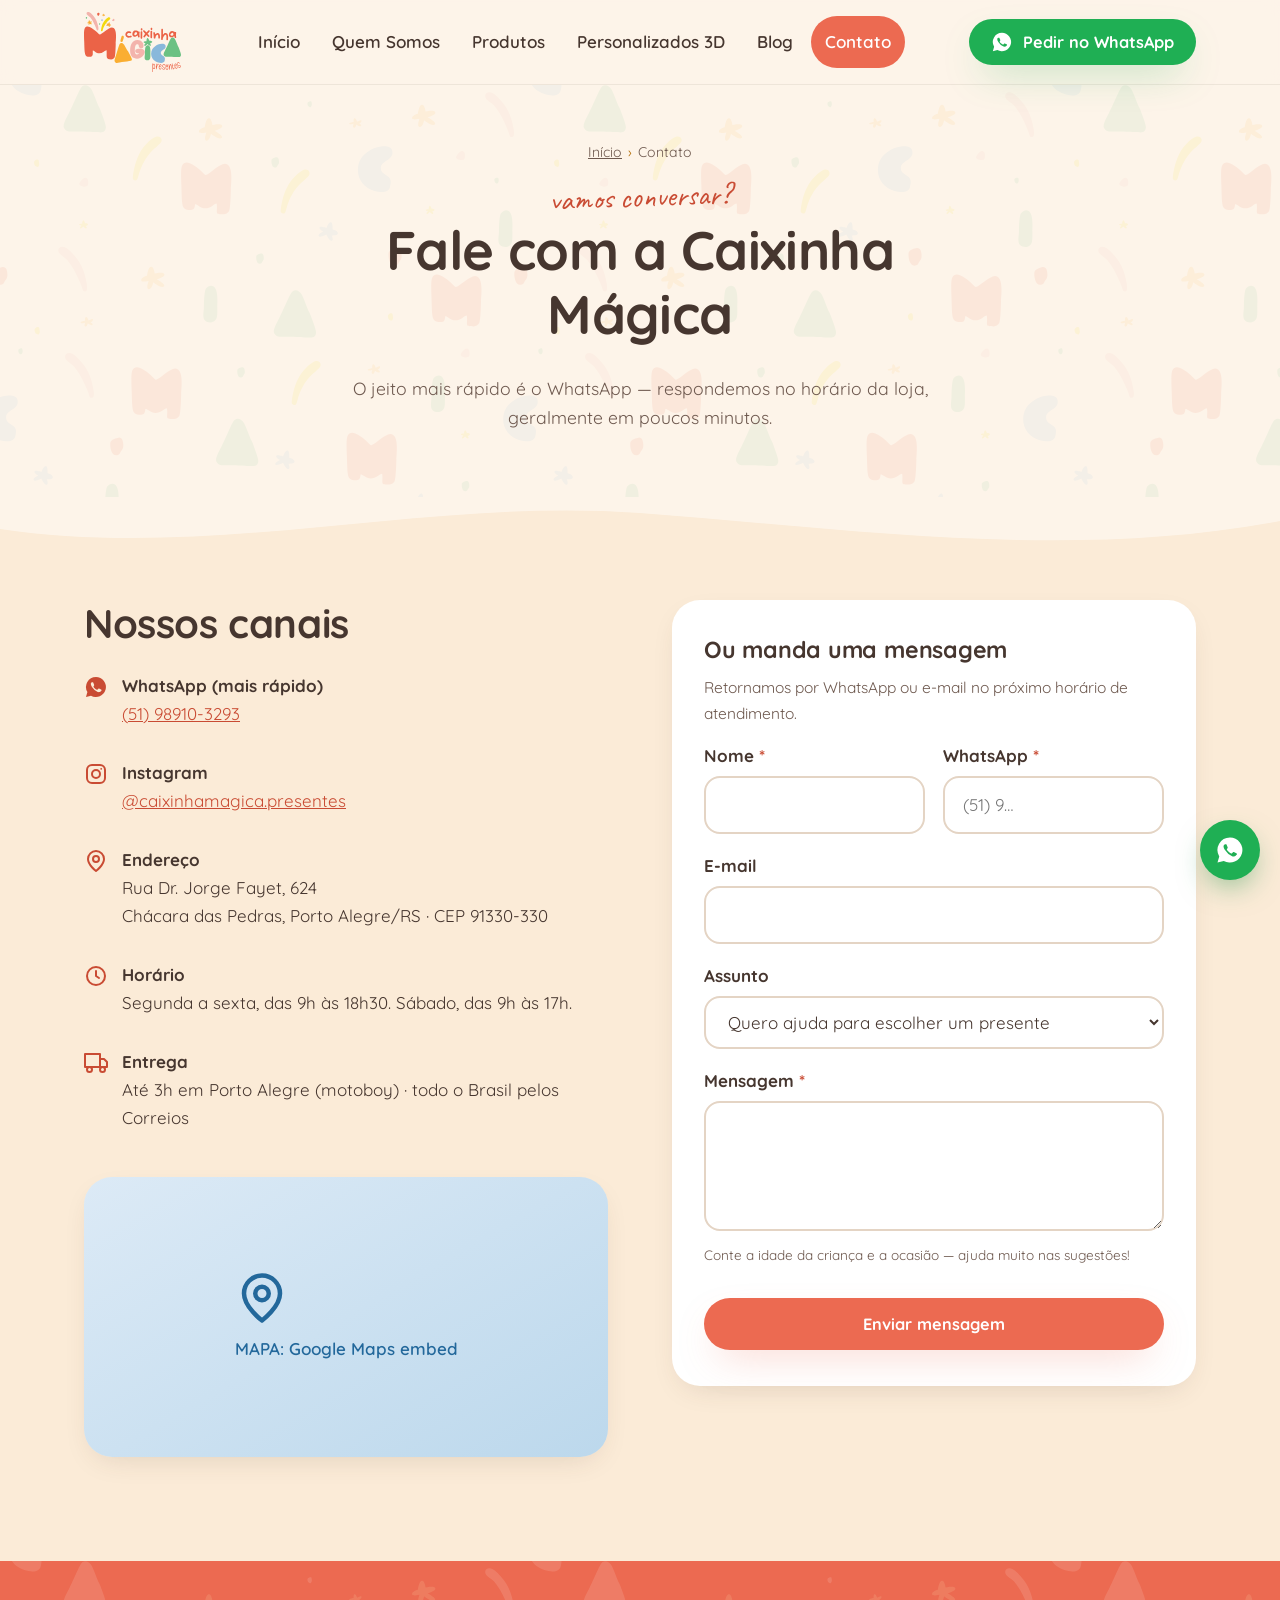
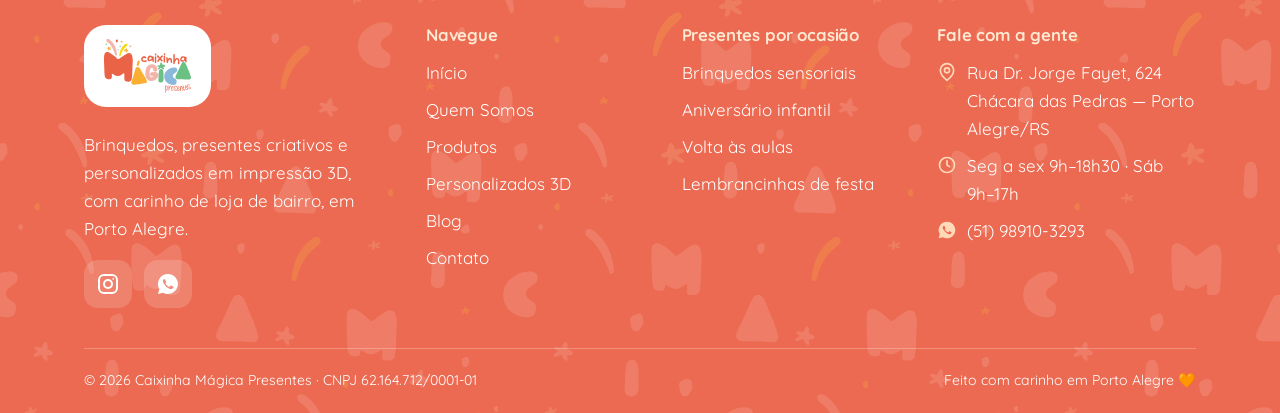
<file: contato.html>
<!DOCTYPE html>
<html lang="pt-BR">
<head>
  <meta charset="UTF-8">
  <meta name="viewport" content="width=device-width, initial-scale=1">
  <meta name="theme-color" content="#FDF4E9">

  <title>Contato e Localização | Caixinha Mágica Presentes — Porto Alegre</title>
  <meta name="description" content="Fale com a Caixinha Mágica Presentes: WhatsApp, Instagram e endereço na Chácara das Pedras, Porto Alegre. Rua Dr. Jorge Fayet, 624. Venha nos visitar!">
  <link rel="canonical" href="https://caixinhamagicapresentes.com.br/contato.html">

  <meta property="og:type" content="website">
  <meta property="og:title" content="Contato | Caixinha Mágica Presentes">
  <meta property="og:description" content="WhatsApp, Instagram e endereço da loja na Chácara das Pedras, Porto Alegre.">
  <meta property="og:url" content="https://caixinhamagicapresentes.com.br/contato.html">
  <meta property="og:image" content="https://caixinhamagicapresentes.com.br/assets/og-capa.jpg">
  <meta property="og:locale" content="pt_BR">

  <link rel="preconnect" href="https://fonts.googleapis.com">
  <link rel="preconnect" href="https://fonts.gstatic.com" crossorigin>
  <link href="https://fonts.googleapis.com/css2?family=Quicksand:wght@400;500;600;700&family=Caveat:wght@600;700&display=swap" rel="stylesheet">
  <link rel="stylesheet" href="css/style.css">
  <link rel="icon" type="image/svg+xml" href="assets/simbolo-m-coral.svg">

  <script type="application/ld+json">
  {
    "@context": "https://schema.org",
    "@type": "ContactPage",
    "name": "Contato — Caixinha Mágica Presentes",
    "url": "https://caixinhamagicapresentes.com.br/contato.html",
    "mainEntity": { "@id": "https://caixinhamagicapresentes.com.br/#loja" }
  }
  </script>
  <script type="application/ld+json">
  {
    "@context": "https://schema.org",
    "@type": "BreadcrumbList",
    "itemListElement": [
      { "@type": "ListItem", "position": 1, "name": "Início", "item": "https://caixinhamagicapresentes.com.br/" },
      { "@type": "ListItem", "position": 2, "name": "Contato", "item": "https://caixinhamagicapresentes.com.br/contato.html" }
    ]
  }
  </script>
</head>
<body>
<a class="skip-link" href="#conteudo">Pular para o conteúdo</a>

<!-- HEADER — Elementor Pro: Theme Builder > Header -->
<header class="header">
  <div class="container header__inner">
    <a class="header__logo" href="index.html" aria-label="Caixinha Mágica Presentes — página inicial">
      <img src="assets/logo-principal.svg" alt="Logotipo Caixinha Mágica Presentes" width="150" height="93">
    </a>
    <input type="checkbox" id="nav-toggle" class="nav-toggle" aria-hidden="true">
    <label for="nav-toggle" class="nav-toggle-label" aria-label="Abrir menu de navegação">
      <svg viewBox="0 0 24 24" width="26" height="26" fill="none" stroke="currentColor" stroke-width="2.4" stroke-linecap="round"><path d="M4 7h16M4 12h16M4 17h16"/></svg>
    </label>
    <nav class="nav" aria-label="Navegação principal">
      <a href="index.html">Início</a>
      <a href="quem-somos.html">Quem Somos</a>
      <a href="produtos.html">Produtos</a>
      <a href="presentes-personalizados.html">Personalizados 3D</a>
      <a href="blog.html">Blog</a>
      <a href="contato.html" aria-current="page">Contato</a>
    </nav>
    <a class="btn btn--zap header__cta" href="https://wa.me/5551989103293" target="_blank" rel="noopener">
      <svg viewBox="0 0 24 24" aria-hidden="true"><path d="M12 2a10 10 0 0 0-8.6 15.1L2 22l5-1.3A10 10 0 1 0 12 2Zm5 13.9c-.2.6-1.2 1.2-1.7 1.2-.4.1-1 .1-1.6-.1a13 13 0 0 1-5.7-5C6.9 10.5 6.6 9 7 8.3c.2-.4.6-1 1.1-1h.6c.2 0 .4 0 .6.5l.8 2c.1.2.1.4 0 .6l-.5.8c-.1.2-.2.4 0 .7.5.8 1.9 2.2 3.3 2.8.3.1.5.1.7-.1l.8-.9c.2-.3.4-.2.7-.1l1.9.9c.3.2.5.3.5.4 0 .2 0 .6-.2 1Z" fill="currentColor" stroke="none"/></svg>
      Pedir no WhatsApp
    </a>
  </div>
</header>

<main id="conteudo">

  <!-- HERO -->
  <section class="hero secao" aria-labelledby="titulo-pagina" style="padding-block: 56px 48px;">
    <div class="fundo-confete" aria-hidden="true"></div>
    <div class="container centro" style="max-width:640px;">
      <nav class="breadcrumb" aria-label="Trilha de navegação">
        <ol style="justify-content:center;">
          <li><a href="index.html">Início</a></li>
          <li aria-current="page">Contato</li>
        </ol>
      </nav>
      <span class="kicker">vamos conversar?</span>
      <h1 id="titulo-pagina">Fale com a Caixinha Mágica</h1>
      <p class="texto-suave" style="font-size:1.1rem;">O jeito mais rápido é o WhatsApp — respondemos no horário da loja, geralmente em poucos minutos.</p>
    </div>
  </section>

  <svg class="onda" viewBox="0 0 1440 56" preserveAspectRatio="none" aria-hidden="true"><path fill="#FBEBD7" d="M0,32 C240,64 480,0 720,16 C960,32 1200,64 1440,24 L1440,56 L0,56 Z"/></svg>

  <!-- CONTATO + FORM — Elementor: Container 2 col (Icon List + Form Pro) -->
  <section class="secao secao--creme2 revela" aria-labelledby="titulo-canais" style="padding-top:48px;">
    <div class="container grid-2" style="align-items:start;">
      <div>
        <h2 id="titulo-canais">Nossos canais</h2>
        <div class="info-contato" style="margin-top:24px;">
          <div class="info-contato__item">
            <svg viewBox="0 0 24 24" aria-hidden="true"><path d="M12 2a10 10 0 0 0-8.6 15.1L2 22l5-1.3A10 10 0 1 0 12 2Zm5 13.9c-.2.6-1.2 1.2-1.7 1.2-.4.1-1 .1-1.6-.1a13 13 0 0 1-5.7-5C6.9 10.5 6.6 9 7 8.3c.2-.4.6-1 1.1-1h.6c.2 0 .4 0 .6.5l.8 2c.1.2.1.4 0 .6l-.5.8c-.1.2-.2.4 0 .7.5.8 1.9 2.2 3.3 2.8.3.1.5.1.7-.1l.8-.9c.2-.3.4-.2.7-.1l1.9.9c.3.2.5.3.5.4 0 .2 0 .6-.2 1Z" fill="currentColor" stroke="none"/></svg>
            <p><b>WhatsApp (mais rápido)</b><a href="https://wa.me/5551989103293" target="_blank" rel="noopener">(51) 98910-3293</a></p>
          </div>
          <div class="info-contato__item">
            <svg viewBox="0 0 24 24" fill="none" stroke="currentColor" stroke-width="2" stroke-linecap="round" stroke-linejoin="round" aria-hidden="true"><rect x="3" y="3" width="18" height="18" rx="5"/><circle cx="12" cy="12" r="4"/><circle cx="17.2" cy="6.8" r=".9" fill="currentColor" stroke="none"/></svg>
            <p><b>Instagram</b><a href="https://www.instagram.com/caixinhamagica.presentes/" target="_blank" rel="noopener">@caixinhamagica.presentes</a></p>
          </div>
          <div class="info-contato__item">
            <svg viewBox="0 0 24 24" fill="none" stroke="currentColor" stroke-width="2" stroke-linecap="round" stroke-linejoin="round" aria-hidden="true"><path d="M20 10c0 6-8 12-8 12s-8-6-8-12a8 8 0 0 1 16 0Z"/><circle cx="12" cy="10" r="3"/></svg>
            <p><b>Endereço</b>Rua Dr. Jorge Fayet, 624<br>Chácara das Pedras, Porto Alegre/RS · CEP 91330-330</p>
          </div>
          <div class="info-contato__item">
            <svg viewBox="0 0 24 24" fill="none" stroke="currentColor" stroke-width="2" stroke-linecap="round" stroke-linejoin="round" aria-hidden="true"><circle cx="12" cy="12" r="9"/><path d="M12 7v5l3 2"/></svg>
            <p><b>Horário</b>Segunda a sexta, das 9h às 18h30. Sábado, das 9h às 17h.</p>
          </div>
          <div class="info-contato__item">
            <svg viewBox="0 0 24 24" fill="none" stroke="currentColor" stroke-width="2" stroke-linecap="round" stroke-linejoin="round" aria-hidden="true"><rect x="1" y="3" width="15" height="13"/><path d="M16 8h4l3 3v5h-7V8Z"/><circle cx="5.5" cy="18.5" r="2.5"/><circle cx="18.5" cy="18.5" r="2.5"/></svg>
            <p><b>Entrega</b>Até 3h em Porto Alegre (motoboy) · todo o Brasil pelos Correios</p>
          </div>
        </div>
        <div class="mapa-placeholder" style="margin-top:28px; min-height:280px;" role="img" aria-label="Espaço reservado para o mapa do Google com a localização da loja">
          <div>
            <svg viewBox="0 0 24 24" fill="none" stroke="currentColor" stroke-width="2" stroke-linecap="round" stroke-linejoin="round" aria-hidden="true"><path d="M20 10c0 6-8 12-8 12s-8-6-8-12a8 8 0 0 1 16 0Z"/><circle cx="12" cy="10" r="3"/></svg>
            MAPA: Google Maps embed
          </div>
        </div>
      </div>

      <!-- Elementor Pro: Form widget (envio por e-mail + redirecionamento WhatsApp) -->
      <div class="card" style="padding:36px 32px;">
        <h2 style="font-size:1.45rem;">Ou manda uma mensagem</h2>
        <p class="texto-suave" style="font-size:.97rem;">Retornamos por WhatsApp ou e-mail no próximo horário de atendimento.</p>
        <form class="form form--2col" action="#" method="post">
          <div>
            <label for="c-nome">Nome <span class="obrigatorio" aria-hidden="true">*</span></label>
            <input type="text" id="c-nome" name="nome" autocomplete="name" required>
          </div>
          <div>
            <label for="c-zap">WhatsApp <span class="obrigatorio" aria-hidden="true">*</span></label>
            <input type="tel" id="c-zap" name="whatsapp" autocomplete="tel" inputmode="tel" placeholder="(51) 9…" required>
          </div>
          <div class="span-2">
            <label for="c-email">E-mail</label>
            <input type="email" id="c-email" name="email" autocomplete="email">
          </div>
          <div class="span-2">
            <label for="c-assunto">Assunto</label>
            <select id="c-assunto" name="assunto">
              <option>Quero ajuda para escolher um presente</option>
              <option>Orçamento de personalizado 3D</option>
              <option>Lembrancinhas para festa</option>
              <option>Outro assunto</option>
            </select>
          </div>
          <div class="span-2">
            <label for="c-msg">Mensagem <span class="obrigatorio" aria-hidden="true">*</span></label>
            <textarea id="c-msg" name="mensagem" required></textarea>
            <p class="ajuda">Conte a idade da criança e a ocasião — ajuda muito nas sugestões!</p>
          </div>
          <div class="span-2">
            <button type="submit" class="btn btn--coral" style="width:100%;">Enviar mensagem</button>
          </div>
        </form>
      </div>
    </div>
  </section>

</main>

<!-- FOOTER — Elementor Pro: Theme Builder > Footer -->
<footer class="footer">
  <div class="fundo-confete" aria-hidden="true"></div>
  <div class="container">
    <div class="footer__grid">
      <div>
        <span class="footer__logo"><img src="assets/logo-principal.svg" alt="Caixinha Mágica Presentes" width="135" height="84"></span>
        <p style="max-width:32ch;">Brinquedos, presentes criativos e personalizados em impressão 3D, com carinho de loja de bairro, em Porto Alegre.</p>
        <div class="footer__social">
          <a href="https://www.instagram.com/caixinhamagica.presentes/" target="_blank" rel="noopener" aria-label="Instagram da Caixinha Mágica Presentes">
            <svg viewBox="0 0 24 24" fill="none" stroke="currentColor" stroke-width="2" stroke-linecap="round" stroke-linejoin="round" aria-hidden="true"><rect x="3" y="3" width="18" height="18" rx="5"/><circle cx="12" cy="12" r="4"/><circle cx="17.2" cy="6.8" r=".9" fill="currentColor" stroke="none"/></svg>
          </a>
          <a href="https://wa.me/5551989103293" target="_blank" rel="noopener" aria-label="WhatsApp da Caixinha Mágica Presentes">
            <svg viewBox="0 0 24 24" aria-hidden="true"><path d="M12 2a10 10 0 0 0-8.6 15.1L2 22l5-1.3A10 10 0 1 0 12 2Zm5 13.9c-.2.6-1.2 1.2-1.7 1.2-.4.1-1 .1-1.6-.1a13 13 0 0 1-5.7-5C6.9 10.5 6.6 9 7 8.3c.2-.4.6-1 1.1-1h.6c.2 0 .4 0 .6.5l.8 2c.1.2.1.4 0 .6l-.5.8c-.1.2-.2.4 0 .7.5.8 1.9 2.2 3.3 2.8.3.1.5.1.7-.1l.8-.9c.2-.3.4-.2.7-.1l1.9.9c.3.2.5.3.5.4 0 .2 0 .6-.2 1Z" fill="currentColor" stroke="none"/></svg>
          </a>
        </div>
      </div>
      <nav aria-label="Links do rodapé">
        <h3>Navegue</h3>
        <ul>
          <li><a href="index.html">Início</a></li>
          <li><a href="quem-somos.html">Quem Somos</a></li>
          <li><a href="produtos.html">Produtos</a></li>
          <li><a href="presentes-personalizados.html">Personalizados 3D</a></li>
          <li><a href="blog.html">Blog</a></li>
          <li><a href="contato.html">Contato</a></li>
        </ul>
      </nav>
      <div>
        <h3>Presentes por ocasião</h3>
        <ul>
          <li><a href="produtos.html#neurodivergentes">Brinquedos sensoriais</a></li>
          <li><a href="produtos.html#jogos">Aniversário infantil</a></li>
          <li><a href="produtos.html#educativos">Volta às aulas</a></li>
          <li><a href="presentes-personalizados.html">Lembrancinhas de festa</a></li>
        </ul>
      </div>
      <div>
        <h3>Fale com a gente</h3>
        <ul>
          <li class="footer__item">
            <svg viewBox="0 0 24 24" fill="none" stroke="currentColor" stroke-width="2" stroke-linecap="round" stroke-linejoin="round" aria-hidden="true"><path d="M20 10c0 6-8 12-8 12s-8-6-8-12a8 8 0 0 1 16 0Z"/><circle cx="12" cy="10" r="3"/></svg>
            <span>Rua Dr. Jorge Fayet, 624<br>Chácara das Pedras — Porto Alegre/RS</span>
          </li>
          <li class="footer__item">
            <svg viewBox="0 0 24 24" fill="none" stroke="currentColor" stroke-width="2" stroke-linecap="round" stroke-linejoin="round" aria-hidden="true"><circle cx="12" cy="12" r="9"/><path d="M12 7v5l3 2"/></svg>
            <span>Seg a sex 9h–18h30 · Sáb 9h–17h</span>
          </li>
          <li class="footer__item">
            <svg viewBox="0 0 24 24" aria-hidden="true"><path d="M12 2a10 10 0 0 0-8.6 15.1L2 22l5-1.3A10 10 0 1 0 12 2Zm5 13.9c-.2.6-1.2 1.2-1.7 1.2-.4.1-1 .1-1.6-.1a13 13 0 0 1-5.7-5C6.9 10.5 6.6 9 7 8.3c.2-.4.6-1 1.1-1h.6c.2 0 .4 0 .6.5l.8 2c.1.2.1.4 0 .6l-.5.8c-.1.2-.2.4 0 .7.5.8 1.9 2.2 3.3 2.8.3.1.5.1.7-.1l.8-.9c.2-.3.4-.2.7-.1l1.9.9c.3.2.5.3.5.4 0 .2 0 .6-.2 1Z" fill="currentColor" stroke="none"/></svg>
            <span><a href="https://wa.me/5551989103293" target="_blank" rel="noopener">(51) 98910-3293</a></span>
          </li>
        </ul>
      </div>
    </div>
    <div class="footer__bar">
      <span>© <span id="ano-atual">2026</span> Caixinha Mágica Presentes · CNPJ 62.164.712/0001-01</span>
      <span>Feito com carinho em Porto Alegre 🧡</span>
    </div>
  </div>
</footer>

<a class="zap-flutuante" href="https://wa.me/5551989103293?text=Oi!%20Vim%20pelo%20site%20da%20Caixinha%20M%C3%A1gica%20%F0%9F%8E%81" target="_blank" rel="noopener" aria-label="Conversar no WhatsApp">
  <svg viewBox="0 0 24 24" aria-hidden="true"><path d="M12 2a10 10 0 0 0-8.6 15.1L2 22l5-1.3A10 10 0 1 0 12 2Zm5 13.9c-.2.6-1.2 1.2-1.7 1.2-.4.1-1 .1-1.6-.1a13 13 0 0 1-5.7-5C6.9 10.5 6.6 9 7 8.3c.2-.4.6-1 1.1-1h.6c.2 0 .4 0 .6.5l.8 2c.1.2.1.4 0 .6l-.5.8c-.1.2-.2.4 0 .7.5.8 1.9 2.2 3.3 2.8.3.1.5.1.7-.1l.8-.9c.2-.3.4-.2.7-.1l1.9.9c.3.2.5.3.5.4 0 .2 0 .6-.2 1Z" fill="currentColor" stroke="none"/></svg>
</a>

<script src="js/main.js" defer></script>
</body>
</html>
</file>
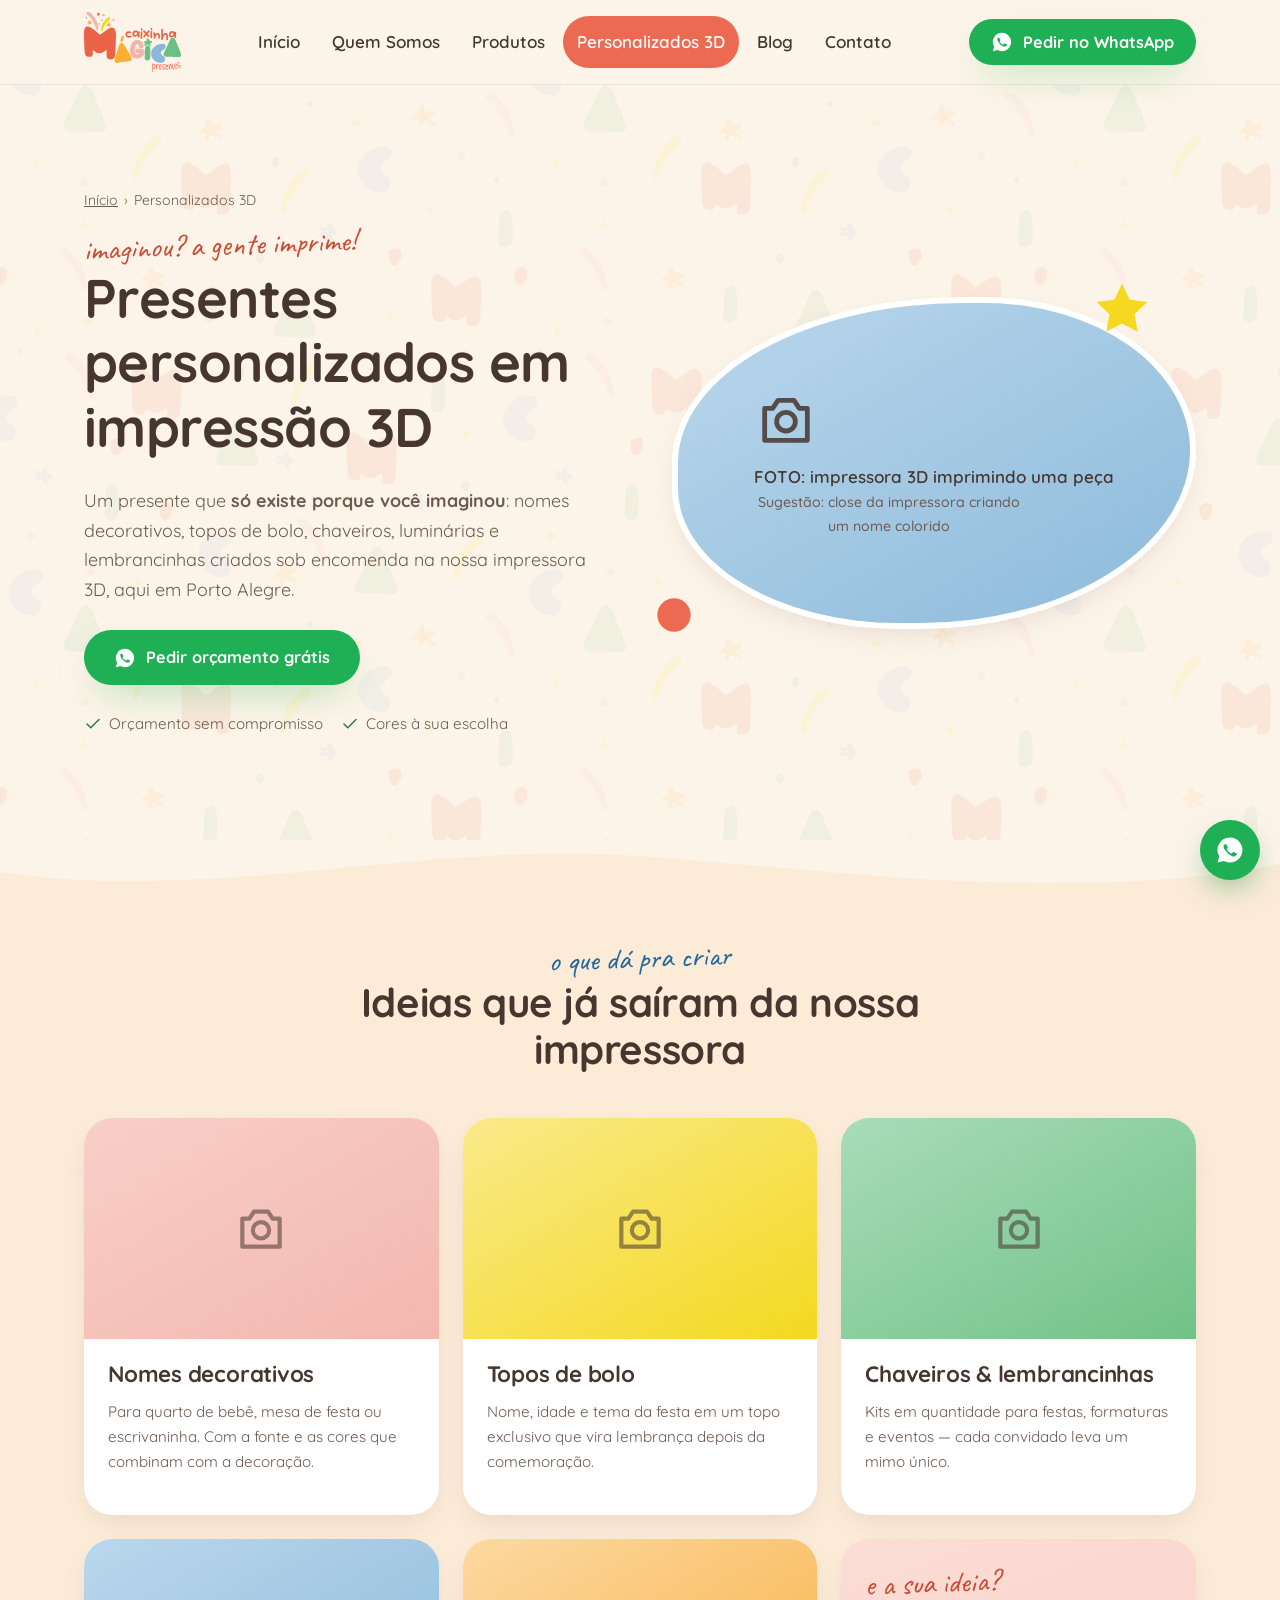
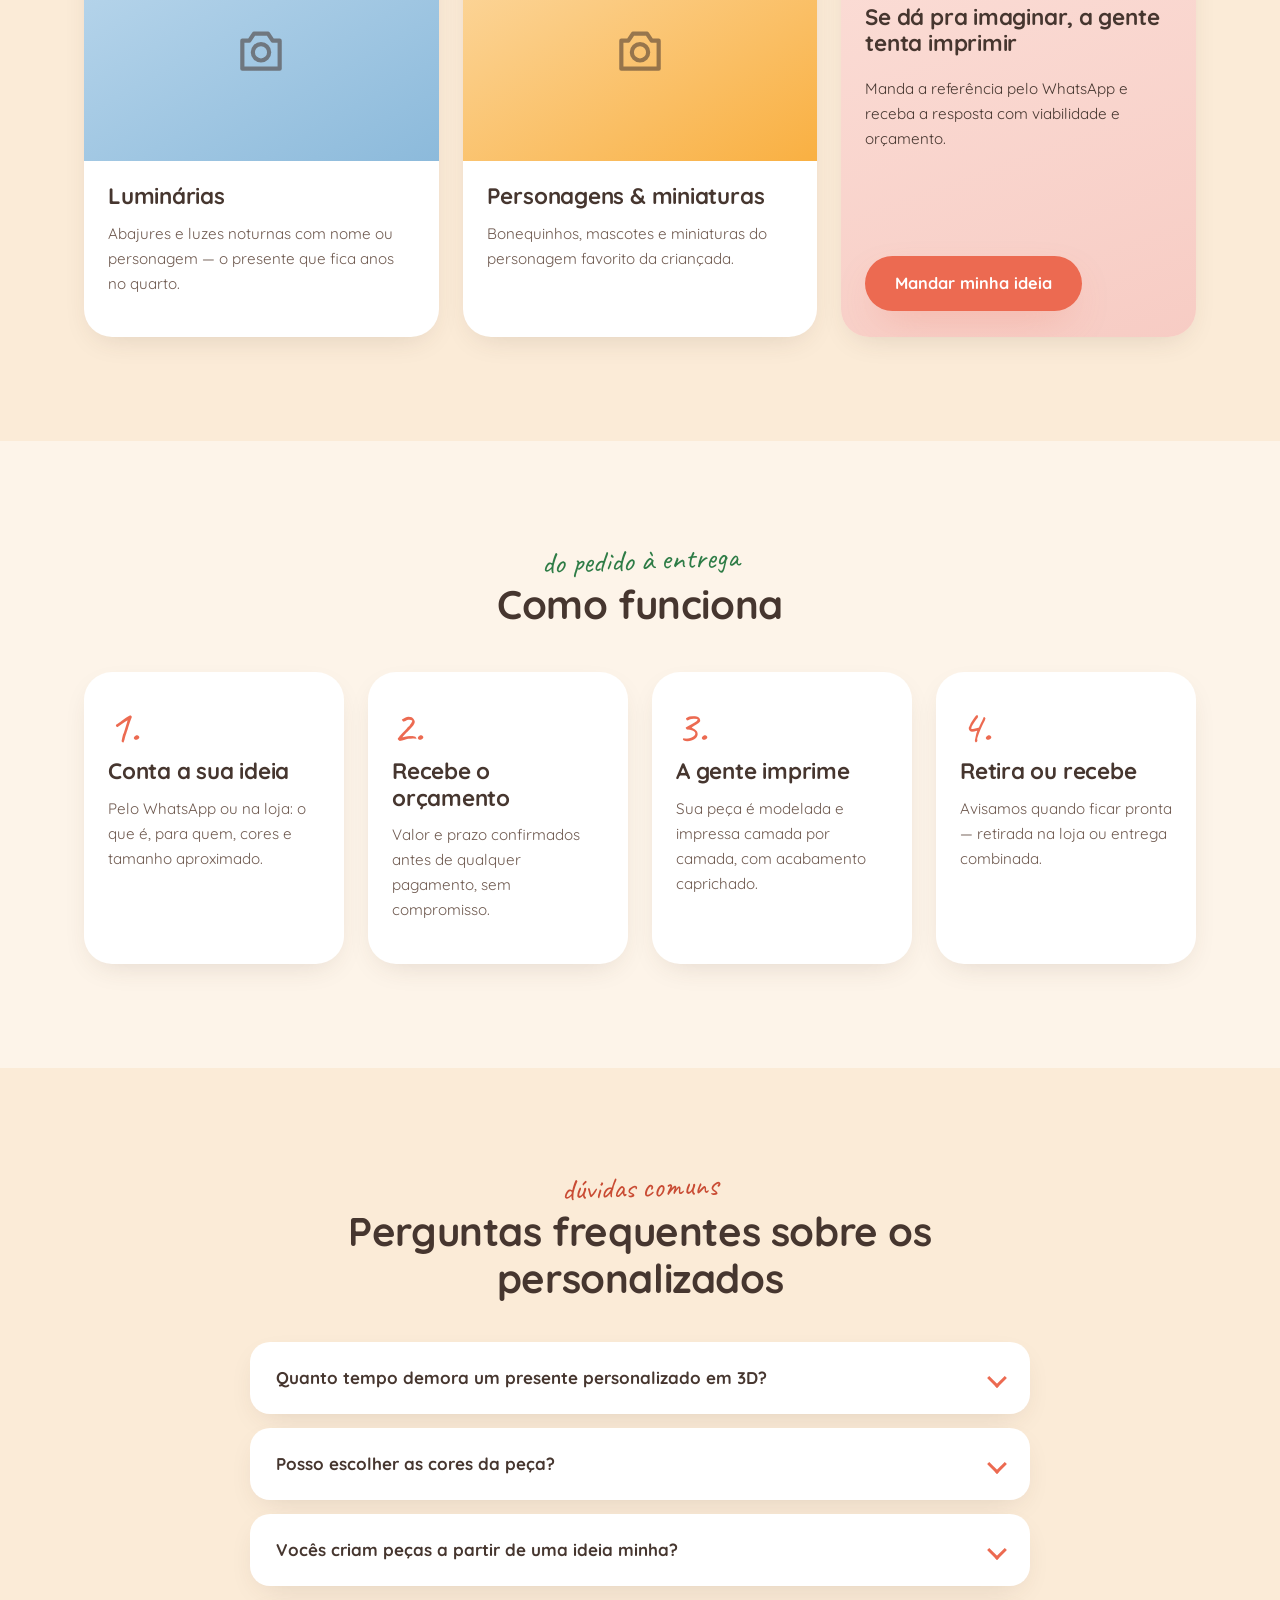
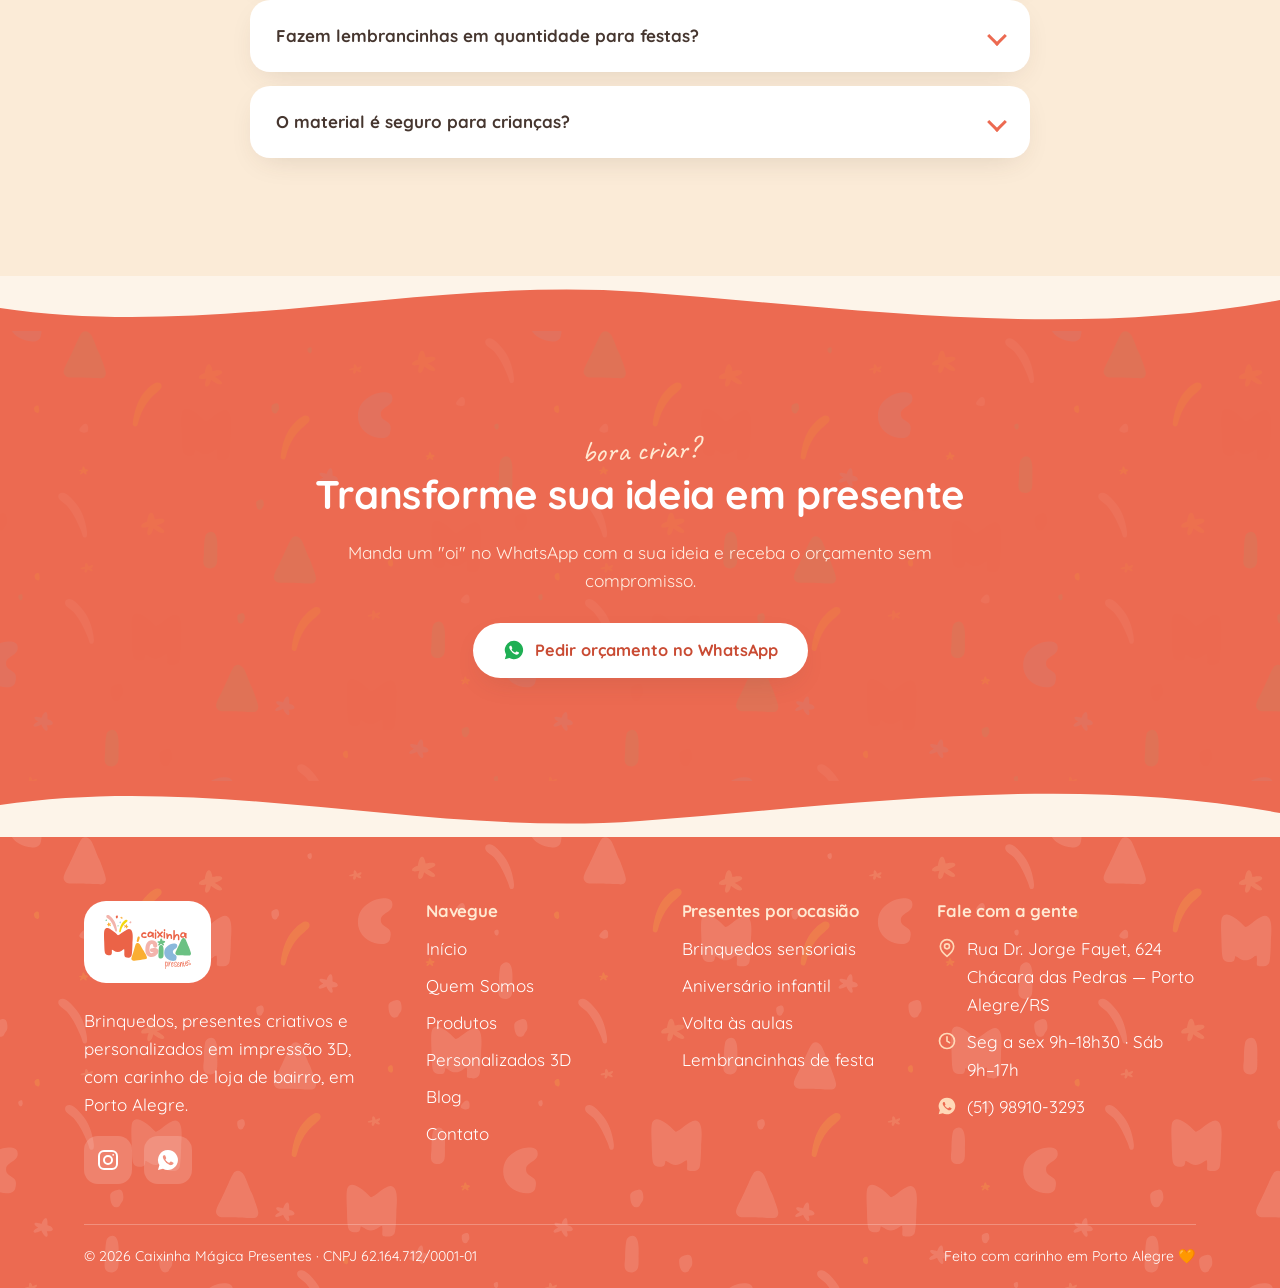
<file: presentes-personalizados.html>
<!DOCTYPE html>
<html lang="pt-BR">
<head>
  <meta charset="UTF-8">
  <meta name="viewport" content="width=device-width, initial-scale=1">
  <meta name="theme-color" content="#FDF4E9">

  <title>Presentes Personalizados em Impressão 3D em Porto Alegre | Caixinha Mágica</title>
  <meta name="description" content="Presentes personalizados em impressão 3D em Porto Alegre: nomes decorativos, topos de bolo, chaveiros e lembrancinhas sob encomenda. Peça um orçamento!">
  <link rel="canonical" href="https://caixinhamagicapresentes.com.br/presentes-personalizados.html">

  <meta property="og:type" content="website">
  <meta property="og:title" content="Presentes Personalizados em Impressão 3D | Caixinha Mágica Presentes">
  <meta property="og:description" content="Nomes decorativos, topos de bolo, chaveiros e lembrancinhas impressos em 3D sob encomenda, em Porto Alegre.">
  <meta property="og:url" content="https://caixinhamagicapresentes.com.br/presentes-personalizados.html">
  <meta property="og:image" content="https://caixinhamagicapresentes.com.br/assets/og-capa.jpg">
  <meta property="og:locale" content="pt_BR">

  <link rel="preconnect" href="https://fonts.googleapis.com">
  <link rel="preconnect" href="https://fonts.gstatic.com" crossorigin>
  <link href="https://fonts.googleapis.com/css2?family=Quicksand:wght@400;500;600;700&family=Caveat:wght@600;700&display=swap" rel="stylesheet">
  <link rel="stylesheet" href="css/style.css">
  <link rel="icon" type="image/svg+xml" href="assets/simbolo-m-coral.svg">

  <script type="application/ld+json">
  {
    "@context": "https://schema.org",
    "@type": "Service",
    "name": "Presentes personalizados em impressão 3D",
    "serviceType": "Impressão 3D personalizada de presentes e lembrancinhas",
    "provider": { "@id": "https://caixinhamagicapresentes.com.br/#loja" },
    "areaServed": { "@type": "City", "name": "Porto Alegre" },
    "url": "https://caixinhamagicapresentes.com.br/presentes-personalizados.html",
    "description": "Criação de presentes personalizados em impressão 3D: nomes decorativos, topos de bolo, chaveiros, luminárias e lembrancinhas de festa sob encomenda em Porto Alegre.",
    "hasOfferCatalog": {
      "@type": "OfferCatalog",
      "name": "Itens personalizados em 3D",
      "itemListElement": [
        { "@type": "Offer", "itemOffered": { "@type": "Product", "name": "Nome decorativo em 3D" } },
        { "@type": "Offer", "itemOffered": { "@type": "Product", "name": "Topo de bolo personalizado" } },
        { "@type": "Offer", "itemOffered": { "@type": "Product", "name": "Chaveiros personalizados" } },
        { "@type": "Offer", "itemOffered": { "@type": "Product", "name": "Luminária personalizada" } },
        { "@type": "Offer", "itemOffered": { "@type": "Product", "name": "Lembrancinhas de festa em 3D" } }
      ]
    }
  }
  </script>
  <script type="application/ld+json">
  {
    "@context": "https://schema.org",
    "@type": "FAQPage",
    "mainEntity": [
      {
        "@type": "Question",
        "name": "Quanto tempo demora um presente personalizado em 3D?",
        "acceptedAnswer": { "@type": "Answer", "text": "Depende da complexidade e do tamanho da peça. Em geral, itens simples como chaveiros ficam prontos em 2 a 4 dias úteis, e peças maiores, como luminárias e topos de bolo, em até 7 dias úteis. Confirmamos o prazo exato no orçamento." }
      },
      {
        "@type": "Question",
        "name": "Posso escolher as cores da peça impressa em 3D?",
        "acceptedAnswer": { "@type": "Answer", "text": "Sim! Trabalhamos com uma paleta de filamentos coloridos e você escolhe as combinações no momento do pedido." }
      },
      {
        "@type": "Question",
        "name": "Vocês criam peças a partir de uma ideia minha?",
        "acceptedAnswer": { "@type": "Answer", "text": "Sim. Você descreve a ideia (ou manda uma foto de referência) e a gente avalia a viabilidade, faz o orçamento e cria a peça sob medida." }
      },
      {
        "@type": "Question",
        "name": "Fazem lembrancinhas em quantidade para festas?",
        "acceptedAnswer": { "@type": "Answer", "text": "Fazemos sim! Orçamos por quantidade, com desconto progressivo para kits de festa. Recomendamos encomendar com pelo menos 2 semanas de antecedência." }
      }
    ]
  }
  </script>
  <script type="application/ld+json">
  {
    "@context": "https://schema.org",
    "@type": "BreadcrumbList",
    "itemListElement": [
      { "@type": "ListItem", "position": 1, "name": "Início", "item": "https://caixinhamagicapresentes.com.br/" },
      { "@type": "ListItem", "position": 2, "name": "Presentes Personalizados 3D", "item": "https://caixinhamagicapresentes.com.br/presentes-personalizados.html" }
    ]
  }
  </script>
</head>
<body>
<a class="skip-link" href="#conteudo">Pular para o conteúdo</a>

<!-- HEADER — Elementor Pro: Theme Builder > Header -->
<header class="header">
  <div class="container header__inner">
    <a class="header__logo" href="index.html" aria-label="Caixinha Mágica Presentes — página inicial">
      <img src="assets/logo-principal.svg" alt="Logotipo Caixinha Mágica Presentes" width="150" height="93">
    </a>
    <input type="checkbox" id="nav-toggle" class="nav-toggle" aria-hidden="true">
    <label for="nav-toggle" class="nav-toggle-label" aria-label="Abrir menu de navegação">
      <svg viewBox="0 0 24 24" width="26" height="26" fill="none" stroke="currentColor" stroke-width="2.4" stroke-linecap="round"><path d="M4 7h16M4 12h16M4 17h16"/></svg>
    </label>
    <nav class="nav" aria-label="Navegação principal">
      <a href="index.html">Início</a>
      <a href="quem-somos.html">Quem Somos</a>
      <a href="produtos.html">Produtos</a>
      <a href="presentes-personalizados.html" aria-current="page">Personalizados 3D</a>
      <a href="blog.html">Blog</a>
      <a href="contato.html">Contato</a>
    </nav>
    <a class="btn btn--zap header__cta" href="https://wa.me/5551989103293" target="_blank" rel="noopener">
      <svg viewBox="0 0 24 24" aria-hidden="true"><path d="M12 2a10 10 0 0 0-8.6 15.1L2 22l5-1.3A10 10 0 1 0 12 2Zm5 13.9c-.2.6-1.2 1.2-1.7 1.2-.4.1-1 .1-1.6-.1a13 13 0 0 1-5.7-5C6.9 10.5 6.6 9 7 8.3c.2-.4.6-1 1.1-1h.6c.2 0 .4 0 .6.5l.8 2c.1.2.1.4 0 .6l-.5.8c-.1.2-.2.4 0 .7.5.8 1.9 2.2 3.3 2.8.3.1.5.1.7-.1l.8-.9c.2-.3.4-.2.7-.1l1.9.9c.3.2.5.3.5.4 0 .2 0 .6-.2 1Z" fill="currentColor" stroke="none"/></svg>
      Pedir no WhatsApp
    </a>
  </div>
</header>

<main id="conteudo">

  <!-- HERO — Elementor: Container 2 col -->
  <section class="hero secao" aria-labelledby="titulo-pagina">
    <div class="fundo-confete" aria-hidden="true"></div>
    <div class="container grid-2">
      <div>
        <nav class="breadcrumb" aria-label="Trilha de navegação">
          <ol>
            <li><a href="index.html">Início</a></li>
            <li aria-current="page">Personalizados 3D</li>
          </ol>
        </nav>
        <span class="kicker">imaginou? a gente imprime!</span>
        <h1 id="titulo-pagina">Presentes personalizados em impressão 3D</h1>
        <p class="texto-suave" style="font-size:1.12rem; max-width:48ch;">
          Um presente que <strong>só existe porque você imaginou</strong>: nomes decorativos, topos de bolo, chaveiros, luminárias e lembrancinhas criados sob encomenda na nossa impressora 3D, aqui em Porto Alegre.
        </p>
        <div class="hero__acoes">
          <a class="btn btn--zap" href="https://wa.me/5551989103293?text=Oi!%20Quero%20um%20or%C3%A7amento%20de%20presente%20personalizado%20em%203D%20%E2%9C%A8" target="_blank" rel="noopener">
            <svg viewBox="0 0 24 24" aria-hidden="true"><path d="M12 2a10 10 0 0 0-8.6 15.1L2 22l5-1.3A10 10 0 1 0 12 2Zm5 13.9c-.2.6-1.2 1.2-1.7 1.2-.4.1-1 .1-1.6-.1a13 13 0 0 1-5.7-5C6.9 10.5 6.6 9 7 8.3c.2-.4.6-1 1.1-1h.6c.2 0 .4 0 .6.5l.8 2c.1.2.1.4 0 .6l-.5.8c-.1.2-.2.4 0 .7.5.8 1.9 2.2 3.3 2.8.3.1.5.1.7-.1l.8-.9c.2-.3.4-.2.7-.1l1.9.9c.3.2.5.3.5.4 0 .2 0 .6-.2 1Z" fill="currentColor" stroke="none"/></svg>
            Pedir orçamento grátis
          </a>
        </div>
        <div class="hero__meta">
          <span><svg viewBox="0 0 24 24" fill="none" stroke="currentColor" stroke-width="2" stroke-linecap="round" stroke-linejoin="round" aria-hidden="true"><path d="M20 6 9 17l-5-5"/></svg> Orçamento sem compromisso</span>
          <span><svg viewBox="0 0 24 24" fill="none" stroke="currentColor" stroke-width="2" stroke-linecap="round" stroke-linejoin="round" aria-hidden="true"><path d="M20 6 9 17l-5-5"/></svg> Cores à sua escolha</span>
        </div>
      </div>
      <div style="position:relative;">
        <div class="blob-frame blob-frame--borda">
          <div class="foto-placeholder foto-placeholder--azul" role="img" aria-label="Espaço reservado para foto da impressora 3D em funcionamento">
            <div>
              <svg viewBox="0 0 24 24" fill="none" stroke="currentColor" stroke-width="1.8" stroke-linecap="round" stroke-linejoin="round" aria-hidden="true"><path d="M4 8h3l2-3h6l2 3h3v12H4Z"/><circle cx="12" cy="13" r="3.5"/></svg>
              FOTO: impressora 3D imprimindo uma peça
              <small>Sugestão: close da impressora criando um nome colorido</small>
            </div>
          </div>
        </div>
        <span class="confete flutua-1" style="width:64px; top:-20px; right:8%; color:var(--amarelo);" aria-hidden="true">
          <svg viewBox="0 0 24 24" fill="currentColor"><path d="M12 2.5l2.9 6 6.6.9-4.8 4.6 1.2 6.5L12 17.4 6.1 20.5l1.2-6.5L2.5 9.4l6.6-.9 2.9-6Z"/></svg>
        </span>
        <span class="confete flutua-3" style="width:40px; bottom:-6px; left:-18px; color:var(--coral);" aria-hidden="true">
          <svg viewBox="0 0 24 24" fill="currentColor"><circle cx="12" cy="12" r="10"/></svg>
        </span>
      </div>
    </div>
  </section>

  <svg class="onda" viewBox="0 0 1440 56" preserveAspectRatio="none" aria-hidden="true"><path fill="#FBEBD7" d="M0,32 C240,64 480,0 720,16 C960,32 1200,64 1440,24 L1440,56 L0,56 Z"/></svg>

  <!-- O QUE CRIAMOS — Elementor: grid de Image Box -->
  <section class="secao secao--creme2 revela" aria-labelledby="titulo-criacoes" style="padding-top:48px;">
    <div class="container">
      <div class="centro" style="max-width:640px; margin-inline:auto; margin-bottom:44px;">
        <span class="kicker kicker--azul">o que dá pra criar</span>
        <h2 id="titulo-criacoes">Ideias que já saíram da nossa impressora</h2>
      </div>
      <div class="grid-3">
        <div class="card" style="padding:0; overflow:hidden;">
          <div class="card-post__capa foto-placeholder--rosa" role="img" aria-label="Espaço para foto de nome decorativo em 3D">
            <svg viewBox="0 0 24 24" fill="none" stroke="currentColor" stroke-width="1.8" stroke-linecap="round" stroke-linejoin="round" aria-hidden="true"><path d="M4 8h3l2-3h6l2 3h3v12H4Z"/><circle cx="12" cy="13" r="3.5"/></svg>
          </div>
          <div style="padding:22px 24px 26px;">
            <h3>Nomes decorativos</h3>
            <p class="texto-suave" style="font-size:.95rem;">Para quarto de bebê, mesa de festa ou escrivaninha. Com a fonte e as cores que combinam com a decoração.</p>
          </div>
        </div>
        <div class="card" style="padding:0; overflow:hidden;">
          <div class="card-post__capa foto-placeholder--amarelo" role="img" aria-label="Espaço para foto de topo de bolo personalizado">
            <svg viewBox="0 0 24 24" fill="none" stroke="currentColor" stroke-width="1.8" stroke-linecap="round" stroke-linejoin="round" aria-hidden="true"><path d="M4 8h3l2-3h6l2 3h3v12H4Z"/><circle cx="12" cy="13" r="3.5"/></svg>
          </div>
          <div style="padding:22px 24px 26px;">
            <h3>Topos de bolo</h3>
            <p class="texto-suave" style="font-size:.95rem;">Nome, idade e tema da festa em um topo exclusivo que vira lembrança depois da comemoração.</p>
          </div>
        </div>
        <div class="card" style="padding:0; overflow:hidden;">
          <div class="card-post__capa foto-placeholder--verde" role="img" aria-label="Espaço para foto de chaveiros personalizados">
            <svg viewBox="0 0 24 24" fill="none" stroke="currentColor" stroke-width="1.8" stroke-linecap="round" stroke-linejoin="round" aria-hidden="true"><path d="M4 8h3l2-3h6l2 3h3v12H4Z"/><circle cx="12" cy="13" r="3.5"/></svg>
          </div>
          <div style="padding:22px 24px 26px;">
            <h3>Chaveiros &amp; lembrancinhas</h3>
            <p class="texto-suave" style="font-size:.95rem;">Kits em quantidade para festas, formaturas e eventos — cada convidado leva um mimo único.</p>
          </div>
        </div>
        <div class="card" style="padding:0; overflow:hidden;">
          <div class="card-post__capa foto-placeholder--azul" role="img" aria-label="Espaço para foto de luminária personalizada">
            <svg viewBox="0 0 24 24" fill="none" stroke="currentColor" stroke-width="1.8" stroke-linecap="round" stroke-linejoin="round" aria-hidden="true"><path d="M4 8h3l2-3h6l2 3h3v12H4Z"/><circle cx="12" cy="13" r="3.5"/></svg>
          </div>
          <div style="padding:22px 24px 26px;">
            <h3>Luminárias</h3>
            <p class="texto-suave" style="font-size:.95rem;">Abajures e luzes noturnas com nome ou personagem — o presente que fica anos no quarto.</p>
          </div>
        </div>
        <div class="card" style="padding:0; overflow:hidden;">
          <div class="card-post__capa foto-placeholder--laranja" role="img" aria-label="Espaço para foto de personagens e miniaturas">
            <svg viewBox="0 0 24 24" fill="none" stroke="currentColor" stroke-width="1.8" stroke-linecap="round" stroke-linejoin="round" aria-hidden="true"><path d="M4 8h3l2-3h6l2 3h3v12H4Z"/><circle cx="12" cy="13" r="3.5"/></svg>
          </div>
          <div style="padding:22px 24px 26px;">
            <h3>Personagens &amp; miniaturas</h3>
            <p class="texto-suave" style="font-size:.95rem;">Bonequinhos, mascotes e miniaturas do personagem favorito da criançada.</p>
          </div>
        </div>
        <div class="card" style="padding:0; overflow:hidden; background:linear-gradient(160deg, #FBDDD6, #F7CCC4);">
          <div style="padding:26px 24px; display:flex; flex-direction:column; height:100%; gap:8px;">
            <span class="kicker" style="margin:0;">e a sua ideia?</span>
            <h3>Se dá pra imaginar, a gente tenta imprimir</h3>
            <p style="font-size:.95rem; color:var(--ink);">Manda a referência pelo WhatsApp e receba a resposta com viabilidade e orçamento.</p>
            <a class="btn btn--coral" style="margin-top:auto; align-self:flex-start;" href="https://wa.me/5551989103293?text=Oi!%20Tenho%20uma%20ideia%20de%20pe%C3%A7a%203D%20personalizada" target="_blank" rel="noopener">Mandar minha ideia</a>
          </div>
        </div>
      </div>
    </div>
  </section>

  <!-- COMO FUNCIONA — Elementor: 4 passos -->
  <section class="secao revela" aria-labelledby="titulo-processo">
    <div class="container">
      <div class="centro" style="max-width:620px; margin-inline:auto; margin-bottom:44px;">
        <span class="kicker kicker--verde">do pedido à entrega</span>
        <h2 id="titulo-processo">Como funciona</h2>
      </div>
      <div class="grid-4">
        <div class="card passo">
          <span class="passo__numero" aria-hidden="true">1.</span>
          <h3>Conta a sua ideia</h3>
          <p class="texto-suave" style="font-size:.95rem;">Pelo WhatsApp ou na loja: o que é, para quem, cores e tamanho aproximado.</p>
        </div>
        <div class="card passo">
          <span class="passo__numero" aria-hidden="true">2.</span>
          <h3>Recebe o orçamento</h3>
          <p class="texto-suave" style="font-size:.95rem;">Valor e prazo confirmados antes de qualquer pagamento, sem compromisso.</p>
        </div>
        <div class="card passo">
          <span class="passo__numero" aria-hidden="true">3.</span>
          <h3>A gente imprime</h3>
          <p class="texto-suave" style="font-size:.95rem;">Sua peça é modelada e impressa camada por camada, com acabamento caprichado.</p>
        </div>
        <div class="card passo">
          <span class="passo__numero" aria-hidden="true">4.</span>
          <h3>Retira ou recebe</h3>
          <p class="texto-suave" style="font-size:.95rem;">Avisamos quando ficar pronta — retirada na loja ou entrega combinada.</p>
        </div>
      </div>
    </div>
  </section>

  <!-- FAQ -->
  <section class="secao secao--creme2 revela" aria-labelledby="titulo-faq">
    <div class="container">
      <div class="centro" style="max-width:620px; margin-inline:auto; margin-bottom:40px;">
        <span class="kicker">dúvidas comuns</span>
        <h2 id="titulo-faq">Perguntas frequentes sobre os personalizados</h2>
      </div>
      <div class="faq">
        <details>
          <summary>Quanto tempo demora um presente personalizado em 3D?</summary>
          <p>Depende da complexidade e do tamanho da peça. Em geral, itens simples como chaveiros ficam prontos em <strong>2 a 4 dias úteis</strong>, e peças maiores, como luminárias e topos de bolo, em <strong>até 7 dias úteis</strong>. Confirmamos o prazo exato no orçamento.</p>
        </details>
        <details>
          <summary>Posso escolher as cores da peça?</summary>
          <p>Sim! Trabalhamos com uma paleta de filamentos coloridos e você escolhe as combinações no momento do pedido.</p>
        </details>
        <details>
          <summary>Vocês criam peças a partir de uma ideia minha?</summary>
          <p>Sim. Você descreve a ideia (ou manda uma foto de referência) e a gente avalia a viabilidade, faz o orçamento e cria a peça sob medida.</p>
        </details>
        <details>
          <summary>Fazem lembrancinhas em quantidade para festas?</summary>
          <p>Fazemos sim! Orçamos por quantidade, com desconto progressivo para kits de festa. Recomendamos encomendar com pelo menos <strong>2 semanas de antecedência</strong>.</p>
        </details>
        <details>
          <summary>O material é seguro para crianças?</summary>
          <p>Usamos filamento PLA, um material atóxico de origem vegetal. Ainda assim, peças pequenas não são recomendadas para menores de 3 anos pelo risco de engolir — a gente orienta caso a caso.</p>
        </details>
      </div>
    </div>
  </section>

  <!-- CTA FINAL -->
  <svg class="onda" viewBox="0 0 1440 56" preserveAspectRatio="none" aria-hidden="true"><path fill="#EC6A51" d="M0,32 C240,64 480,0 720,16 C960,32 1200,64 1440,24 L1440,56 L0,56 Z"/></svg>
  <section class="secao secao--coral cta-final revela" style="margin-top:-1px;">
    <div class="fundo-confete" aria-hidden="true"></div>
    <div class="container" style="max-width:720px;">
      <span class="kicker" style="color:#FFE9D2;">bora criar?</span>
      <h2>Transforme sua ideia em presente</h2>
      <p style="color:#FFEFE3; font-size:1.08rem;">Manda um "oi" no WhatsApp com a sua ideia e receba o orçamento sem compromisso.</p>
      <a class="btn btn--branco" href="https://wa.me/5551989103293?text=Oi!%20Quero%20um%20or%C3%A7amento%20de%20presente%20personalizado%20em%203D%20%E2%9C%A8" target="_blank" rel="noopener">
        <svg viewBox="0 0 24 24" aria-hidden="true" style="color:#1FAF54;"><path d="M12 2a10 10 0 0 0-8.6 15.1L2 22l5-1.3A10 10 0 1 0 12 2Zm5 13.9c-.2.6-1.2 1.2-1.7 1.2-.4.1-1 .1-1.6-.1a13 13 0 0 1-5.7-5C6.9 10.5 6.6 9 7 8.3c.2-.4.6-1 1.1-1h.6c.2 0 .4 0 .6.5l.8 2c.1.2.1.4 0 .6l-.5.8c-.1.2-.2.4 0 .7.5.8 1.9 2.2 3.3 2.8.3.1.5.1.7-.1l.8-.9c.2-.3.4-.2.7-.1l1.9.9c.3.2.5.3.5.4 0 .2 0 .6-.2 1Z" fill="currentColor" stroke="none"/></svg>
        Pedir orçamento no WhatsApp
      </a>
    </div>
  </section>
  <svg class="onda onda--flip" viewBox="0 0 1440 56" preserveAspectRatio="none" aria-hidden="true"><path fill="#EC6A51" d="M0,32 C240,64 480,0 720,16 C960,32 1200,64 1440,24 L1440,56 L0,56 Z"/></svg>

</main>

<!-- FOOTER — Elementor Pro: Theme Builder > Footer -->
<footer class="footer">
  <div class="fundo-confete" aria-hidden="true"></div>
  <div class="container">
    <div class="footer__grid">
      <div>
        <span class="footer__logo"><img src="assets/logo-principal.svg" alt="Caixinha Mágica Presentes" width="135" height="84"></span>
        <p style="max-width:32ch;">Brinquedos, presentes criativos e personalizados em impressão 3D, com carinho de loja de bairro, em Porto Alegre.</p>
        <div class="footer__social">
          <a href="https://www.instagram.com/caixinhamagica.presentes/" target="_blank" rel="noopener" aria-label="Instagram da Caixinha Mágica Presentes">
            <svg viewBox="0 0 24 24" fill="none" stroke="currentColor" stroke-width="2" stroke-linecap="round" stroke-linejoin="round" aria-hidden="true"><rect x="3" y="3" width="18" height="18" rx="5"/><circle cx="12" cy="12" r="4"/><circle cx="17.2" cy="6.8" r=".9" fill="currentColor" stroke="none"/></svg>
          </a>
          <a href="https://wa.me/5551989103293" target="_blank" rel="noopener" aria-label="WhatsApp da Caixinha Mágica Presentes">
            <svg viewBox="0 0 24 24" aria-hidden="true"><path d="M12 2a10 10 0 0 0-8.6 15.1L2 22l5-1.3A10 10 0 1 0 12 2Zm5 13.9c-.2.6-1.2 1.2-1.7 1.2-.4.1-1 .1-1.6-.1a13 13 0 0 1-5.7-5C6.9 10.5 6.6 9 7 8.3c.2-.4.6-1 1.1-1h.6c.2 0 .4 0 .6.5l.8 2c.1.2.1.4 0 .6l-.5.8c-.1.2-.2.4 0 .7.5.8 1.9 2.2 3.3 2.8.3.1.5.1.7-.1l.8-.9c.2-.3.4-.2.7-.1l1.9.9c.3.2.5.3.5.4 0 .2 0 .6-.2 1Z" fill="currentColor" stroke="none"/></svg>
          </a>
        </div>
      </div>
      <nav aria-label="Links do rodapé">
        <h3>Navegue</h3>
        <ul>
          <li><a href="index.html">Início</a></li>
          <li><a href="quem-somos.html">Quem Somos</a></li>
          <li><a href="produtos.html">Produtos</a></li>
          <li><a href="presentes-personalizados.html">Personalizados 3D</a></li>
          <li><a href="blog.html">Blog</a></li>
          <li><a href="contato.html">Contato</a></li>
        </ul>
      </nav>
      <div>
        <h3>Presentes por ocasião</h3>
        <ul>
          <li><a href="produtos.html#neurodivergentes">Brinquedos sensoriais</a></li>
          <li><a href="produtos.html#jogos">Aniversário infantil</a></li>
          <li><a href="produtos.html#educativos">Volta às aulas</a></li>
          <li><a href="presentes-personalizados.html">Lembrancinhas de festa</a></li>
        </ul>
      </div>
      <div>
        <h3>Fale com a gente</h3>
        <ul>
          <li class="footer__item">
            <svg viewBox="0 0 24 24" fill="none" stroke="currentColor" stroke-width="2" stroke-linecap="round" stroke-linejoin="round" aria-hidden="true"><path d="M20 10c0 6-8 12-8 12s-8-6-8-12a8 8 0 0 1 16 0Z"/><circle cx="12" cy="10" r="3"/></svg>
            <span>Rua Dr. Jorge Fayet, 624<br>Chácara das Pedras — Porto Alegre/RS</span>
          </li>
          <li class="footer__item">
            <svg viewBox="0 0 24 24" fill="none" stroke="currentColor" stroke-width="2" stroke-linecap="round" stroke-linejoin="round" aria-hidden="true"><circle cx="12" cy="12" r="9"/><path d="M12 7v5l3 2"/></svg>
            <span>Seg a sex 9h–18h30 · Sáb 9h–17h</span>
          </li>
          <li class="footer__item">
            <svg viewBox="0 0 24 24" aria-hidden="true"><path d="M12 2a10 10 0 0 0-8.6 15.1L2 22l5-1.3A10 10 0 1 0 12 2Zm5 13.9c-.2.6-1.2 1.2-1.7 1.2-.4.1-1 .1-1.6-.1a13 13 0 0 1-5.7-5C6.9 10.5 6.6 9 7 8.3c.2-.4.6-1 1.1-1h.6c.2 0 .4 0 .6.5l.8 2c.1.2.1.4 0 .6l-.5.8c-.1.2-.2.4 0 .7.5.8 1.9 2.2 3.3 2.8.3.1.5.1.7-.1l.8-.9c.2-.3.4-.2.7-.1l1.9.9c.3.2.5.3.5.4 0 .2 0 .6-.2 1Z" fill="currentColor" stroke="none"/></svg>
            <span><a href="https://wa.me/5551989103293" target="_blank" rel="noopener">(51) 98910-3293</a></span>
          </li>
        </ul>
      </div>
    </div>
    <div class="footer__bar">
      <span>© <span id="ano-atual">2026</span> Caixinha Mágica Presentes · CNPJ 62.164.712/0001-01</span>
      <span>Feito com carinho em Porto Alegre 🧡</span>
    </div>
  </div>
</footer>

<a class="zap-flutuante" href="https://wa.me/5551989103293?text=Oi!%20Vim%20pelo%20site%20da%20Caixinha%20M%C3%A1gica%20%F0%9F%8E%81" target="_blank" rel="noopener" aria-label="Conversar no WhatsApp">
  <svg viewBox="0 0 24 24" aria-hidden="true"><path d="M12 2a10 10 0 0 0-8.6 15.1L2 22l5-1.3A10 10 0 1 0 12 2Zm5 13.9c-.2.6-1.2 1.2-1.7 1.2-.4.1-1 .1-1.6-.1a13 13 0 0 1-5.7-5C6.9 10.5 6.6 9 7 8.3c.2-.4.6-1 1.1-1h.6c.2 0 .4 0 .6.5l.8 2c.1.2.1.4 0 .6l-.5.8c-.1.2-.2.4 0 .7.5.8 1.9 2.2 3.3 2.8.3.1.5.1.7-.1l.8-.9c.2-.3.4-.2.7-.1l1.9.9c.3.2.5.3.5.4 0 .2 0 .6-.2 1Z" fill="currentColor" stroke="none"/></svg>
</a>

<script src="js/main.js" defer></script>
</body>
</html>
</file>
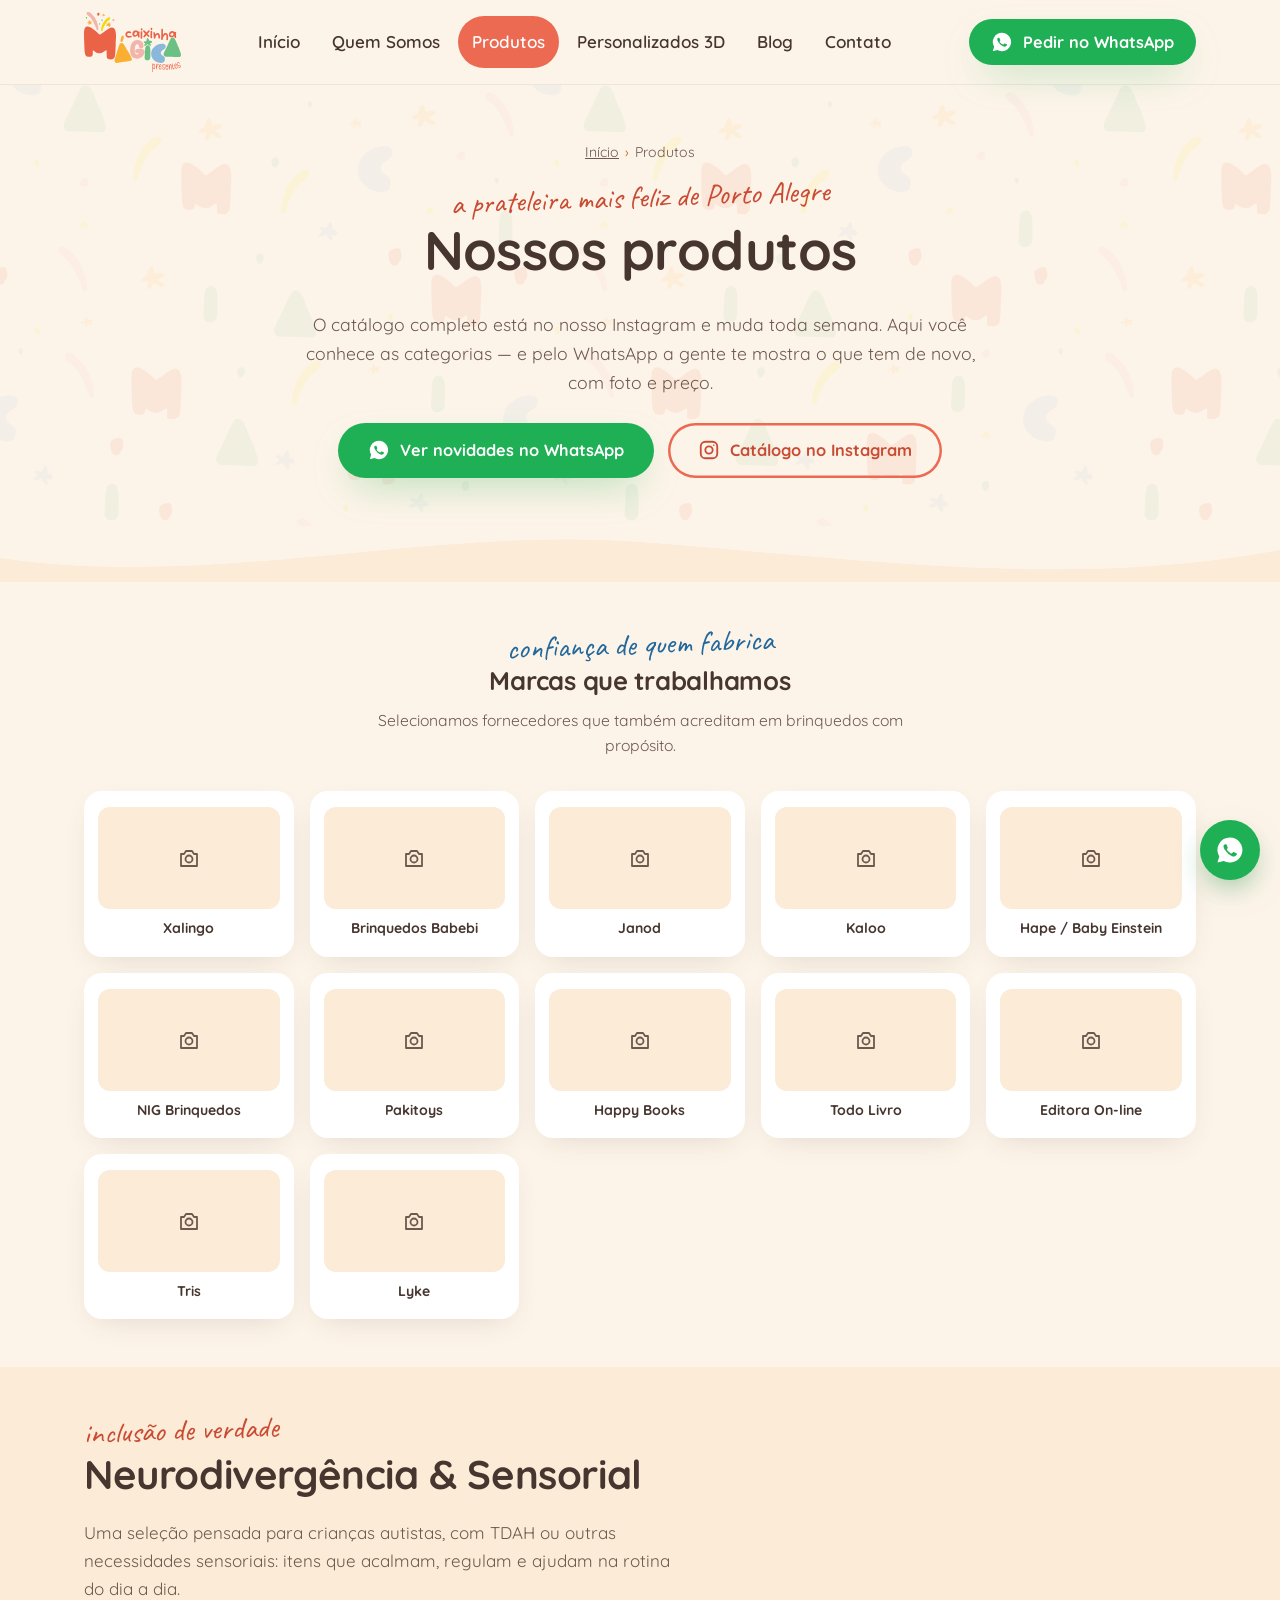
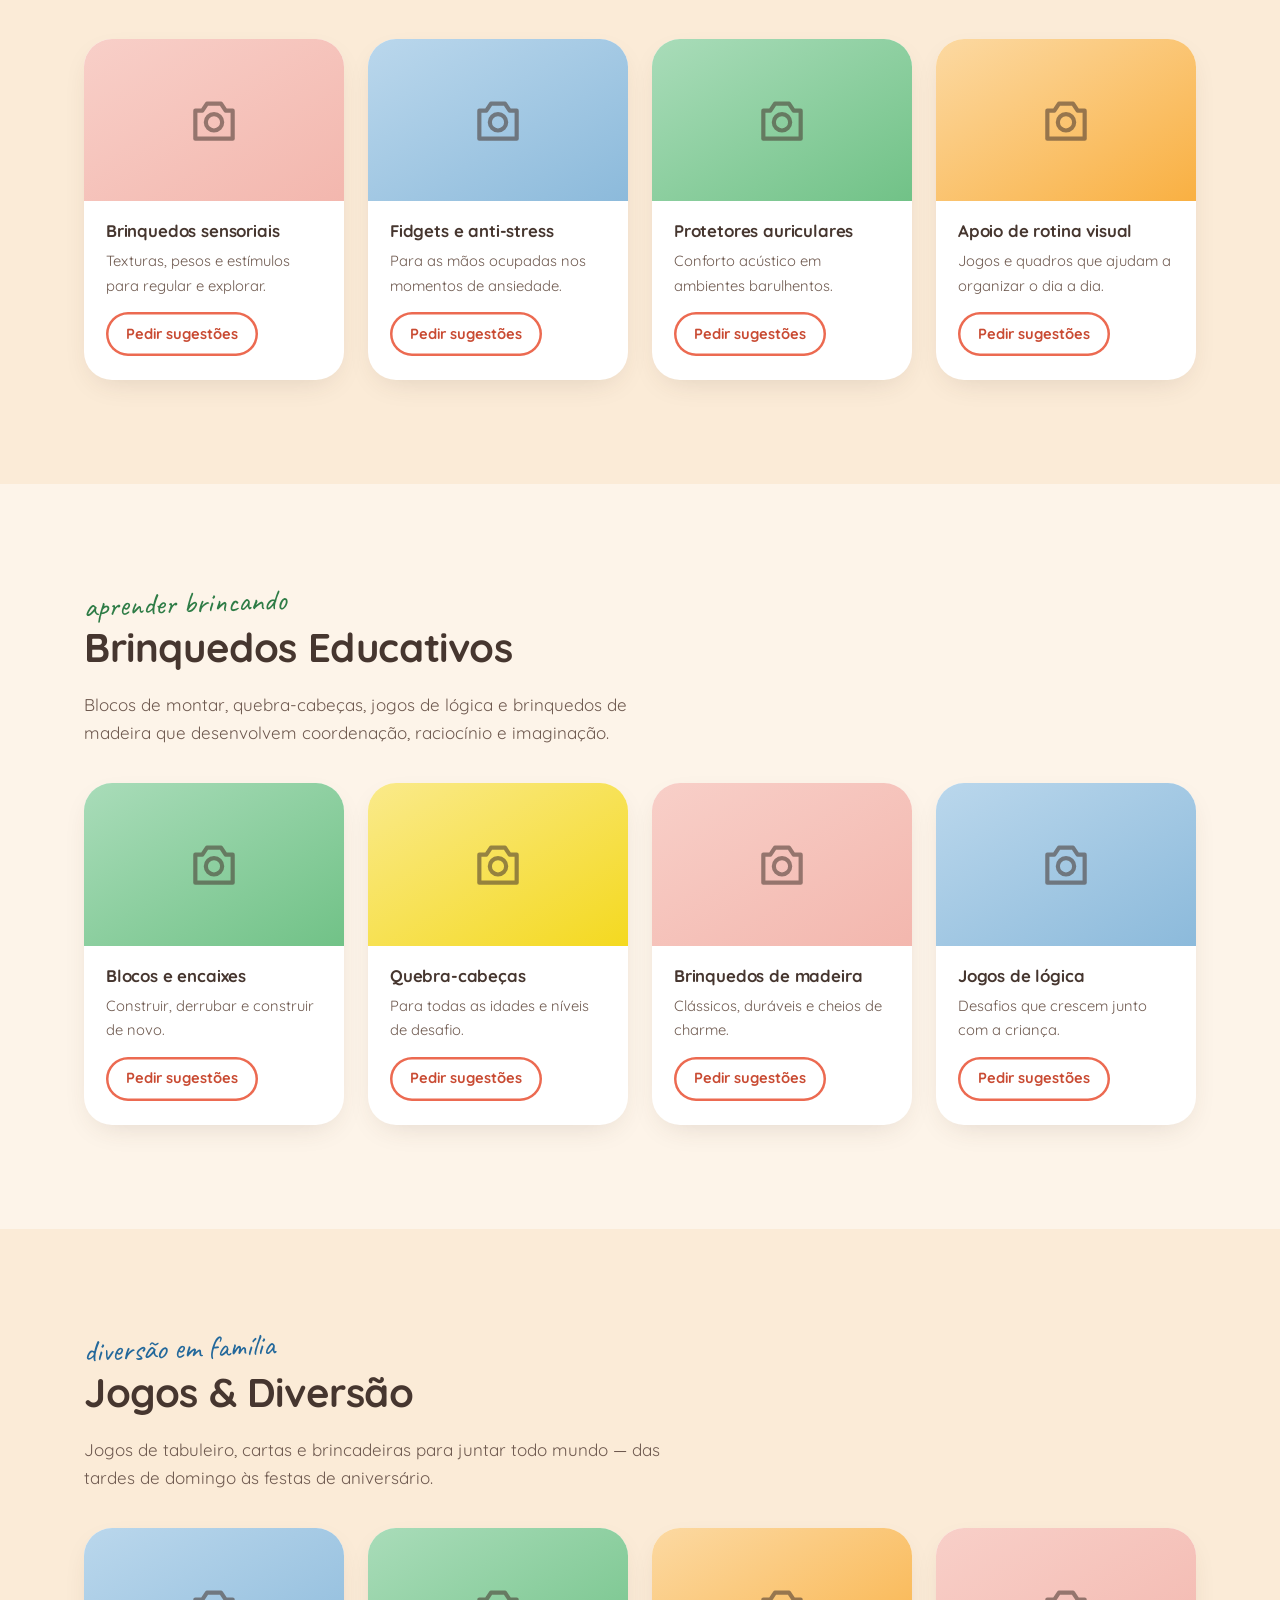
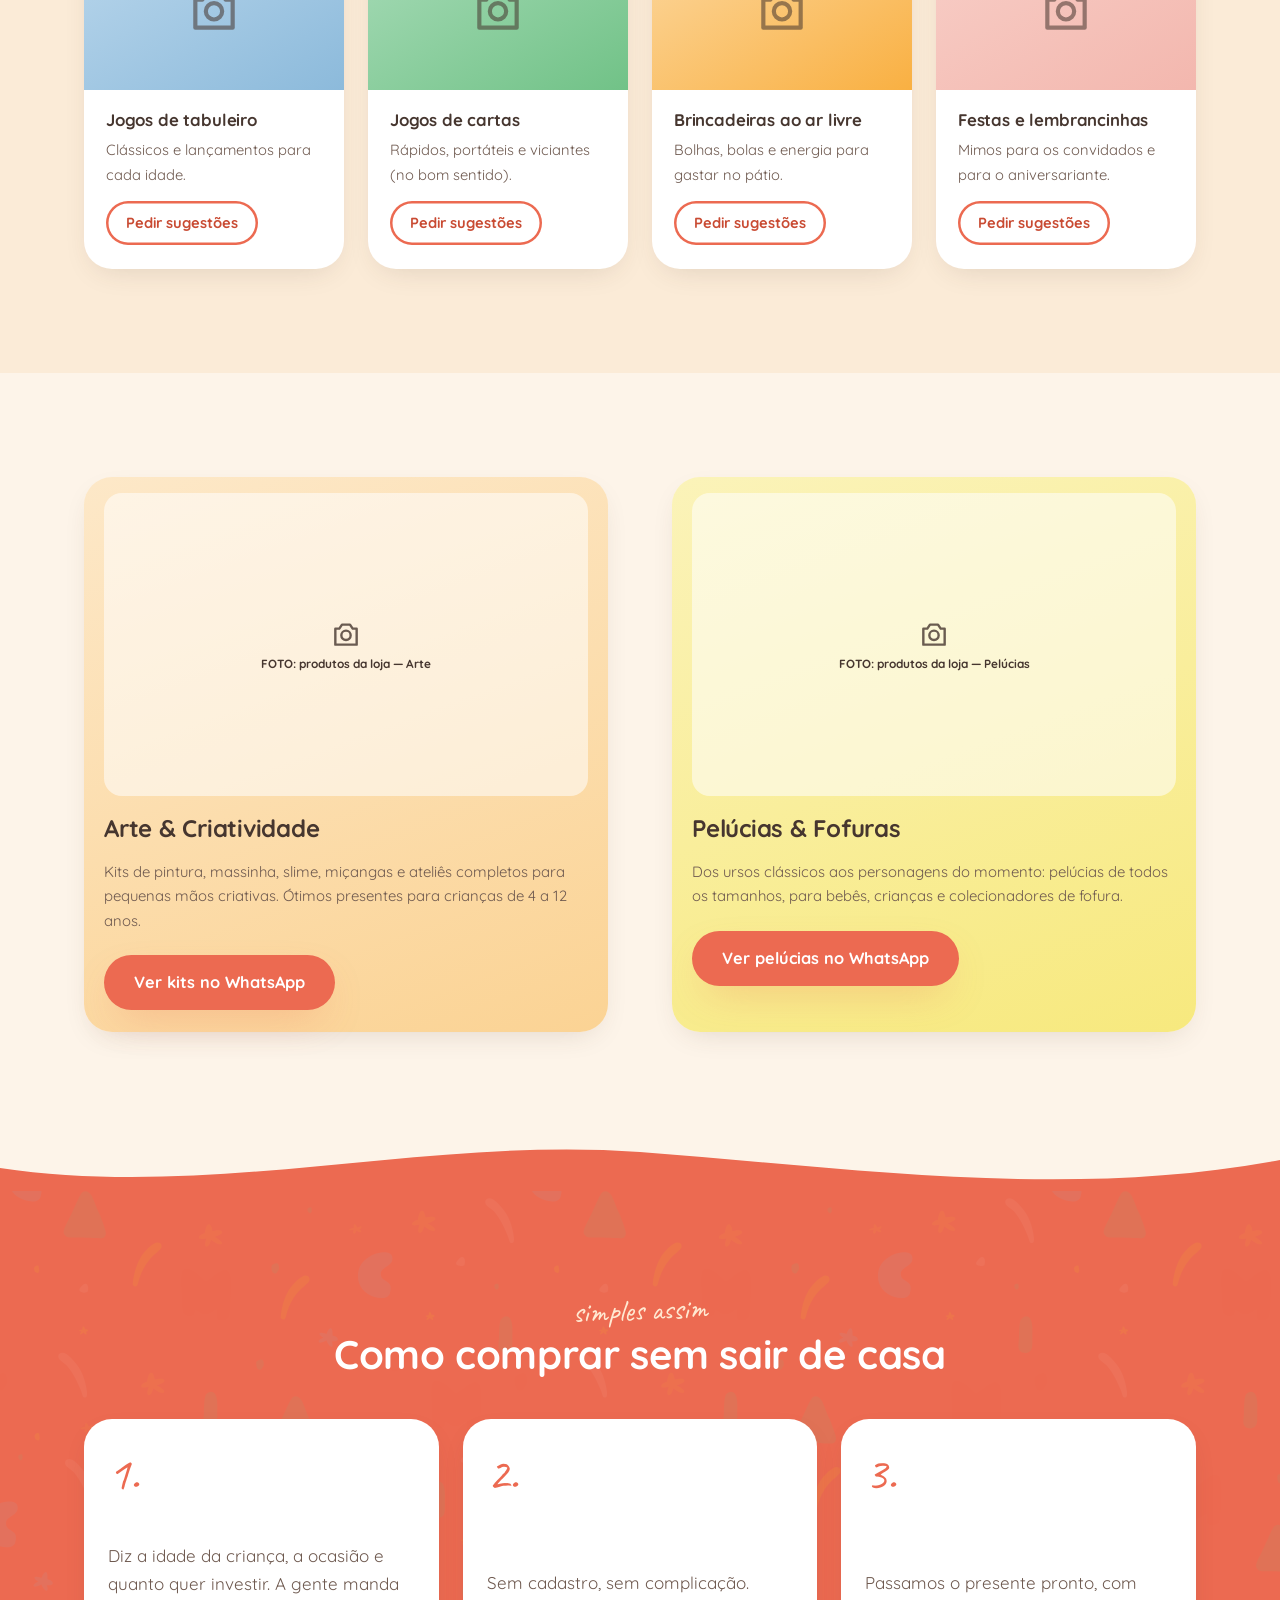
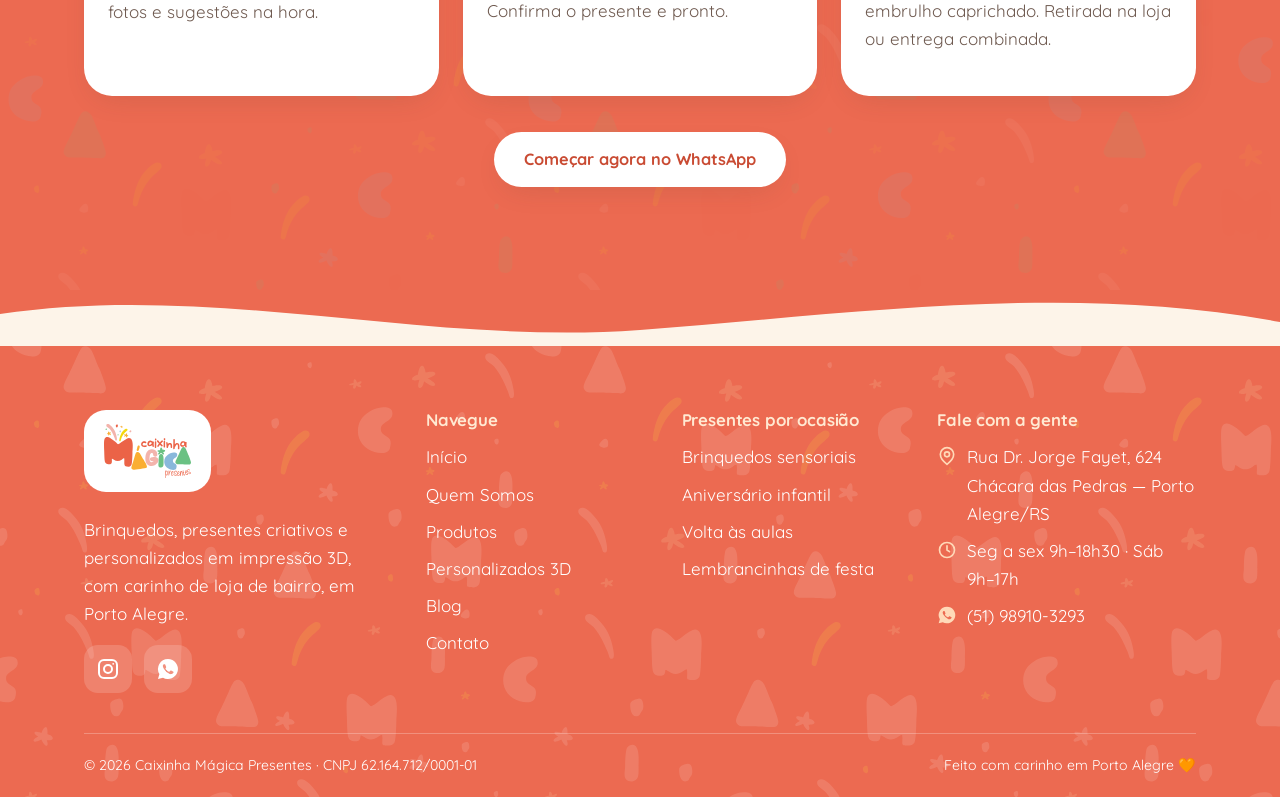
<file: produtos.html>
<!DOCTYPE html>
<html lang="pt-BR">
<head>
  <meta charset="UTF-8">
  <meta name="viewport" content="width=device-width, initial-scale=1">
  <meta name="theme-color" content="#FDF4E9">

  <title>Brinquedos e Presentes | Caixinha Mágica Presentes — Porto Alegre</title>
  <meta name="description" content="Brinquedos educativos, jogos, pelúcias, kits de arte e itens sensoriais para crianças neurodivergentes em Porto Alegre. Peça pelo WhatsApp com embrulho grátis.">
  <link rel="canonical" href="https://caixinhamagicapresentes.com.br/produtos.html">

  <meta property="og:type" content="website">
  <meta property="og:title" content="Brinquedos e Presentes | Caixinha Mágica Presentes">
  <meta property="og:description" content="Categorias de brinquedos e presentes com curadoria de loja de bairro. Peça pelo WhatsApp.">
  <meta property="og:url" content="https://caixinhamagicapresentes.com.br/produtos.html">
  <meta property="og:image" content="https://caixinhamagicapresentes.com.br/assets/og-capa.jpg">
  <meta property="og:locale" content="pt_BR">

  <link rel="preconnect" href="https://fonts.googleapis.com">
  <link rel="preconnect" href="https://fonts.gstatic.com" crossorigin>
  <link href="https://fonts.googleapis.com/css2?family=Quicksand:wght@400;500;600;700&family=Caveat:wght@600;700&display=swap" rel="stylesheet">
  <link rel="stylesheet" href="css/style.css">
  <link rel="icon" type="image/svg+xml" href="assets/simbolo-m-coral.svg">

  <script type="application/ld+json">
  {
    "@context": "https://schema.org",
    "@type": "CollectionPage",
    "name": "Brinquedos e Presentes — Caixinha Mágica Presentes",
    "url": "https://caixinhamagicapresentes.com.br/produtos.html",
    "about": ["Brinquedos educativos", "Jogos infantis", "Pelúcias", "Brinquedos sensoriais para crianças neurodivergentes", "Kits de arte para crianças"],
    "isPartOf": { "@id": "https://caixinhamagicapresentes.com.br/#loja" }
  }
  </script>
  <script type="application/ld+json">
  {
    "@context": "https://schema.org",
    "@type": "BreadcrumbList",
    "itemListElement": [
      { "@type": "ListItem", "position": 1, "name": "Início", "item": "https://caixinhamagicapresentes.com.br/" },
      { "@type": "ListItem", "position": 2, "name": "Produtos", "item": "https://caixinhamagicapresentes.com.br/produtos.html" }
    ]
  }
  </script>
</head>
<body>
<a class="skip-link" href="#conteudo">Pular para o conteúdo</a>

<!-- HEADER — Elementor Pro: Theme Builder > Header -->
<header class="header">
  <div class="container header__inner">
    <a class="header__logo" href="index.html" aria-label="Caixinha Mágica Presentes — página inicial">
      <img src="assets/logo-principal.svg" alt="Logotipo Caixinha Mágica Presentes" width="150" height="93">
    </a>
    <input type="checkbox" id="nav-toggle" class="nav-toggle" aria-hidden="true">
    <label for="nav-toggle" class="nav-toggle-label" aria-label="Abrir menu de navegação">
      <svg viewBox="0 0 24 24" width="26" height="26" fill="none" stroke="currentColor" stroke-width="2.4" stroke-linecap="round"><path d="M4 7h16M4 12h16M4 17h16"/></svg>
    </label>
    <nav class="nav" aria-label="Navegação principal">
      <a href="index.html">Início</a>
      <a href="quem-somos.html">Quem Somos</a>
      <a href="produtos.html" aria-current="page">Produtos</a>
      <a href="presentes-personalizados.html">Personalizados 3D</a>
      <a href="blog.html">Blog</a>
      <a href="contato.html">Contato</a>
    </nav>
    <a class="btn btn--zap header__cta" href="https://wa.me/5551989103293" target="_blank" rel="noopener">
      <svg viewBox="0 0 24 24" aria-hidden="true"><path d="M12 2a10 10 0 0 0-8.6 15.1L2 22l5-1.3A10 10 0 1 0 12 2Zm5 13.9c-.2.6-1.2 1.2-1.7 1.2-.4.1-1 .1-1.6-.1a13 13 0 0 1-5.7-5C6.9 10.5 6.6 9 7 8.3c.2-.4.6-1 1.1-1h.6c.2 0 .4 0 .6.5l.8 2c.1.2.1.4 0 .6l-.5.8c-.1.2-.2.4 0 .7.5.8 1.9 2.2 3.3 2.8.3.1.5.1.7-.1l.8-.9c.2-.3.4-.2.7-.1l1.9.9c.3.2.5.3.5.4 0 .2 0 .6-.2 1Z" fill="currentColor" stroke="none"/></svg>
      Pedir no WhatsApp
    </a>
  </div>
</header>

<main id="conteudo">

  <!-- HERO INTERNO -->
  <section class="hero secao" aria-labelledby="titulo-pagina" style="padding-block: 56px 48px;">
    <div class="fundo-confete" aria-hidden="true"></div>
    <div class="container centro" style="max-width:720px;">
      <nav class="breadcrumb" aria-label="Trilha de navegação" style="justify-content:center;">
        <ol style="justify-content:center;">
          <li><a href="index.html">Início</a></li>
          <li aria-current="page">Produtos</li>
        </ol>
      </nav>
      <span class="kicker">a prateleira mais feliz de Porto Alegre</span>
      <h1 id="titulo-pagina">Nossos produtos</h1>
      <p class="texto-suave" style="font-size:1.1rem;">
        O catálogo completo está no nosso Instagram e muda toda semana. Aqui você conhece as categorias — e pelo WhatsApp a gente te mostra o que tem de novo, com foto e preço.
      </p>
      <div class="hero__acoes" style="justify-content:center;">
        <a class="btn btn--zap" href="https://wa.me/5551989103293?text=Oi!%20Quero%20ver%20novidades%20da%20loja%20%F0%9F%98%8D" target="_blank" rel="noopener">
          <svg viewBox="0 0 24 24" aria-hidden="true"><path d="M12 2a10 10 0 0 0-8.6 15.1L2 22l5-1.3A10 10 0 1 0 12 2Zm5 13.9c-.2.6-1.2 1.2-1.7 1.2-.4.1-1 .1-1.6-.1a13 13 0 0 1-5.7-5C6.9 10.5 6.6 9 7 8.3c.2-.4.6-1 1.1-1h.6c.2 0 .4 0 .6.5l.8 2c.1.2.1.4 0 .6l-.5.8c-.1.2-.2.4 0 .7.5.8 1.9 2.2 3.3 2.8.3.1.5.1.7-.1l.8-.9c.2-.3.4-.2.7-.1l1.9.9c.3.2.5.3.5.4 0 .2 0 .6-.2 1Z" fill="currentColor" stroke="none"/></svg>
          Ver novidades no WhatsApp
        </a>
        <a class="btn btn--contorno" href="https://www.instagram.com/caixinhamagica.presentes/" target="_blank" rel="noopener">
          <svg viewBox="0 0 24 24" fill="none" stroke="currentColor" stroke-width="2" stroke-linecap="round" stroke-linejoin="round" aria-hidden="true"><rect x="3" y="3" width="18" height="18" rx="5"/><circle cx="12" cy="12" r="4"/><circle cx="17.2" cy="6.8" r=".9" fill="currentColor" stroke="none"/></svg>
          Catálogo no Instagram
        </a>
      </div>
    </div>
  </section>

  <svg class="onda" viewBox="0 0 1440 56" preserveAspectRatio="none" aria-hidden="true"><path fill="#FBEBD7" d="M0,32 C240,64 480,0 720,16 C960,32 1200,64 1440,24 L1440,56 L0,56 Z"/></svg>

  <!-- ============================================================
       MARCAS PARCEIRAS — Elementor: Container + grid de Image Box
       (trocar cada .marca-logo__caixa pela logo real assim que
       chegar; ver GUIA-ELEMENTOR.md e o documento de logos)
       ============================================================ -->
  <section class="secao revela" aria-labelledby="titulo-marcas" style="padding-top:48px; padding-bottom:48px;">
    <div class="container">
      <div class="centro" style="max-width:560px; margin-inline:auto; margin-bottom:32px;">
        <span class="kicker kicker--azul">confiança de quem fabrica</span>
        <h2 id="titulo-marcas" style="font-size:1.6rem;">Marcas que trabalhamos</h2>
        <p class="texto-suave" style="font-size:.98rem;">Selecionamos fornecedores que também acreditam em brinquedos com propósito.</p>
      </div>
      <div class="marcas-grid">
        <div class="marca-logo">
          <div class="marca-logo__caixa" role="img" aria-label="Espaço para logo da marca Xalingo"><svg viewBox="0 0 24 24" fill="none" stroke="currentColor" stroke-width="1.8" stroke-linecap="round" stroke-linejoin="round" aria-hidden="true"><path d="M4 8h3l2-3h6l2 3h3v12H4Z"/><circle cx="12" cy="13" r="3.5"/></svg></div>
          <b>Xalingo</b>
        </div>
        <div class="marca-logo">
          <div class="marca-logo__caixa" role="img" aria-label="Espaço para logo da marca Brinquedos Babebi"><svg viewBox="0 0 24 24" fill="none" stroke="currentColor" stroke-width="1.8" stroke-linecap="round" stroke-linejoin="round" aria-hidden="true"><path d="M4 8h3l2-3h6l2 3h3v12H4Z"/><circle cx="12" cy="13" r="3.5"/></svg></div>
          <b>Brinquedos Babebi</b>
        </div>
        <div class="marca-logo">
          <div class="marca-logo__caixa" role="img" aria-label="Espaço para logo da marca Janod"><svg viewBox="0 0 24 24" fill="none" stroke="currentColor" stroke-width="1.8" stroke-linecap="round" stroke-linejoin="round" aria-hidden="true"><path d="M4 8h3l2-3h6l2 3h3v12H4Z"/><circle cx="12" cy="13" r="3.5"/></svg></div>
          <b>Janod</b>
        </div>
        <div class="marca-logo">
          <div class="marca-logo__caixa" role="img" aria-label="Espaço para logo da marca Kaloo"><svg viewBox="0 0 24 24" fill="none" stroke="currentColor" stroke-width="1.8" stroke-linecap="round" stroke-linejoin="round" aria-hidden="true"><path d="M4 8h3l2-3h6l2 3h3v12H4Z"/><circle cx="12" cy="13" r="3.5"/></svg></div>
          <b>Kaloo</b>
        </div>
        <div class="marca-logo">
          <div class="marca-logo__caixa" role="img" aria-label="Espaço para logo da marca Hape / Baby Einstein"><svg viewBox="0 0 24 24" fill="none" stroke="currentColor" stroke-width="1.8" stroke-linecap="round" stroke-linejoin="round" aria-hidden="true"><path d="M4 8h3l2-3h6l2 3h3v12H4Z"/><circle cx="12" cy="13" r="3.5"/></svg></div>
          <b>Hape / Baby Einstein</b>
        </div>
        <div class="marca-logo">
          <div class="marca-logo__caixa" role="img" aria-label="Espaço para logo da marca NIG Brinquedos"><svg viewBox="0 0 24 24" fill="none" stroke="currentColor" stroke-width="1.8" stroke-linecap="round" stroke-linejoin="round" aria-hidden="true"><path d="M4 8h3l2-3h6l2 3h3v12H4Z"/><circle cx="12" cy="13" r="3.5"/></svg></div>
          <b>NIG Brinquedos</b>
        </div>
        <div class="marca-logo">
          <div class="marca-logo__caixa" role="img" aria-label="Espaço para logo da marca Pakitoys"><svg viewBox="0 0 24 24" fill="none" stroke="currentColor" stroke-width="1.8" stroke-linecap="round" stroke-linejoin="round" aria-hidden="true"><path d="M4 8h3l2-3h6l2 3h3v12H4Z"/><circle cx="12" cy="13" r="3.5"/></svg></div>
          <b>Pakitoys</b>
        </div>
        <div class="marca-logo">
          <div class="marca-logo__caixa" role="img" aria-label="Espaço para logo da marca Happy Books"><svg viewBox="0 0 24 24" fill="none" stroke="currentColor" stroke-width="1.8" stroke-linecap="round" stroke-linejoin="round" aria-hidden="true"><path d="M4 8h3l2-3h6l2 3h3v12H4Z"/><circle cx="12" cy="13" r="3.5"/></svg></div>
          <b>Happy Books</b>
        </div>
        <div class="marca-logo">
          <div class="marca-logo__caixa" role="img" aria-label="Espaço para logo da editora Todo Livro"><svg viewBox="0 0 24 24" fill="none" stroke="currentColor" stroke-width="1.8" stroke-linecap="round" stroke-linejoin="round" aria-hidden="true"><path d="M4 8h3l2-3h6l2 3h3v12H4Z"/><circle cx="12" cy="13" r="3.5"/></svg></div>
          <b>Todo Livro</b>
        </div>
        <div class="marca-logo">
          <div class="marca-logo__caixa" role="img" aria-label="Espaço para logo da Editora On-line"><svg viewBox="0 0 24 24" fill="none" stroke="currentColor" stroke-width="1.8" stroke-linecap="round" stroke-linejoin="round" aria-hidden="true"><path d="M4 8h3l2-3h6l2 3h3v12H4Z"/><circle cx="12" cy="13" r="3.5"/></svg></div>
          <b>Editora On-line</b>
        </div>
        <div class="marca-logo">
          <div class="marca-logo__caixa" role="img" aria-label="Espaço para logo da marca Tris"><svg viewBox="0 0 24 24" fill="none" stroke="currentColor" stroke-width="1.8" stroke-linecap="round" stroke-linejoin="round" aria-hidden="true"><path d="M4 8h3l2-3h6l2 3h3v12H4Z"/><circle cx="12" cy="13" r="3.5"/></svg></div>
          <b>Tris</b>
        </div>
        <div class="marca-logo">
          <div class="marca-logo__caixa" role="img" aria-label="Espaço para logo da marca Lyke"><svg viewBox="0 0 24 24" fill="none" stroke="currentColor" stroke-width="1.8" stroke-linecap="round" stroke-linejoin="round" aria-hidden="true"><path d="M4 8h3l2-3h6l2 3h3v12H4Z"/><circle cx="12" cy="13" r="3.5"/></svg></div>
          <b>Lyke</b>
        </div>
      </div>
    </div>
  </section>

  <!-- ============================================================
       CATEGORIA: BEBÊS — Elementor: Container (Heading + grid de
       Image Box). Cada card de produto = Image Box + Button.
       No futuro WooCommerce: substituir por Loop Grid / Products.
       ============================================================ -->
  <section id="neurodivergentes" class="secao secao--creme2 revela" aria-labelledby="titulo-neurodivergentes" style="padding-top:48px;">
    <div class="container">
      <span class="kicker">inclusão de verdade</span>
      <h2 id="titulo-neurodivergentes">Neurodivergência &amp; Sensorial</h2>
      <p class="texto-suave" style="max-width:60ch; margin-bottom:36px;">Uma seleção pensada para crianças autistas, com TDAH ou outras necessidades sensoriais: itens que acalmam, regulam e ajudam na rotina do dia a dia.</p>
      <div class="grid-4">
        <div class="card" style="padding:0; overflow:hidden;">
          <div class="card-post__capa foto-placeholder--rosa" role="img" aria-label="Espaço para foto de produto">
            <svg viewBox="0 0 24 24" fill="none" stroke="currentColor" stroke-width="1.8" stroke-linecap="round" stroke-linejoin="round" aria-hidden="true"><path d="M4 8h3l2-3h6l2 3h3v12H4Z"/><circle cx="12" cy="13" r="3.5"/></svg>
          </div>
          <div style="padding:20px 22px 24px;">
            <h3 style="font-size:1.05rem;">Brinquedos sensoriais</h3>
            <p class="texto-suave" style="font-size:.92rem; margin-bottom:14px;">Texturas, pesos e estímulos para regular e explorar.</p>
            <a class="btn btn--contorno" style="min-height:44px; padding:9px 20px; font-size:.92rem;" href="https://wa.me/5551989103293?text=Oi!%20Quero%20ver%20brinquedos%20sensoriais" target="_blank" rel="noopener">Pedir sugestões</a>
          </div>
        </div>
        <div class="card" style="padding:0; overflow:hidden;">
          <div class="card-post__capa foto-placeholder--azul" role="img" aria-label="Espaço para foto de produto">
            <svg viewBox="0 0 24 24" fill="none" stroke="currentColor" stroke-width="1.8" stroke-linecap="round" stroke-linejoin="round" aria-hidden="true"><path d="M4 8h3l2-3h6l2 3h3v12H4Z"/><circle cx="12" cy="13" r="3.5"/></svg>
          </div>
          <div style="padding:20px 22px 24px;">
            <h3 style="font-size:1.05rem;">Fidgets e anti-stress</h3>
            <p class="texto-suave" style="font-size:.92rem; margin-bottom:14px;">Para as mãos ocupadas nos momentos de ansiedade.</p>
            <a class="btn btn--contorno" style="min-height:44px; padding:9px 20px; font-size:.92rem;" href="https://wa.me/5551989103293?text=Oi!%20Quero%20ver%20fidgets%20e%20brinquedos%20anti-stress" target="_blank" rel="noopener">Pedir sugestões</a>
          </div>
        </div>
        <div class="card" style="padding:0; overflow:hidden;">
          <div class="card-post__capa foto-placeholder--verde" role="img" aria-label="Espaço para foto de produto">
            <svg viewBox="0 0 24 24" fill="none" stroke="currentColor" stroke-width="1.8" stroke-linecap="round" stroke-linejoin="round" aria-hidden="true"><path d="M4 8h3l2-3h6l2 3h3v12H4Z"/><circle cx="12" cy="13" r="3.5"/></svg>
          </div>
          <div style="padding:20px 22px 24px;">
            <h3 style="font-size:1.05rem;">Protetores auriculares</h3>
            <p class="texto-suave" style="font-size:.92rem; margin-bottom:14px;">Conforto acústico em ambientes barulhentos.</p>
            <a class="btn btn--contorno" style="min-height:44px; padding:9px 20px; font-size:.92rem;" href="https://wa.me/5551989103293?text=Oi!%20Quero%20ver%20protetores%20auriculares" target="_blank" rel="noopener">Pedir sugestões</a>
          </div>
        </div>
        <div class="card" style="padding:0; overflow:hidden;">
          <div class="card-post__capa foto-placeholder--laranja" role="img" aria-label="Espaço para foto de produto">
            <svg viewBox="0 0 24 24" fill="none" stroke="currentColor" stroke-width="1.8" stroke-linecap="round" stroke-linejoin="round" aria-hidden="true"><path d="M4 8h3l2-3h6l2 3h3v12H4Z"/><circle cx="12" cy="13" r="3.5"/></svg>
          </div>
          <div style="padding:20px 22px 24px;">
            <h3 style="font-size:1.05rem;">Apoio de rotina visual</h3>
            <p class="texto-suave" style="font-size:.92rem; margin-bottom:14px;">Jogos e quadros que ajudam a organizar o dia a dia.</p>
            <a class="btn btn--contorno" style="min-height:44px; padding:9px 20px; font-size:.92rem;" href="https://wa.me/5551989103293?text=Oi!%20Quero%20ver%20apoio%20de%20rotina%20visual" target="_blank" rel="noopener">Pedir sugestões</a>
          </div>
        </div>
      </div>
    </div>
  </section>

  <!-- CATEGORIA: EDUCATIVOS -->
  <section id="educativos" class="secao revela" aria-labelledby="titulo-educativos">
    <div class="container">
      <span class="kicker kicker--verde">aprender brincando</span>
      <h2 id="titulo-educativos">Brinquedos Educativos</h2>
      <p class="texto-suave" style="max-width:60ch; margin-bottom:36px;">Blocos de montar, quebra-cabeças, jogos de lógica e brinquedos de madeira que desenvolvem coordenação, raciocínio e imaginação.</p>
      <div class="grid-4">
        <div class="card" style="padding:0; overflow:hidden;">
          <div class="card-post__capa foto-placeholder--verde" role="img" aria-label="Espaço para foto de produto">
            <svg viewBox="0 0 24 24" fill="none" stroke="currentColor" stroke-width="1.8" stroke-linecap="round" stroke-linejoin="round" aria-hidden="true"><path d="M4 8h3l2-3h6l2 3h3v12H4Z"/><circle cx="12" cy="13" r="3.5"/></svg>
          </div>
          <div style="padding:20px 22px 24px;">
            <h3 style="font-size:1.05rem;">Blocos e encaixes</h3>
            <p class="texto-suave" style="font-size:.92rem; margin-bottom:14px;">Construir, derrubar e construir de novo.</p>
            <a class="btn btn--contorno" style="min-height:44px; padding:9px 20px; font-size:.92rem;" href="https://wa.me/5551989103293?text=Oi!%20Quero%20ver%20blocos%20de%20montar" target="_blank" rel="noopener">Pedir sugestões</a>
          </div>
        </div>
        <div class="card" style="padding:0; overflow:hidden;">
          <div class="card-post__capa foto-placeholder--amarelo" role="img" aria-label="Espaço para foto de produto">
            <svg viewBox="0 0 24 24" fill="none" stroke="currentColor" stroke-width="1.8" stroke-linecap="round" stroke-linejoin="round" aria-hidden="true"><path d="M4 8h3l2-3h6l2 3h3v12H4Z"/><circle cx="12" cy="13" r="3.5"/></svg>
          </div>
          <div style="padding:20px 22px 24px;">
            <h3 style="font-size:1.05rem;">Quebra-cabeças</h3>
            <p class="texto-suave" style="font-size:.92rem; margin-bottom:14px;">Para todas as idades e níveis de desafio.</p>
            <a class="btn btn--contorno" style="min-height:44px; padding:9px 20px; font-size:.92rem;" href="https://wa.me/5551989103293?text=Oi!%20Quero%20ver%20quebra-cabe%C3%A7as" target="_blank" rel="noopener">Pedir sugestões</a>
          </div>
        </div>
        <div class="card" style="padding:0; overflow:hidden;">
          <div class="card-post__capa foto-placeholder--rosa" role="img" aria-label="Espaço para foto de produto">
            <svg viewBox="0 0 24 24" fill="none" stroke="currentColor" stroke-width="1.8" stroke-linecap="round" stroke-linejoin="round" aria-hidden="true"><path d="M4 8h3l2-3h6l2 3h3v12H4Z"/><circle cx="12" cy="13" r="3.5"/></svg>
          </div>
          <div style="padding:20px 22px 24px;">
            <h3 style="font-size:1.05rem;">Brinquedos de madeira</h3>
            <p class="texto-suave" style="font-size:.92rem; margin-bottom:14px;">Clássicos, duráveis e cheios de charme.</p>
            <a class="btn btn--contorno" style="min-height:44px; padding:9px 20px; font-size:.92rem;" href="https://wa.me/5551989103293?text=Oi!%20Quero%20ver%20brinquedos%20de%20madeira" target="_blank" rel="noopener">Pedir sugestões</a>
          </div>
        </div>
        <div class="card" style="padding:0; overflow:hidden;">
          <div class="card-post__capa foto-placeholder--azul" role="img" aria-label="Espaço para foto de produto">
            <svg viewBox="0 0 24 24" fill="none" stroke="currentColor" stroke-width="1.8" stroke-linecap="round" stroke-linejoin="round" aria-hidden="true"><path d="M4 8h3l2-3h6l2 3h3v12H4Z"/><circle cx="12" cy="13" r="3.5"/></svg>
          </div>
          <div style="padding:20px 22px 24px;">
            <h3 style="font-size:1.05rem;">Jogos de lógica</h3>
            <p class="texto-suave" style="font-size:.92rem; margin-bottom:14px;">Desafios que crescem junto com a criança.</p>
            <a class="btn btn--contorno" style="min-height:44px; padding:9px 20px; font-size:.92rem;" href="https://wa.me/5551989103293?text=Oi!%20Quero%20ver%20jogos%20de%20l%C3%B3gica" target="_blank" rel="noopener">Pedir sugestões</a>
          </div>
        </div>
      </div>
    </div>
  </section>

  <!-- CATEGORIA: JOGOS -->
  <section id="jogos" class="secao secao--creme2 revela" aria-labelledby="titulo-jogos">
    <div class="container">
      <span class="kicker kicker--azul">diversão em família</span>
      <h2 id="titulo-jogos">Jogos &amp; Diversão</h2>
      <p class="texto-suave" style="max-width:60ch; margin-bottom:36px;">Jogos de tabuleiro, cartas e brincadeiras para juntar todo mundo — das tardes de domingo às festas de aniversário.</p>
      <div class="grid-4">
        <div class="card" style="padding:0; overflow:hidden;">
          <div class="card-post__capa foto-placeholder--azul" role="img" aria-label="Espaço para foto de produto">
            <svg viewBox="0 0 24 24" fill="none" stroke="currentColor" stroke-width="1.8" stroke-linecap="round" stroke-linejoin="round" aria-hidden="true"><path d="M4 8h3l2-3h6l2 3h3v12H4Z"/><circle cx="12" cy="13" r="3.5"/></svg>
          </div>
          <div style="padding:20px 22px 24px;">
            <h3 style="font-size:1.05rem;">Jogos de tabuleiro</h3>
            <p class="texto-suave" style="font-size:.92rem; margin-bottom:14px;">Clássicos e lançamentos para cada idade.</p>
            <a class="btn btn--contorno" style="min-height:44px; padding:9px 20px; font-size:.92rem;" href="https://wa.me/5551989103293?text=Oi!%20Quero%20ver%20jogos%20de%20tabuleiro" target="_blank" rel="noopener">Pedir sugestões</a>
          </div>
        </div>
        <div class="card" style="padding:0; overflow:hidden;">
          <div class="card-post__capa foto-placeholder--verde" role="img" aria-label="Espaço para foto de produto">
            <svg viewBox="0 0 24 24" fill="none" stroke="currentColor" stroke-width="1.8" stroke-linecap="round" stroke-linejoin="round" aria-hidden="true"><path d="M4 8h3l2-3h6l2 3h3v12H4Z"/><circle cx="12" cy="13" r="3.5"/></svg>
          </div>
          <div style="padding:20px 22px 24px;">
            <h3 style="font-size:1.05rem;">Jogos de cartas</h3>
            <p class="texto-suave" style="font-size:.92rem; margin-bottom:14px;">Rápidos, portáteis e viciantes (no bom sentido).</p>
            <a class="btn btn--contorno" style="min-height:44px; padding:9px 20px; font-size:.92rem;" href="https://wa.me/5551989103293?text=Oi!%20Quero%20ver%20jogos%20de%20cartas" target="_blank" rel="noopener">Pedir sugestões</a>
          </div>
        </div>
        <div class="card" style="padding:0; overflow:hidden;">
          <div class="card-post__capa foto-placeholder--laranja" role="img" aria-label="Espaço para foto de produto">
            <svg viewBox="0 0 24 24" fill="none" stroke="currentColor" stroke-width="1.8" stroke-linecap="round" stroke-linejoin="round" aria-hidden="true"><path d="M4 8h3l2-3h6l2 3h3v12H4Z"/><circle cx="12" cy="13" r="3.5"/></svg>
          </div>
          <div style="padding:20px 22px 24px;">
            <h3 style="font-size:1.05rem;">Brincadeiras ao ar livre</h3>
            <p class="texto-suave" style="font-size:.92rem; margin-bottom:14px;">Bolhas, bolas e energia para gastar no pátio.</p>
            <a class="btn btn--contorno" style="min-height:44px; padding:9px 20px; font-size:.92rem;" href="https://wa.me/5551989103293?text=Oi!%20Quero%20ver%20brinquedos%20de%20p%C3%A1tio" target="_blank" rel="noopener">Pedir sugestões</a>
          </div>
        </div>
        <div class="card" style="padding:0; overflow:hidden;">
          <div class="card-post__capa foto-placeholder--rosa" role="img" aria-label="Espaço para foto de produto">
            <svg viewBox="0 0 24 24" fill="none" stroke="currentColor" stroke-width="1.8" stroke-linecap="round" stroke-linejoin="round" aria-hidden="true"><path d="M4 8h3l2-3h6l2 3h3v12H4Z"/><circle cx="12" cy="13" r="3.5"/></svg>
          </div>
          <div style="padding:20px 22px 24px;">
            <h3 style="font-size:1.05rem;">Festas e lembrancinhas</h3>
            <p class="texto-suave" style="font-size:.92rem; margin-bottom:14px;">Mimos para os convidados e para o aniversariante.</p>
            <a class="btn btn--contorno" style="min-height:44px; padding:9px 20px; font-size:.92rem;" href="https://wa.me/5551989103293?text=Oi!%20Quero%20ver%20lembrancinhas%20de%20festa" target="_blank" rel="noopener">Pedir sugestões</a>
          </div>
        </div>
      </div>
    </div>
  </section>

  <!-- CATEGORIA: ARTE & CRIATIVIDADE + PELÚCIAS (resumidas em 2 colunas) -->
  <section id="criativos" class="secao revela" aria-labelledby="titulo-criativos">
    <div class="container grid-2" style="align-items:stretch;">
      <div class="card-categoria card-categoria--laranja" style="min-height:auto;">
        <div class="card-categoria__foto" role="img" aria-label="Espaço para foto de produtos de Arte e Criatividade">
          <svg viewBox="0 0 24 24" fill="none" stroke="currentColor" stroke-width="1.8" stroke-linecap="round" stroke-linejoin="round" aria-hidden="true"><path d="M4 8h3l2-3h6l2 3h3v12H4Z"/><circle cx="12" cy="13" r="3.5"/></svg>
          <span>FOTO: produtos da loja — Arte</span>
        </div>
        <h2 style="font-size:1.5rem;" id="titulo-criativos">Arte &amp; Criatividade</h2>
        <p>Kits de pintura, massinha, slime, miçangas e ateliês completos para pequenas mãos criativas. Ótimos presentes para crianças de 4 a 12 anos.</p>
        <a class="btn btn--coral" style="margin-top:16px; align-self:flex-start;" href="https://wa.me/5551989103293?text=Oi!%20Quero%20ver%20kits%20de%20arte" target="_blank" rel="noopener">Ver kits no WhatsApp</a>
      </div>
      <div class="card-categoria card-categoria--amarelo" id="pelucias" style="min-height:auto;">
        <div class="card-categoria__foto" role="img" aria-label="Espaço para foto de produtos de Pelúcias e Fofuras">
          <svg viewBox="0 0 24 24" fill="none" stroke="currentColor" stroke-width="1.8" stroke-linecap="round" stroke-linejoin="round" aria-hidden="true"><path d="M4 8h3l2-3h6l2 3h3v12H4Z"/><circle cx="12" cy="13" r="3.5"/></svg>
          <span>FOTO: produtos da loja — Pelúcias</span>
        </div>
        <h2 style="font-size:1.5rem;">Pelúcias &amp; Fofuras</h2>
        <p>Dos ursos clássicos aos personagens do momento: pelúcias de todos os tamanhos, para bebês, crianças e colecionadores de fofura.</p>
        <a class="btn btn--coral" style="margin-top:16px; align-self:flex-start;" href="https://wa.me/5551989103293?text=Oi!%20Quero%20ver%20pel%C3%BAcias" target="_blank" rel="noopener">Ver pelúcias no WhatsApp</a>
      </div>
    </div>
  </section>

  <!-- COMO COMPRAR — Elementor: Container 3 colunas (Icon Box numerado) -->
  <svg class="onda" viewBox="0 0 1440 56" preserveAspectRatio="none" aria-hidden="true"><path fill="#EC6A51" d="M0,32 C240,64 480,0 720,16 C960,32 1200,64 1440,24 L1440,56 L0,56 Z"/></svg>
  <section class="secao secao--coral revela" aria-labelledby="titulo-como" style="margin-top:-1px;">
    <div class="fundo-confete" aria-hidden="true"></div>
    <div class="container">
      <div class="centro" style="max-width:620px; margin-inline:auto; margin-bottom:40px;">
        <span class="kicker" style="color:#FFE9D2;">simples assim</span>
        <h2 id="titulo-como">Como comprar sem sair de casa</h2>
      </div>
      <div class="grid-3">
        <div class="card passo">
          <span class="passo__numero" aria-hidden="true">1.</span>
          <h3>Chama no WhatsApp</h3>
          <p class="texto-suave">Diz a idade da criança, a ocasião e quanto quer investir. A gente manda fotos e sugestões na hora.</p>
        </div>
        <div class="card passo">
          <span class="passo__numero" aria-hidden="true">2.</span>
          <h3>Escolhe e paga por Pix ou link</h3>
          <p class="texto-suave">Sem cadastro, sem complicação. Confirma o presente e pronto.</p>
        </div>
        <div class="card passo">
          <span class="passo__numero" aria-hidden="true">3.</span>
          <h3>Retira embrulhado (ou recebe)</h3>
          <p class="texto-suave">Passamos o presente pronto, com embrulho caprichado. Retirada na loja ou entrega combinada.</p>
        </div>
      </div>
      <div class="centro" style="margin-top:36px;">
        <a class="btn btn--branco" href="https://wa.me/5551989103293?text=Oi!%20Quero%20uma%20ajudinha%20para%20escolher%20um%20presente%20%F0%9F%8E%81" target="_blank" rel="noopener">
          Começar agora no WhatsApp
        </a>
      </div>
    </div>
  </section>
  <svg class="onda onda--flip" viewBox="0 0 1440 56" preserveAspectRatio="none" aria-hidden="true"><path fill="#EC6A51" d="M0,32 C240,64 480,0 720,16 C960,32 1200,64 1440,24 L1440,56 L0,56 Z"/></svg>

</main>

<!-- FOOTER — Elementor Pro: Theme Builder > Footer -->
<footer class="footer">
  <div class="fundo-confete" aria-hidden="true"></div>
  <div class="container">
    <div class="footer__grid">
      <div>
        <span class="footer__logo"><img src="assets/logo-principal.svg" alt="Caixinha Mágica Presentes" width="135" height="84"></span>
        <p style="max-width:32ch;">Brinquedos, presentes criativos e personalizados em impressão 3D, com carinho de loja de bairro, em Porto Alegre.</p>
        <div class="footer__social">
          <a href="https://www.instagram.com/caixinhamagica.presentes/" target="_blank" rel="noopener" aria-label="Instagram da Caixinha Mágica Presentes">
            <svg viewBox="0 0 24 24" fill="none" stroke="currentColor" stroke-width="2" stroke-linecap="round" stroke-linejoin="round" aria-hidden="true"><rect x="3" y="3" width="18" height="18" rx="5"/><circle cx="12" cy="12" r="4"/><circle cx="17.2" cy="6.8" r=".9" fill="currentColor" stroke="none"/></svg>
          </a>
          <a href="https://wa.me/5551989103293" target="_blank" rel="noopener" aria-label="WhatsApp da Caixinha Mágica Presentes">
            <svg viewBox="0 0 24 24" aria-hidden="true"><path d="M12 2a10 10 0 0 0-8.6 15.1L2 22l5-1.3A10 10 0 1 0 12 2Zm5 13.9c-.2.6-1.2 1.2-1.7 1.2-.4.1-1 .1-1.6-.1a13 13 0 0 1-5.7-5C6.9 10.5 6.6 9 7 8.3c.2-.4.6-1 1.1-1h.6c.2 0 .4 0 .6.5l.8 2c.1.2.1.4 0 .6l-.5.8c-.1.2-.2.4 0 .7.5.8 1.9 2.2 3.3 2.8.3.1.5.1.7-.1l.8-.9c.2-.3.4-.2.7-.1l1.9.9c.3.2.5.3.5.4 0 .2 0 .6-.2 1Z" fill="currentColor" stroke="none"/></svg>
          </a>
        </div>
      </div>
      <nav aria-label="Links do rodapé">
        <h3>Navegue</h3>
        <ul>
          <li><a href="index.html">Início</a></li>
          <li><a href="quem-somos.html">Quem Somos</a></li>
          <li><a href="produtos.html">Produtos</a></li>
          <li><a href="presentes-personalizados.html">Personalizados 3D</a></li>
          <li><a href="blog.html">Blog</a></li>
          <li><a href="contato.html">Contato</a></li>
        </ul>
      </nav>
      <div>
        <h3>Presentes por ocasião</h3>
        <ul>
          <li><a href="produtos.html#neurodivergentes">Brinquedos sensoriais</a></li>
          <li><a href="produtos.html#jogos">Aniversário infantil</a></li>
          <li><a href="produtos.html#educativos">Volta às aulas</a></li>
          <li><a href="presentes-personalizados.html">Lembrancinhas de festa</a></li>
        </ul>
      </div>
      <div>
        <h3>Fale com a gente</h3>
        <ul>
          <li class="footer__item">
            <svg viewBox="0 0 24 24" fill="none" stroke="currentColor" stroke-width="2" stroke-linecap="round" stroke-linejoin="round" aria-hidden="true"><path d="M20 10c0 6-8 12-8 12s-8-6-8-12a8 8 0 0 1 16 0Z"/><circle cx="12" cy="10" r="3"/></svg>
            <span>Rua Dr. Jorge Fayet, 624<br>Chácara das Pedras — Porto Alegre/RS</span>
          </li>
          <li class="footer__item">
            <svg viewBox="0 0 24 24" fill="none" stroke="currentColor" stroke-width="2" stroke-linecap="round" stroke-linejoin="round" aria-hidden="true"><circle cx="12" cy="12" r="9"/><path d="M12 7v5l3 2"/></svg>
            <span>Seg a sex 9h–18h30 · Sáb 9h–17h</span>
          </li>
          <li class="footer__item">
            <svg viewBox="0 0 24 24" aria-hidden="true"><path d="M12 2a10 10 0 0 0-8.6 15.1L2 22l5-1.3A10 10 0 1 0 12 2Zm5 13.9c-.2.6-1.2 1.2-1.7 1.2-.4.1-1 .1-1.6-.1a13 13 0 0 1-5.7-5C6.9 10.5 6.6 9 7 8.3c.2-.4.6-1 1.1-1h.6c.2 0 .4 0 .6.5l.8 2c.1.2.1.4 0 .6l-.5.8c-.1.2-.2.4 0 .7.5.8 1.9 2.2 3.3 2.8.3.1.5.1.7-.1l.8-.9c.2-.3.4-.2.7-.1l1.9.9c.3.2.5.3.5.4 0 .2 0 .6-.2 1Z" fill="currentColor" stroke="none"/></svg>
            <span><a href="https://wa.me/5551989103293" target="_blank" rel="noopener">(51) 98910-3293</a></span>
          </li>
        </ul>
      </div>
    </div>
    <div class="footer__bar">
      <span>© <span id="ano-atual">2026</span> Caixinha Mágica Presentes · CNPJ 62.164.712/0001-01</span>
      <span>Feito com carinho em Porto Alegre 🧡</span>
    </div>
  </div>
</footer>

<a class="zap-flutuante" href="https://wa.me/5551989103293?text=Oi!%20Vim%20pelo%20site%20da%20Caixinha%20M%C3%A1gica%20%F0%9F%8E%81" target="_blank" rel="noopener" aria-label="Conversar no WhatsApp">
  <svg viewBox="0 0 24 24" aria-hidden="true"><path d="M12 2a10 10 0 0 0-8.6 15.1L2 22l5-1.3A10 10 0 1 0 12 2Zm5 13.9c-.2.6-1.2 1.2-1.7 1.2-.4.1-1 .1-1.6-.1a13 13 0 0 1-5.7-5C6.9 10.5 6.6 9 7 8.3c.2-.4.6-1 1.1-1h.6c.2 0 .4 0 .6.5l.8 2c.1.2.1.4 0 .6l-.5.8c-.1.2-.2.4 0 .7.5.8 1.9 2.2 3.3 2.8.3.1.5.1.7-.1l.8-.9c.2-.3.4-.2.7-.1l1.9.9c.3.2.5.3.5.4 0 .2 0 .6-.2 1Z" fill="currentColor" stroke="none"/></svg>
</a>

<script src="js/main.js" defer></script>
</body>
</html>
</file>
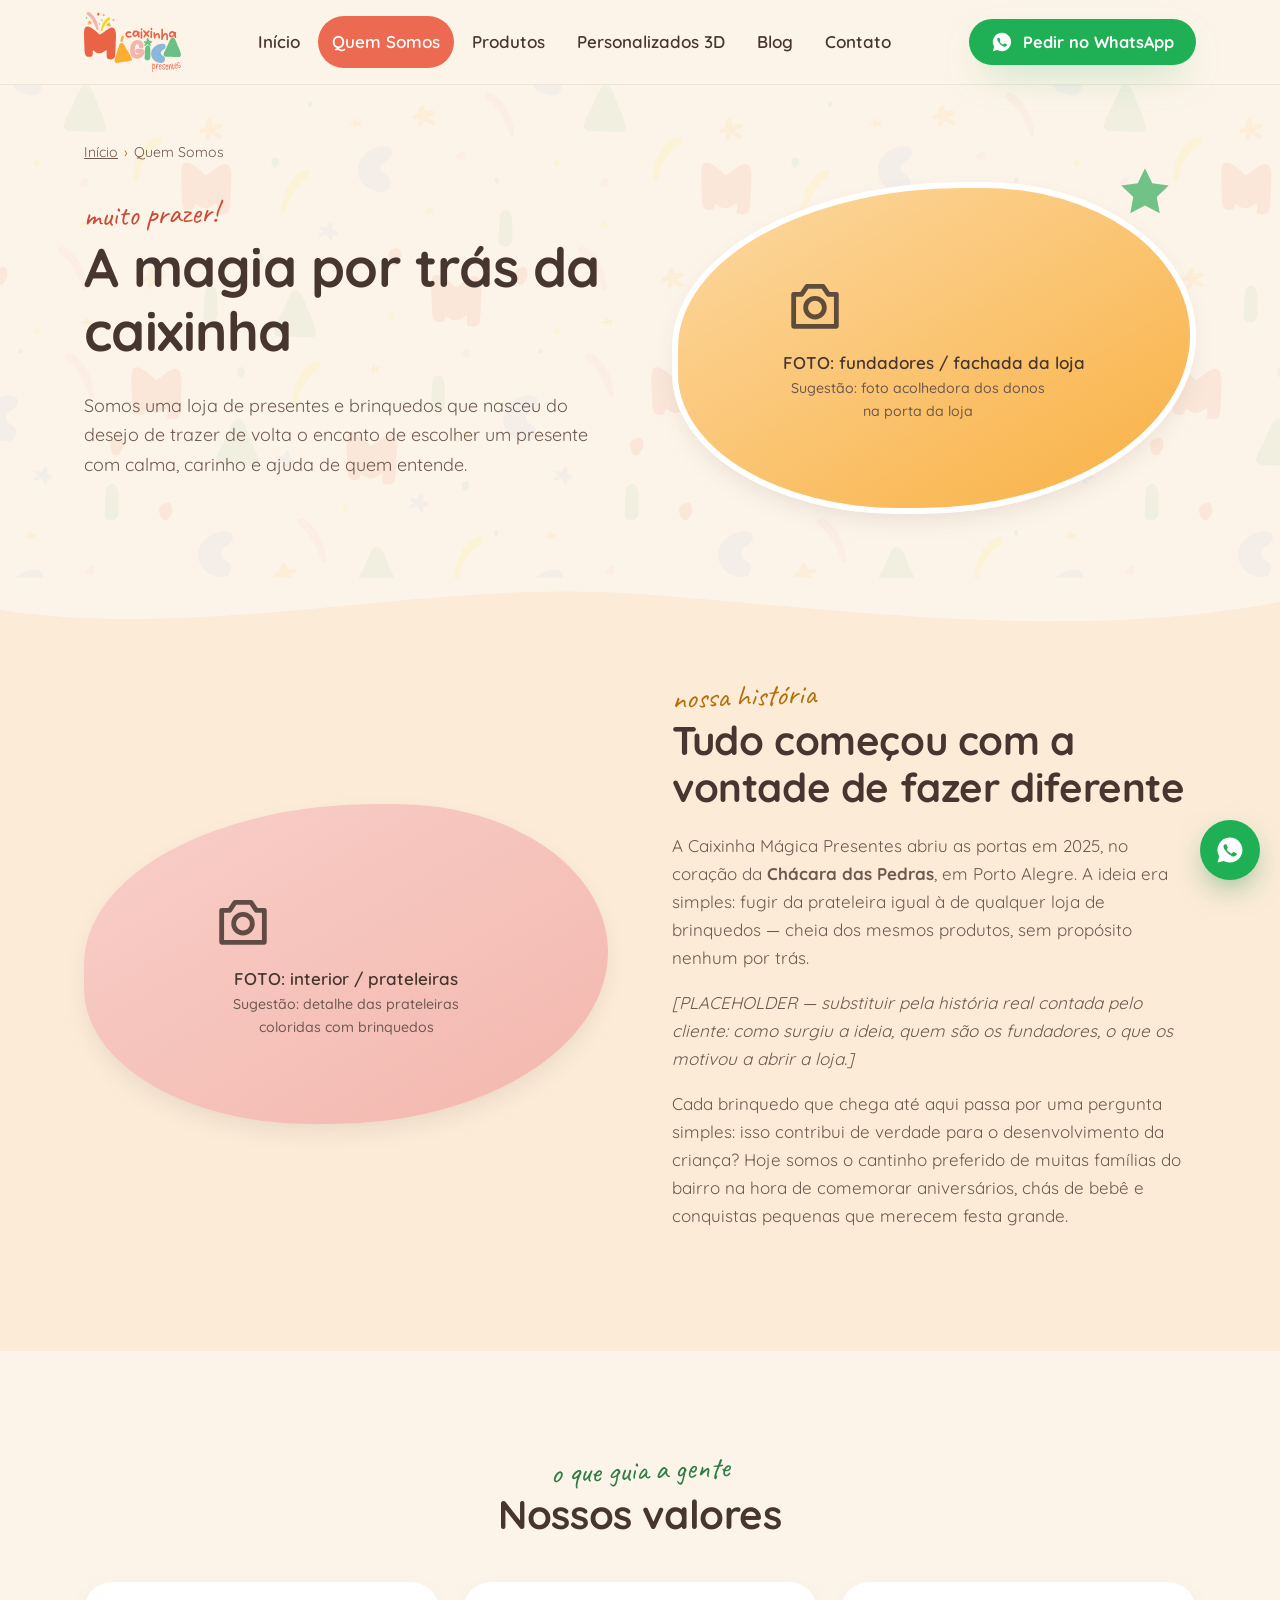
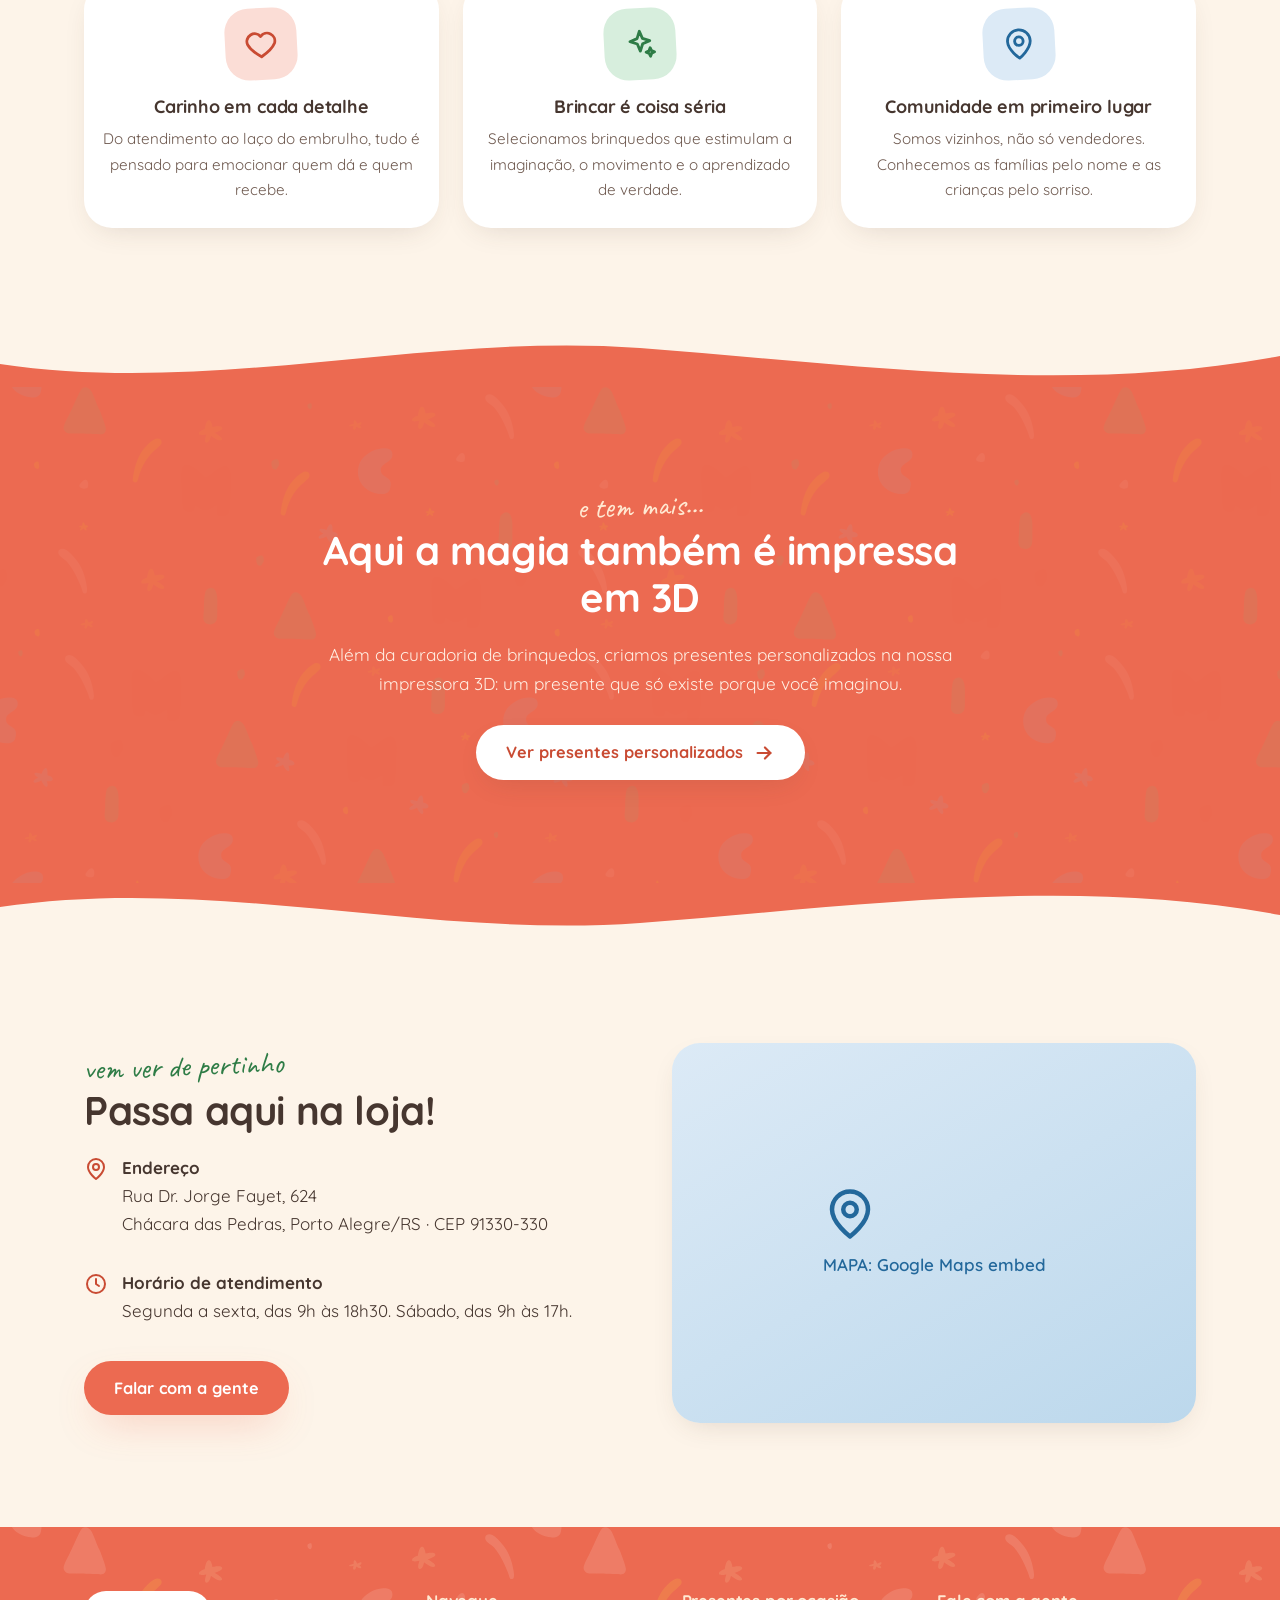
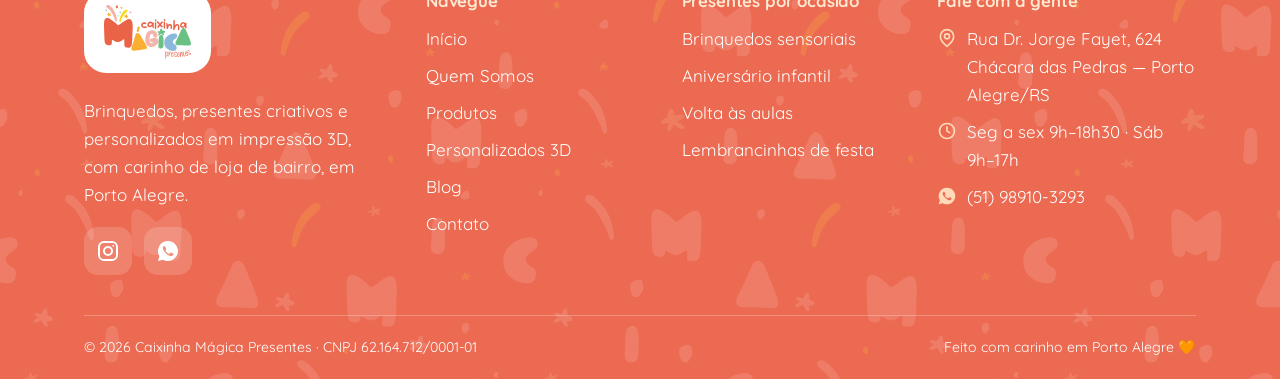
<file: quem-somos.html>
<!DOCTYPE html>
<html lang="pt-BR">
<head>
  <meta charset="UTF-8">
  <meta name="viewport" content="width=device-width, initial-scale=1">
  <meta name="theme-color" content="#FDF4E9">

  <title>Quem Somos | Caixinha Mágica Presentes — Porto Alegre</title>
  <meta name="description" content="Conheça a história da Caixinha Mágica Presentes, loja de brinquedos e presentes criativos na Chácara das Pedras, Porto Alegre. Vem ver de pertinho!">
  <link rel="canonical" href="https://caixinhamagicapresentes.com.br/quem-somos.html">

  <meta property="og:type" content="website">
  <meta property="og:title" content="Quem Somos | Caixinha Mágica Presentes">
  <meta property="og:description" content="Uma lojinha de bairro com coração gigante, na Chácara das Pedras, Porto Alegre.">
  <meta property="og:url" content="https://caixinhamagicapresentes.com.br/quem-somos.html">
  <meta property="og:image" content="https://caixinhamagicapresentes.com.br/assets/og-capa.jpg">
  <meta property="og:locale" content="pt_BR">

  <link rel="preconnect" href="https://fonts.googleapis.com">
  <link rel="preconnect" href="https://fonts.gstatic.com" crossorigin>
  <link href="https://fonts.googleapis.com/css2?family=Quicksand:wght@400;500;600;700&family=Caveat:wght@600;700&display=swap" rel="stylesheet">
  <link rel="stylesheet" href="css/style.css">
  <link rel="icon" type="image/svg+xml" href="assets/simbolo-m-coral.svg">

  <script type="application/ld+json">
  {
    "@context": "https://schema.org",
    "@type": "AboutPage",
    "name": "Quem Somos — Caixinha Mágica Presentes",
    "url": "https://caixinhamagicapresentes.com.br/quem-somos.html",
    "mainEntity": { "@id": "https://caixinhamagicapresentes.com.br/#loja" }
  }
  </script>
  <script type="application/ld+json">
  {
    "@context": "https://schema.org",
    "@type": "BreadcrumbList",
    "itemListElement": [
      { "@type": "ListItem", "position": 1, "name": "Início", "item": "https://caixinhamagicapresentes.com.br/" },
      { "@type": "ListItem", "position": 2, "name": "Quem Somos", "item": "https://caixinhamagicapresentes.com.br/quem-somos.html" }
    ]
  }
  </script>
</head>
<body>
<a class="skip-link" href="#conteudo">Pular para o conteúdo</a>

<!-- HEADER — Elementor Pro: Theme Builder > Header (mesmo template em todas as páginas) -->
<header class="header">
  <div class="container header__inner">
    <a class="header__logo" href="index.html" aria-label="Caixinha Mágica Presentes — página inicial">
      <img src="assets/logo-principal.svg" alt="Logotipo Caixinha Mágica Presentes" width="150" height="93">
    </a>
    <input type="checkbox" id="nav-toggle" class="nav-toggle" aria-hidden="true">
    <label for="nav-toggle" class="nav-toggle-label" aria-label="Abrir menu de navegação">
      <svg viewBox="0 0 24 24" width="26" height="26" fill="none" stroke="currentColor" stroke-width="2.4" stroke-linecap="round"><path d="M4 7h16M4 12h16M4 17h16"/></svg>
    </label>
    <nav class="nav" aria-label="Navegação principal">
      <a href="index.html">Início</a>
      <a href="quem-somos.html" aria-current="page">Quem Somos</a>
      <a href="produtos.html">Produtos</a>
      <a href="presentes-personalizados.html">Personalizados 3D</a>
      <a href="blog.html">Blog</a>
      <a href="contato.html">Contato</a>
    </nav>
    <a class="btn btn--zap header__cta" href="https://wa.me/5551989103293" target="_blank" rel="noopener">
      <svg viewBox="0 0 24 24" aria-hidden="true"><path d="M12 2a10 10 0 0 0-8.6 15.1L2 22l5-1.3A10 10 0 1 0 12 2Zm5 13.9c-.2.6-1.2 1.2-1.7 1.2-.4.1-1 .1-1.6-.1a13 13 0 0 1-5.7-5C6.9 10.5 6.6 9 7 8.3c.2-.4.6-1 1.1-1h.6c.2 0 .4 0 .6.5l.8 2c.1.2.1.4 0 .6l-.5.8c-.1.2-.2.4 0 .7.5.8 1.9 2.2 3.3 2.8.3.1.5.1.7-.1l.8-.9c.2-.3.4-.2.7-.1l1.9.9c.3.2.5.3.5.4 0 .2 0 .6-.2 1Z" fill="currentColor" stroke="none"/></svg>
      Pedir no WhatsApp
    </a>
  </div>
</header>

<main id="conteudo">

  <!-- HERO INTERNO — Elementor: Container + Heading + Breadcrumb -->
  <section class="hero secao" aria-labelledby="titulo-pagina" style="padding-block: 56px 64px;">
    <div class="fundo-confete" aria-hidden="true"></div>
    <div class="container">
      <nav class="breadcrumb" aria-label="Trilha de navegação">
        <ol>
          <li><a href="index.html">Início</a></li>
          <li aria-current="page">Quem Somos</li>
        </ol>
      </nav>
      <div class="grid-2">
        <div>
          <span class="kicker">muito prazer!</span>
          <h1 id="titulo-pagina">A magia por trás da caixinha</h1>
          <p class="texto-suave" style="font-size:1.12rem; max-width:48ch;">
            Somos uma loja de presentes e brinquedos que nasceu do desejo de trazer de volta o encanto de escolher um presente com calma, carinho e ajuda de quem entende.
          </p>
        </div>
        <div style="position:relative;">
          <div class="blob-frame blob-frame--borda">
            <div class="foto-placeholder foto-placeholder--laranja" role="img" aria-label="Espaço reservado para foto dos fundadores ou da fachada">
              <div>
                <svg viewBox="0 0 24 24" fill="none" stroke="currentColor" stroke-width="1.8" stroke-linecap="round" stroke-linejoin="round" aria-hidden="true"><path d="M4 8h3l2-3h6l2 3h3v12H4Z"/><circle cx="12" cy="13" r="3.5"/></svg>
                FOTO: fundadores / fachada da loja
                <small>Sugestão: foto acolhedora dos donos na porta da loja</small>
              </div>
            </div>
          </div>
          <span class="confete flutua-1" style="width:60px; top:-20px; right:4%; color:var(--verde);" aria-hidden="true">
            <svg viewBox="0 0 24 24" fill="currentColor"><path d="M12 2.5l2.9 6 6.6.9-4.8 4.6 1.2 6.5L12 17.4 6.1 20.5l1.2-6.5L2.5 9.4l6.6-.9 2.9-6Z"/></svg>
          </span>
        </div>
      </div>
    </div>
  </section>

  <svg class="onda" viewBox="0 0 1440 56" preserveAspectRatio="none" aria-hidden="true"><path fill="#FBEBD7" d="M0,32 C240,64 480,0 720,16 C960,32 1200,64 1440,24 L1440,56 L0,56 Z"/></svg>

  <!-- NOSSA HISTÓRIA — Elementor: Container 2 col (Text Editor + Image) -->
  <section class="secao secao--creme2 revela" aria-labelledby="titulo-historia" style="padding-top:48px;">
    <div class="container grid-2">
      <div class="blob-frame">
        <div class="foto-placeholder foto-placeholder--rosa" role="img" aria-label="Espaço reservado para foto do interior da loja">
          <div>
            <svg viewBox="0 0 24 24" fill="none" stroke="currentColor" stroke-width="1.8" stroke-linecap="round" stroke-linejoin="round" aria-hidden="true"><path d="M4 8h3l2-3h6l2 3h3v12H4Z"/><circle cx="12" cy="13" r="3.5"/></svg>
            FOTO: interior / prateleiras
            <small>Sugestão: detalhe das prateleiras coloridas com brinquedos</small>
          </div>
        </div>
      </div>
      <div>
        <span class="kicker kicker--laranja">nossa história</span>
        <h2 id="titulo-historia">Tudo começou com a vontade de fazer diferente</h2>
        <p class="texto-suave">
          A Caixinha Mágica Presentes abriu as portas em 2025, no coração da <strong>Chácara das Pedras</strong>, em Porto Alegre. A ideia era simples: fugir da prateleira igual à de qualquer loja de brinquedos — cheia dos mesmos produtos, sem propósito nenhum por trás.
        </p>
        <p class="texto-suave">
          <em>[PLACEHOLDER — substituir pela história real contada pelo cliente: como surgiu a ideia, quem são os fundadores, o que os motivou a abrir a loja.]</em>
        </p>
        <p class="texto-suave">
          Cada brinquedo que chega até aqui passa por uma pergunta simples: isso contribui de verdade para o desenvolvimento da criança? Hoje somos o cantinho preferido de muitas famílias do bairro na hora de comemorar aniversários, chás de bebê e conquistas pequenas que merecem festa grande.
        </p>
      </div>
    </div>
  </section>

  <!-- VALORES — Elementor: Container 3 colunas de Icon Box -->
  <section class="secao revela" aria-labelledby="titulo-valores">
    <div class="container">
      <div class="centro" style="max-width:620px; margin-inline:auto; margin-bottom:44px;">
        <span class="kicker kicker--verde">o que guia a gente</span>
        <h2 id="titulo-valores">Nossos valores</h2>
      </div>
      <div class="grid-3">
        <div class="card icone-box">
          <div class="icone-box__icone ib--coral">
            <svg viewBox="0 0 24 24" fill="none" stroke="currentColor" stroke-width="2" stroke-linecap="round" stroke-linejoin="round" aria-hidden="true"><path d="M12 21s-7.5-4.6-9.5-9A5.5 5.5 0 0 1 12 6.7 5.5 5.5 0 0 1 21.5 12c-2 4.4-9.5 9-9.5 9Z"/></svg>
          </div>
          <h3>Carinho em cada detalhe</h3>
          <p>Do atendimento ao laço do embrulho, tudo é pensado para emocionar quem dá e quem recebe.</p>
        </div>
        <div class="card icone-box">
          <div class="icone-box__icone ib--verde">
            <svg viewBox="0 0 24 24" fill="none" stroke="currentColor" stroke-width="2" stroke-linecap="round" stroke-linejoin="round" aria-hidden="true"><path d="M12 3l1.9 5.1L19 10l-5.1 1.9L12 17l-1.9-5.1L5 10l5.1-1.9L12 3Z"/><path d="M19 15l.9 2.1L22 18l-2.1.9L19 21l-.9-2.1L16 18l2.1-.9L19 15Z"/></svg>
          </div>
          <h3>Brincar é coisa séria</h3>
          <p>Selecionamos brinquedos que estimulam a imaginação, o movimento e o aprendizado de verdade.</p>
        </div>
        <div class="card icone-box">
          <div class="icone-box__icone ib--azul">
            <svg viewBox="0 0 24 24" fill="none" stroke="currentColor" stroke-width="2" stroke-linecap="round" stroke-linejoin="round" aria-hidden="true"><path d="M20 10c0 6-8 12-8 12s-8-6-8-12a8 8 0 0 1 16 0Z"/><circle cx="12" cy="10" r="3"/></svg>
          </div>
          <h3>Comunidade em primeiro lugar</h3>
          <p>Somos vizinhos, não só vendedores. Conhecemos as famílias pelo nome e as crianças pelo sorriso.</p>
        </div>
      </div>
    </div>
  </section>

  <!-- FAIXA 3D — Elementor: Container coral com CTA -->
  <svg class="onda" viewBox="0 0 1440 56" preserveAspectRatio="none" aria-hidden="true"><path fill="#EC6A51" d="M0,32 C240,64 480,0 720,16 C960,32 1200,64 1440,24 L1440,56 L0,56 Z"/></svg>
  <section class="secao secao--coral cta-final revela" style="margin-top:-1px;">
    <div class="fundo-confete" aria-hidden="true"></div>
    <div class="container" style="max-width:720px;">
      <span class="kicker" style="color:#FFE9D2;">e tem mais…</span>
      <h2>Aqui a magia também é impressa em 3D</h2>
      <p style="color:#FFEFE3; font-size:1.08rem;">
        Além da curadoria de brinquedos, criamos presentes personalizados na nossa impressora 3D: um presente que só existe porque você imaginou.
      </p>
      <a class="btn btn--branco" href="presentes-personalizados.html">
        Ver presentes personalizados
        <svg viewBox="0 0 24 24" fill="none" stroke="currentColor" stroke-width="2.4" stroke-linecap="round" stroke-linejoin="round" aria-hidden="true"><path d="M5 12h14"/><path d="m13 6 6 6-6 6"/></svg>
      </a>
    </div>
  </section>
  <svg class="onda onda--flip" viewBox="0 0 1440 56" preserveAspectRatio="none" aria-hidden="true"><path fill="#EC6A51" d="M0,32 C240,64 480,0 720,16 C960,32 1200,64 1440,24 L1440,56 L0,56 Z"/></svg>

  <!-- VISITE — Elementor: mesma seção "Visite a loja" da home (salvar como Template) -->
  <section class="secao revela" aria-labelledby="titulo-visite">
    <div class="container grid-2">
      <div>
        <span class="kicker kicker--verde">vem ver de pertinho</span>
        <h2 id="titulo-visite">Passa aqui na loja!</h2>
        <div class="info-contato">
          <div class="info-contato__item">
            <svg viewBox="0 0 24 24" fill="none" stroke="currentColor" stroke-width="2" stroke-linecap="round" stroke-linejoin="round" aria-hidden="true"><path d="M20 10c0 6-8 12-8 12s-8-6-8-12a8 8 0 0 1 16 0Z"/><circle cx="12" cy="10" r="3"/></svg>
            <p><b>Endereço</b>Rua Dr. Jorge Fayet, 624<br>Chácara das Pedras, Porto Alegre/RS · CEP 91330-330</p>
          </div>
          <div class="info-contato__item">
            <svg viewBox="0 0 24 24" fill="none" stroke="currentColor" stroke-width="2" stroke-linecap="round" stroke-linejoin="round" aria-hidden="true"><circle cx="12" cy="12" r="9"/><path d="M12 7v5l3 2"/></svg>
            <p><b>Horário de atendimento</b>Segunda a sexta, das 9h às 18h30. Sábado, das 9h às 17h.</p>
          </div>
        </div>
        <a class="btn btn--coral" href="contato.html" style="margin-top:18px;">Falar com a gente</a>
      </div>
      <div class="mapa-placeholder" role="img" aria-label="Espaço reservado para o mapa do Google com a localização da loja">
        <div>
          <svg viewBox="0 0 24 24" fill="none" stroke="currentColor" stroke-width="2" stroke-linecap="round" stroke-linejoin="round" aria-hidden="true"><path d="M20 10c0 6-8 12-8 12s-8-6-8-12a8 8 0 0 1 16 0Z"/><circle cx="12" cy="10" r="3"/></svg>
          MAPA: Google Maps embed
        </div>
      </div>
    </div>
  </section>

</main>

<!-- FOOTER — Elementor Pro: Theme Builder > Footer (mesmo template) -->
<footer class="footer">
  <div class="fundo-confete" aria-hidden="true"></div>
  <div class="container">
    <div class="footer__grid">
      <div>
        <span class="footer__logo"><img src="assets/logo-principal.svg" alt="Caixinha Mágica Presentes" width="135" height="84"></span>
        <p style="max-width:32ch;">Brinquedos, presentes criativos e personalizados em impressão 3D, com carinho de loja de bairro, em Porto Alegre.</p>
        <div class="footer__social">
          <a href="https://www.instagram.com/caixinhamagica.presentes/" target="_blank" rel="noopener" aria-label="Instagram da Caixinha Mágica Presentes">
            <svg viewBox="0 0 24 24" fill="none" stroke="currentColor" stroke-width="2" stroke-linecap="round" stroke-linejoin="round" aria-hidden="true"><rect x="3" y="3" width="18" height="18" rx="5"/><circle cx="12" cy="12" r="4"/><circle cx="17.2" cy="6.8" r=".9" fill="currentColor" stroke="none"/></svg>
          </a>
          <a href="https://wa.me/5551989103293" target="_blank" rel="noopener" aria-label="WhatsApp da Caixinha Mágica Presentes">
            <svg viewBox="0 0 24 24" aria-hidden="true"><path d="M12 2a10 10 0 0 0-8.6 15.1L2 22l5-1.3A10 10 0 1 0 12 2Zm5 13.9c-.2.6-1.2 1.2-1.7 1.2-.4.1-1 .1-1.6-.1a13 13 0 0 1-5.7-5C6.9 10.5 6.6 9 7 8.3c.2-.4.6-1 1.1-1h.6c.2 0 .4 0 .6.5l.8 2c.1.2.1.4 0 .6l-.5.8c-.1.2-.2.4 0 .7.5.8 1.9 2.2 3.3 2.8.3.1.5.1.7-.1l.8-.9c.2-.3.4-.2.7-.1l1.9.9c.3.2.5.3.5.4 0 .2 0 .6-.2 1Z" fill="currentColor" stroke="none"/></svg>
          </a>
        </div>
      </div>
      <nav aria-label="Links do rodapé">
        <h3>Navegue</h3>
        <ul>
          <li><a href="index.html">Início</a></li>
          <li><a href="quem-somos.html">Quem Somos</a></li>
          <li><a href="produtos.html">Produtos</a></li>
          <li><a href="presentes-personalizados.html">Personalizados 3D</a></li>
          <li><a href="blog.html">Blog</a></li>
          <li><a href="contato.html">Contato</a></li>
        </ul>
      </nav>
      <div>
        <h3>Presentes por ocasião</h3>
        <ul>
          <li><a href="produtos.html#neurodivergentes">Brinquedos sensoriais</a></li>
          <li><a href="produtos.html#jogos">Aniversário infantil</a></li>
          <li><a href="produtos.html#educativos">Volta às aulas</a></li>
          <li><a href="presentes-personalizados.html">Lembrancinhas de festa</a></li>
        </ul>
      </div>
      <div>
        <h3>Fale com a gente</h3>
        <ul>
          <li class="footer__item">
            <svg viewBox="0 0 24 24" fill="none" stroke="currentColor" stroke-width="2" stroke-linecap="round" stroke-linejoin="round" aria-hidden="true"><path d="M20 10c0 6-8 12-8 12s-8-6-8-12a8 8 0 0 1 16 0Z"/><circle cx="12" cy="10" r="3"/></svg>
            <span>Rua Dr. Jorge Fayet, 624<br>Chácara das Pedras — Porto Alegre/RS</span>
          </li>
          <li class="footer__item">
            <svg viewBox="0 0 24 24" fill="none" stroke="currentColor" stroke-width="2" stroke-linecap="round" stroke-linejoin="round" aria-hidden="true"><circle cx="12" cy="12" r="9"/><path d="M12 7v5l3 2"/></svg>
            <span>Seg a sex 9h–18h30 · Sáb 9h–17h</span>
          </li>
          <li class="footer__item">
            <svg viewBox="0 0 24 24" aria-hidden="true"><path d="M12 2a10 10 0 0 0-8.6 15.1L2 22l5-1.3A10 10 0 1 0 12 2Zm5 13.9c-.2.6-1.2 1.2-1.7 1.2-.4.1-1 .1-1.6-.1a13 13 0 0 1-5.7-5C6.9 10.5 6.6 9 7 8.3c.2-.4.6-1 1.1-1h.6c.2 0 .4 0 .6.5l.8 2c.1.2.1.4 0 .6l-.5.8c-.1.2-.2.4 0 .7.5.8 1.9 2.2 3.3 2.8.3.1.5.1.7-.1l.8-.9c.2-.3.4-.2.7-.1l1.9.9c.3.2.5.3.5.4 0 .2 0 .6-.2 1Z" fill="currentColor" stroke="none"/></svg>
            <span><a href="https://wa.me/5551989103293" target="_blank" rel="noopener">(51) 98910-3293</a></span>
          </li>
        </ul>
      </div>
    </div>
    <div class="footer__bar">
      <span>© <span id="ano-atual">2026</span> Caixinha Mágica Presentes · CNPJ 62.164.712/0001-01</span>
      <span>Feito com carinho em Porto Alegre 🧡</span>
    </div>
  </div>
</footer>

<a class="zap-flutuante" href="https://wa.me/5551989103293?text=Oi!%20Vim%20pelo%20site%20da%20Caixinha%20M%C3%A1gica%20%F0%9F%8E%81" target="_blank" rel="noopener" aria-label="Conversar no WhatsApp">
  <svg viewBox="0 0 24 24" aria-hidden="true"><path d="M12 2a10 10 0 0 0-8.6 15.1L2 22l5-1.3A10 10 0 1 0 12 2Zm5 13.9c-.2.6-1.2 1.2-1.7 1.2-.4.1-1 .1-1.6-.1a13 13 0 0 1-5.7-5C6.9 10.5 6.6 9 7 8.3c.2-.4.6-1 1.1-1h.6c.2 0 .4 0 .6.5l.8 2c.1.2.1.4 0 .6l-.5.8c-.1.2-.2.4 0 .7.5.8 1.9 2.2 3.3 2.8.3.1.5.1.7-.1l.8-.9c.2-.3.4-.2.7-.1l1.9.9c.3.2.5.3.5.4 0 .2 0 .6-.2 1Z" fill="currentColor" stroke="none"/></svg>
</a>

<script src="js/main.js" defer></script>
</body>
</html>
</file>
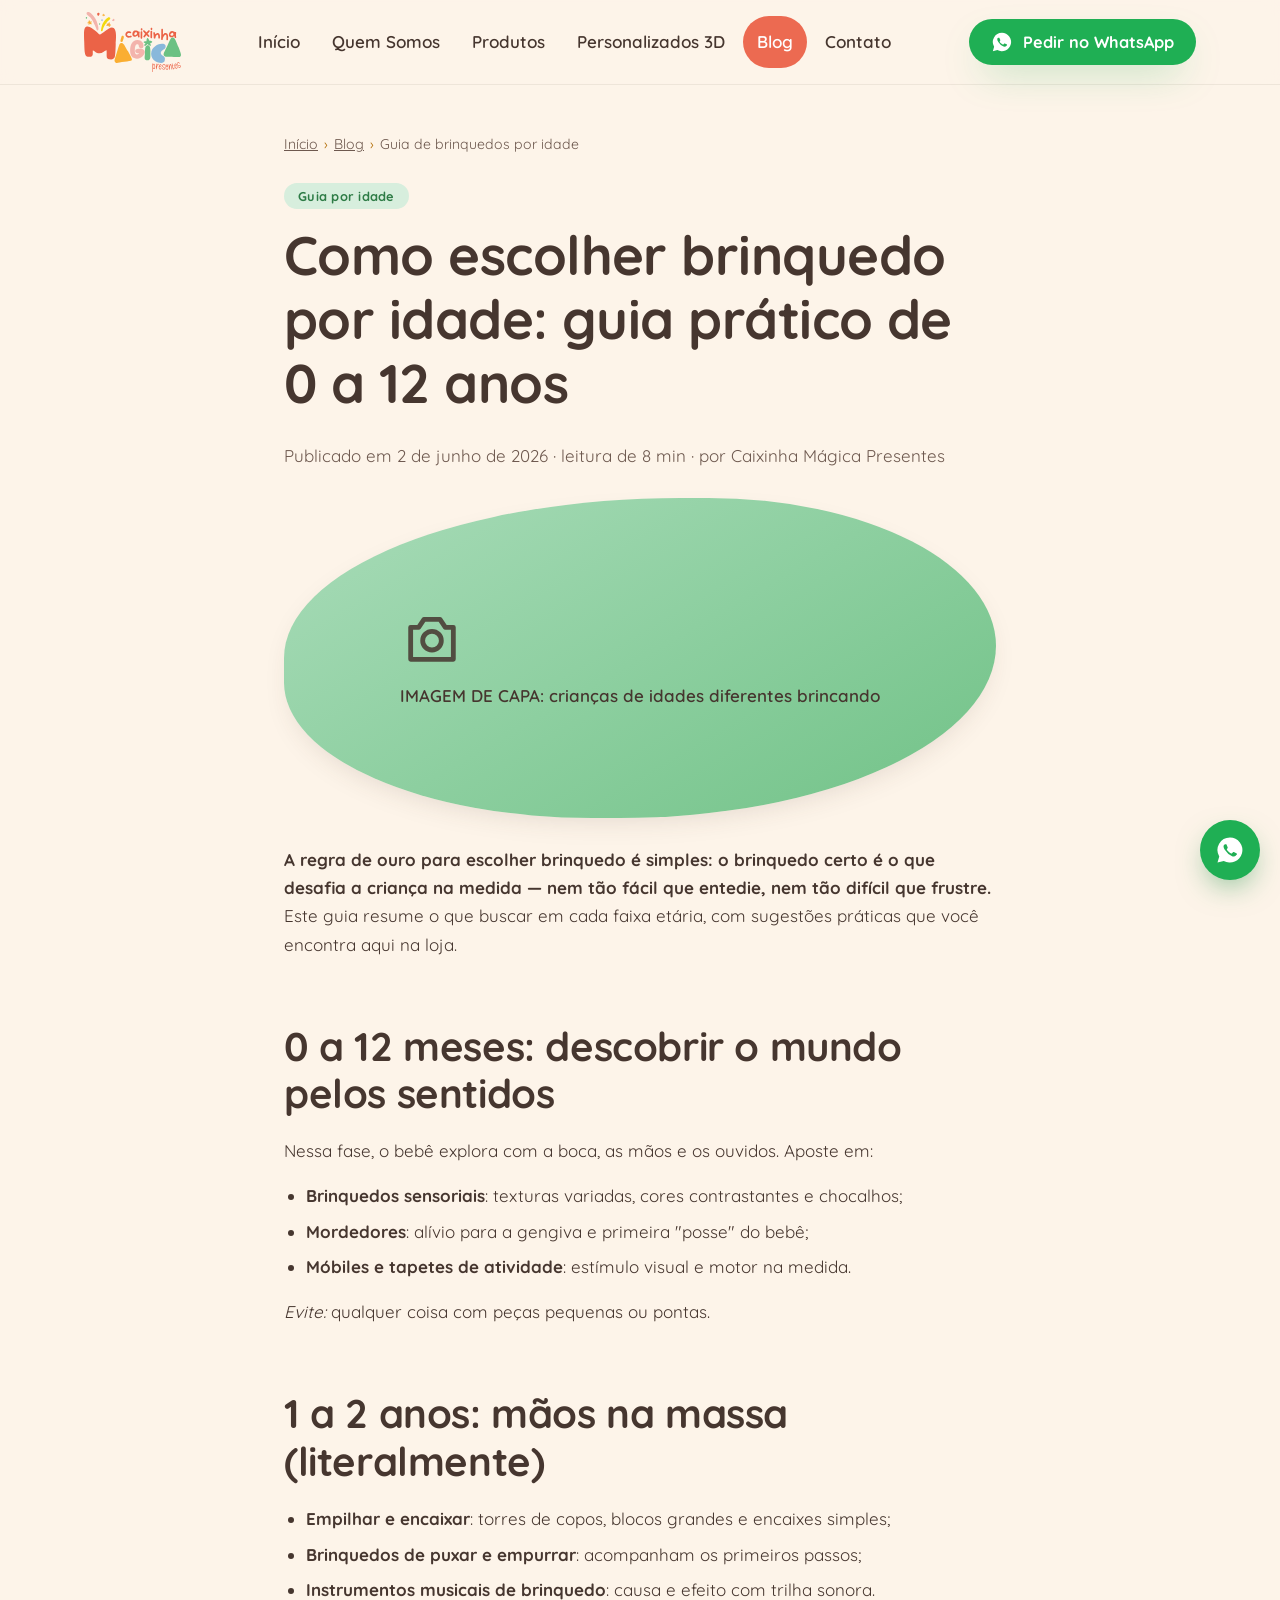
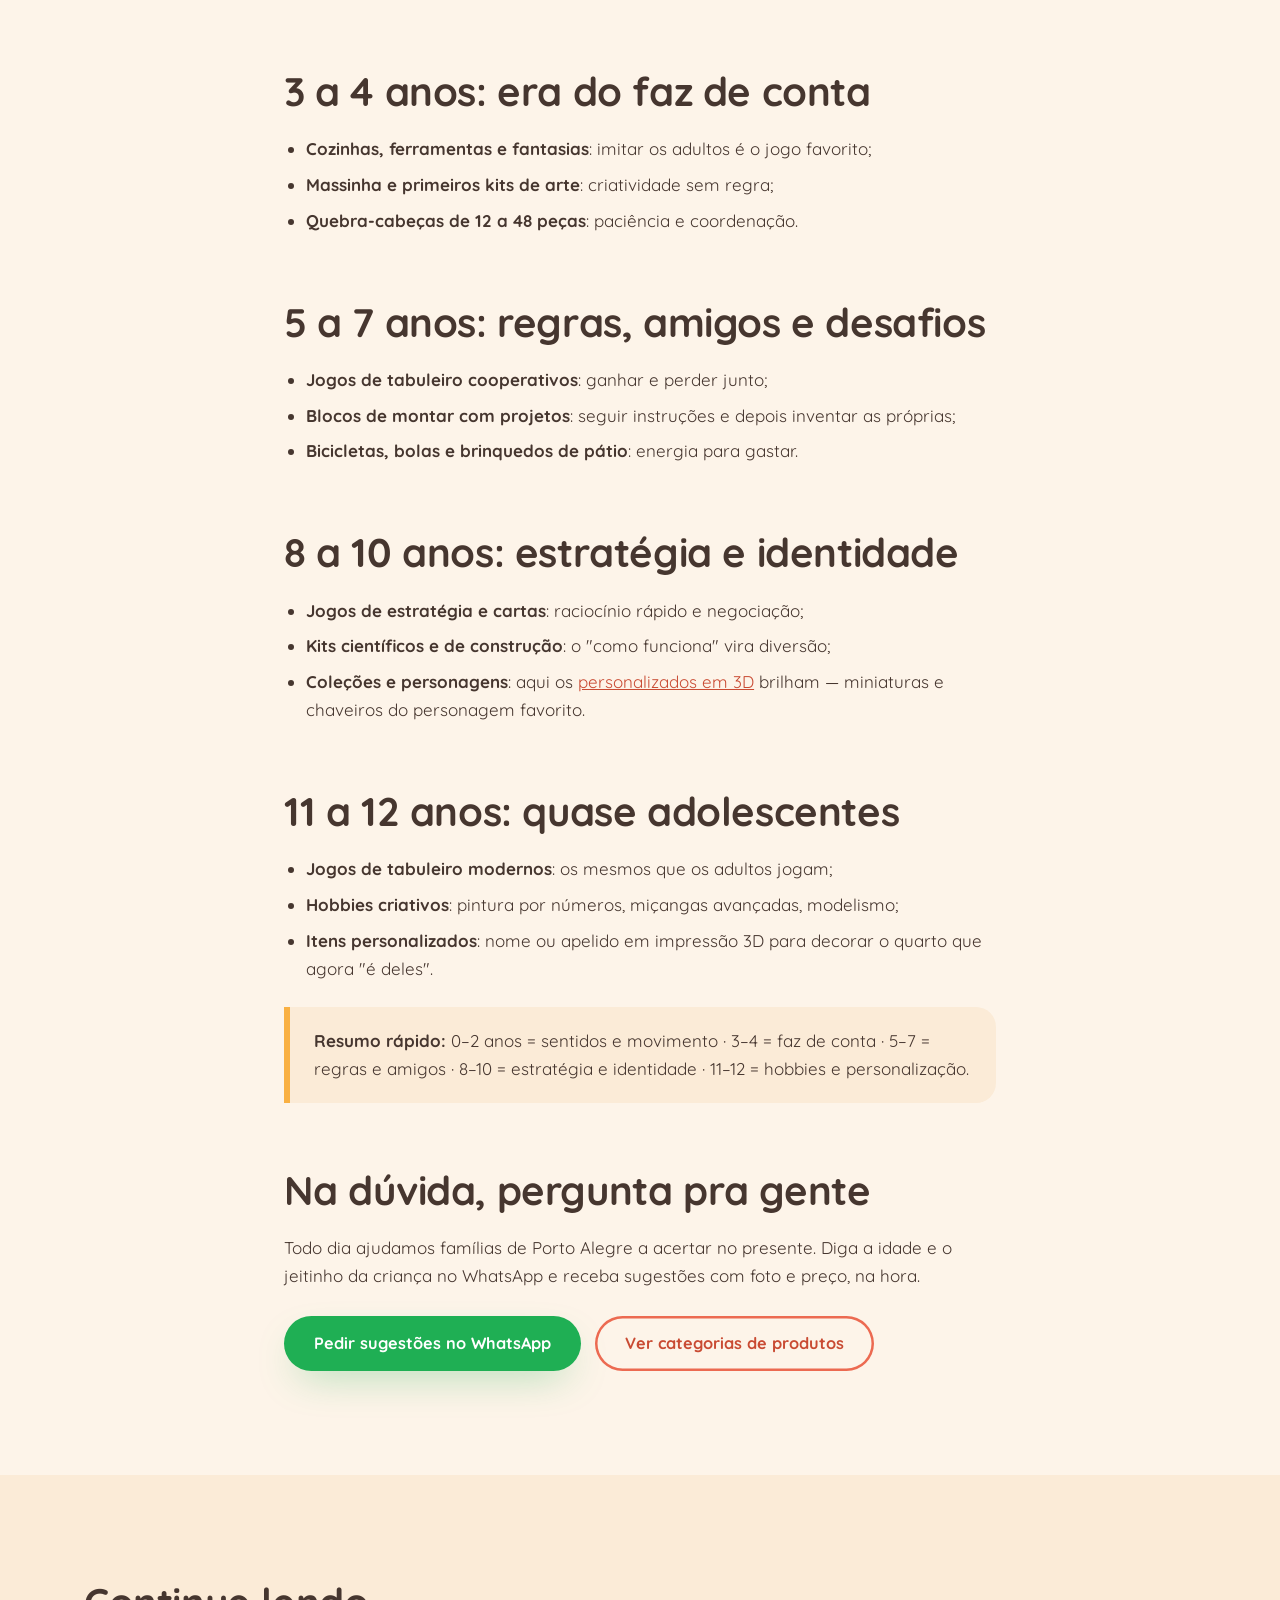
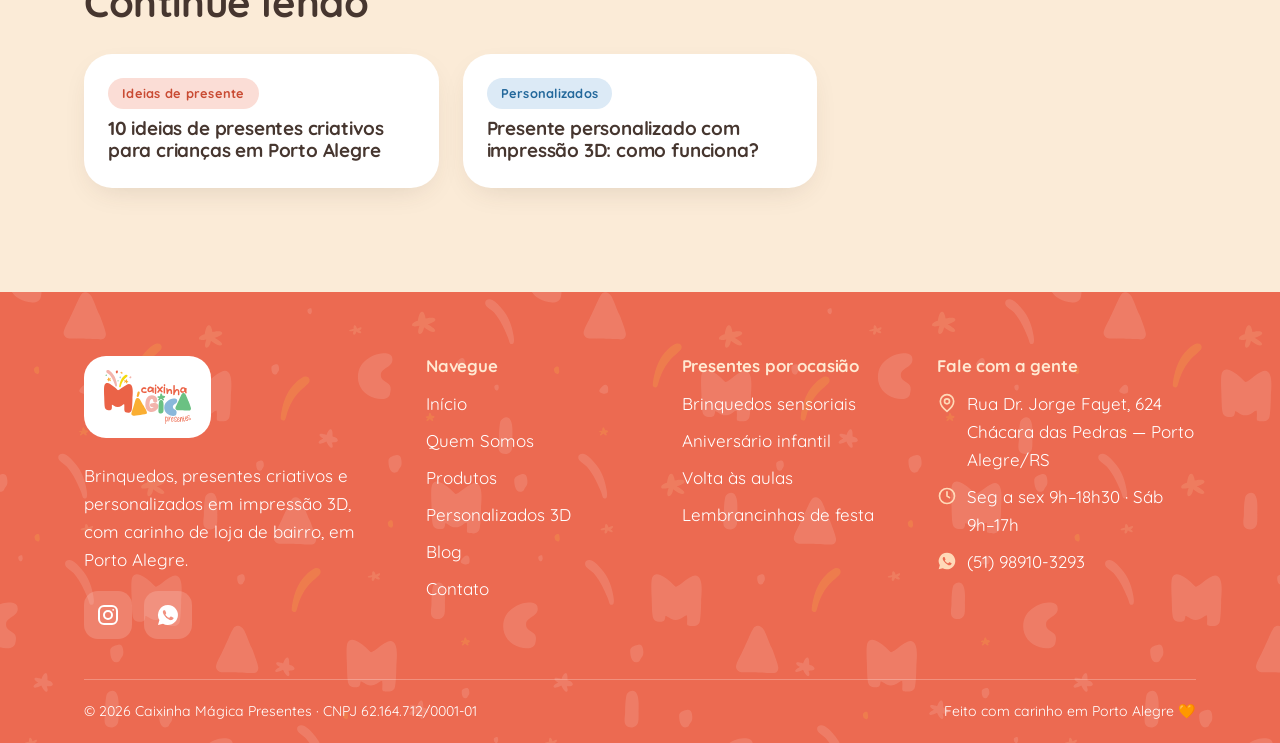
<file: blog/brinquedos-por-idade-guia.html>
<!DOCTYPE html>
<html lang="pt-BR">
<head>
  <meta charset="UTF-8">
  <meta name="viewport" content="width=device-width, initial-scale=1">
  <meta name="theme-color" content="#FDF4E9">

  <title>Como Escolher Brinquedo por Idade: Guia de 0 a 12 Anos | Caixinha Mágica</title>
  <meta name="description" content="Guia prático para escolher brinquedo pela idade da criança, de 0 a 12 anos: o que estimula cada fase, o que evitar e sugestões de presente para cada faixa etária.">
  <link rel="canonical" href="https://caixinhamagicapresentes.com.br/blog/brinquedos-por-idade-guia.html">

  <meta property="og:type" content="article">
  <meta property="og:title" content="Como escolher brinquedo por idade: guia prático de 0 a 12 anos">
  <meta property="og:description" content="O que faz sentido em cada fase do desenvolvimento — e o que deixar para depois.">
  <meta property="og:url" content="https://caixinhamagicapresentes.com.br/blog/brinquedos-por-idade-guia.html">
  <meta property="og:image" content="https://caixinhamagicapresentes.com.br/assets/og-capa.jpg">
  <meta property="og:locale" content="pt_BR">
  <meta property="article:published_time" content="2026-06-02">

  <link rel="preconnect" href="https://fonts.googleapis.com">
  <link rel="preconnect" href="https://fonts.gstatic.com" crossorigin>
  <link href="https://fonts.googleapis.com/css2?family=Quicksand:wght@400;500;600;700&family=Caveat:wght@600;700&display=swap" rel="stylesheet">
  <link rel="stylesheet" href="../css/style.css">
  <link rel="icon" type="image/svg+xml" href="../assets/simbolo-m-coral.svg">

  <script type="application/ld+json">
  {
    "@context": "https://schema.org",
    "@type": "Article",
    "headline": "Como escolher brinquedo por idade: guia prático de 0 a 12 anos",
    "description": "Guia para escolher brinquedo pela idade da criança: o que estimula cada fase do desenvolvimento e sugestões de presente por faixa etária.",
    "datePublished": "2026-06-02",
    "dateModified": "2026-06-02",
    "inLanguage": "pt-BR",
    "author": { "@type": "Organization", "name": "Caixinha Mágica Presentes", "url": "https://caixinhamagicapresentes.com.br/" },
    "publisher": { "@id": "https://caixinhamagicapresentes.com.br/#loja" },
    "mainEntityOfPage": "https://caixinhamagicapresentes.com.br/blog/brinquedos-por-idade-guia.html",
    "image": "https://caixinhamagicapresentes.com.br/assets/og-capa.jpg"
  }
  </script>
  <script type="application/ld+json">
  {
    "@context": "https://schema.org",
    "@type": "BreadcrumbList",
    "itemListElement": [
      { "@type": "ListItem", "position": 1, "name": "Início", "item": "https://caixinhamagicapresentes.com.br/" },
      { "@type": "ListItem", "position": 2, "name": "Blog", "item": "https://caixinhamagicapresentes.com.br/blog.html" },
      { "@type": "ListItem", "position": 3, "name": "Guia de brinquedos por idade", "item": "https://caixinhamagicapresentes.com.br/blog/brinquedos-por-idade-guia.html" }
    ]
  }
  </script>
</head>
<body>
<a class="skip-link" href="#conteudo">Pular para o conteúdo</a>

<!-- HEADER — Elementor Pro: Theme Builder > Header -->
<header class="header">
  <div class="container header__inner">
    <a class="header__logo" href="../index.html" aria-label="Caixinha Mágica Presentes — página inicial">
      <img src="../assets/logo-principal.svg" alt="Logotipo Caixinha Mágica Presentes" width="150" height="93">
    </a>
    <input type="checkbox" id="nav-toggle" class="nav-toggle" aria-hidden="true">
    <label for="nav-toggle" class="nav-toggle-label" aria-label="Abrir menu de navegação">
      <svg viewBox="0 0 24 24" width="26" height="26" fill="none" stroke="currentColor" stroke-width="2.4" stroke-linecap="round"><path d="M4 7h16M4 12h16M4 17h16"/></svg>
    </label>
    <nav class="nav" aria-label="Navegação principal">
      <a href="../index.html">Início</a>
      <a href="../quem-somos.html">Quem Somos</a>
      <a href="../produtos.html">Produtos</a>
      <a href="../presentes-personalizados.html">Personalizados 3D</a>
      <a href="../blog.html" aria-current="page">Blog</a>
      <a href="../contato.html">Contato</a>
    </nav>
    <a class="btn btn--zap header__cta" href="https://wa.me/5551989103293" target="_blank" rel="noopener">
      <svg viewBox="0 0 24 24" aria-hidden="true"><path d="M12 2a10 10 0 0 0-8.6 15.1L2 22l5-1.3A10 10 0 1 0 12 2Zm5 13.9c-.2.6-1.2 1.2-1.7 1.2-.4.1-1 .1-1.6-.1a13 13 0 0 1-5.7-5C6.9 10.5 6.6 9 7 8.3c.2-.4.6-1 1.1-1h.6c.2 0 .4 0 .6.5l.8 2c.1.2.1.4 0 .6l-.5.8c-.1.2-.2.4 0 .7.5.8 1.9 2.2 3.3 2.8.3.1.5.1.7-.1l.8-.9c.2-.3.4-.2.7-.1l1.9.9c.3.2.5.3.5.4 0 .2 0 .6-.2 1Z" fill="currentColor" stroke="none"/></svg>
      Pedir no WhatsApp
    </a>
  </div>
</header>

<main id="conteudo">

  <article class="secao" style="padding-top:48px;">
    <div class="container artigo">
      <nav class="breadcrumb" aria-label="Trilha de navegação">
        <ol>
          <li><a href="../index.html">Início</a></li>
          <li><a href="../blog.html">Blog</a></li>
          <li aria-current="page">Guia de brinquedos por idade</li>
        </ol>
      </nav>

      <header>
        <span class="card-post__tag tag--verde">Guia por idade</span>
        <h1 style="margin-top:14px;">Como escolher brinquedo por idade: guia prático de 0 a 12 anos</h1>
        <p class="texto-suave">Publicado em <time datetime="2026-06-02">2 de junho de 2026</time> · leitura de 8 min · por Caixinha Mágica Presentes</p>
      </header>

      <div class="blob-frame" style="margin-block:28px;">
        <div class="foto-placeholder foto-placeholder--verde" role="img" aria-label="Espaço para imagem de capa do artigo">
          <div>
            <svg viewBox="0 0 24 24" fill="none" stroke="currentColor" stroke-width="1.8" stroke-linecap="round" stroke-linejoin="round" aria-hidden="true"><path d="M4 8h3l2-3h6l2 3h3v12H4Z"/><circle cx="12" cy="13" r="3.5"/></svg>
            IMAGEM DE CAPA: crianças de idades diferentes brincando
          </div>
        </div>
      </div>

      <!-- GEO/AIO: resposta direta logo no início -->
      <p><strong>A regra de ouro para escolher brinquedo é simples: o brinquedo certo é o que desafia a criança na medida — nem tão fácil que entedie, nem tão difícil que frustre.</strong> Este guia resume o que buscar em cada faixa etária, com sugestões práticas que você encontra aqui na loja.</p>

      <h2>0 a 12 meses: descobrir o mundo pelos sentidos</h2>
      <p>Nessa fase, o bebê explora com a boca, as mãos e os ouvidos. Aposte em:</p>
      <ul>
        <li><strong>Brinquedos sensoriais</strong>: texturas variadas, cores contrastantes e chocalhos;</li>
        <li><strong>Mordedores</strong>: alívio para a gengiva e primeira "posse" do bebê;</li>
        <li><strong>Móbiles e tapetes de atividade</strong>: estímulo visual e motor na medida.</li>
      </ul>
      <p><em>Evite:</em> qualquer coisa com peças pequenas ou pontas.</p>

      <h2>1 a 2 anos: mãos na massa (literalmente)</h2>
      <ul>
        <li><strong>Empilhar e encaixar</strong>: torres de copos, blocos grandes e encaixes simples;</li>
        <li><strong>Brinquedos de puxar e empurrar</strong>: acompanham os primeiros passos;</li>
        <li><strong>Instrumentos musicais de brinquedo</strong>: causa e efeito com trilha sonora.</li>
      </ul>

      <h2>3 a 4 anos: era do faz de conta</h2>
      <ul>
        <li><strong>Cozinhas, ferramentas e fantasias</strong>: imitar os adultos é o jogo favorito;</li>
        <li><strong>Massinha e primeiros kits de arte</strong>: criatividade sem regra;</li>
        <li><strong>Quebra-cabeças de 12 a 48 peças</strong>: paciência e coordenação.</li>
      </ul>

      <h2>5 a 7 anos: regras, amigos e desafios</h2>
      <ul>
        <li><strong>Jogos de tabuleiro cooperativos</strong>: ganhar e perder junto;</li>
        <li><strong>Blocos de montar com projetos</strong>: seguir instruções e depois inventar as próprias;</li>
        <li><strong>Bicicletas, bolas e brinquedos de pátio</strong>: energia para gastar.</li>
      </ul>

      <h2>8 a 10 anos: estratégia e identidade</h2>
      <ul>
        <li><strong>Jogos de estratégia e cartas</strong>: raciocínio rápido e negociação;</li>
        <li><strong>Kits científicos e de construção</strong>: o "como funciona" vira diversão;</li>
        <li><strong>Coleções e personagens</strong>: aqui os <a href="../presentes-personalizados.html">personalizados em 3D</a> brilham — miniaturas e chaveiros do personagem favorito.</li>
      </ul>

      <h2>11 a 12 anos: quase adolescentes</h2>
      <ul>
        <li><strong>Jogos de tabuleiro modernos</strong>: os mesmos que os adultos jogam;</li>
        <li><strong>Hobbies criativos</strong>: pintura por números, miçangas avançadas, modelismo;</li>
        <li><strong>Itens personalizados</strong>: nome ou apelido em impressão 3D para decorar o quarto que agora "é deles".</li>
      </ul>

      <div class="destaque-caixa">
        <p style="margin:0;"><strong>Resumo rápido:</strong> 0–2 anos = sentidos e movimento · 3–4 = faz de conta · 5–7 = regras e amigos · 8–10 = estratégia e identidade · 11–12 = hobbies e personalização.</p>
      </div>

      <h2>Na dúvida, pergunta pra gente</h2>
      <p>Todo dia ajudamos famílias de Porto Alegre a acertar no presente. Diga a idade e o jeitinho da criança no WhatsApp e receba sugestões com foto e preço, na hora.</p>

      <div class="hero__acoes">
        <a class="btn btn--zap" href="https://wa.me/5551989103293?text=Oi!%20Li%20o%20guia%20por%20idade%20e%20quero%20sugest%C3%B5es%20%F0%9F%8E%81" target="_blank" rel="noopener">Pedir sugestões no WhatsApp</a>
        <a class="btn btn--contorno" href="../produtos.html">Ver categorias de produtos</a>
      </div>
    </div>
  </article>

  <section class="secao secao--creme2" aria-labelledby="titulo-relacionados">
    <div class="container">
      <h2 id="titulo-relacionados" style="margin-bottom:28px;">Continue lendo</h2>
      <div class="grid-3">
        <a class="card-post" href="presentes-criativos-criancas-porto-alegre.html">
          <div class="card-post__corpo">
            <span class="card-post__tag tag--coral">Ideias de presente</span>
            <h3>10 ideias de presentes criativos para crianças em Porto Alegre</h3>
          </div>
        </a>
        <a class="card-post" href="presente-personalizado-impressao-3d.html">
          <div class="card-post__corpo">
            <span class="card-post__tag tag--azul">Personalizados</span>
            <h3>Presente personalizado com impressão 3D: como funciona?</h3>
          </div>
        </a>
      </div>
    </div>
  </section>

</main>

<!-- FOOTER — Elementor Pro: Theme Builder > Footer -->
<footer class="footer">
  <div class="fundo-confete" aria-hidden="true"></div>
  <div class="container">
    <div class="footer__grid">
      <div>
        <span class="footer__logo"><img src="../assets/logo-principal.svg" alt="Caixinha Mágica Presentes" width="135" height="84"></span>
        <p style="max-width:32ch;">Brinquedos, presentes criativos e personalizados em impressão 3D, com carinho de loja de bairro, em Porto Alegre.</p>
        <div class="footer__social">
          <a href="https://www.instagram.com/caixinhamagica.presentes/" target="_blank" rel="noopener" aria-label="Instagram da Caixinha Mágica Presentes">
            <svg viewBox="0 0 24 24" fill="none" stroke="currentColor" stroke-width="2" stroke-linecap="round" stroke-linejoin="round" aria-hidden="true"><rect x="3" y="3" width="18" height="18" rx="5"/><circle cx="12" cy="12" r="4"/><circle cx="17.2" cy="6.8" r=".9" fill="currentColor" stroke="none"/></svg>
          </a>
          <a href="https://wa.me/5551989103293" target="_blank" rel="noopener" aria-label="WhatsApp da Caixinha Mágica Presentes">
            <svg viewBox="0 0 24 24" aria-hidden="true"><path d="M12 2a10 10 0 0 0-8.6 15.1L2 22l5-1.3A10 10 0 1 0 12 2Zm5 13.9c-.2.6-1.2 1.2-1.7 1.2-.4.1-1 .1-1.6-.1a13 13 0 0 1-5.7-5C6.9 10.5 6.6 9 7 8.3c.2-.4.6-1 1.1-1h.6c.2 0 .4 0 .6.5l.8 2c.1.2.1.4 0 .6l-.5.8c-.1.2-.2.4 0 .7.5.8 1.9 2.2 3.3 2.8.3.1.5.1.7-.1l.8-.9c.2-.3.4-.2.7-.1l1.9.9c.3.2.5.3.5.4 0 .2 0 .6-.2 1Z" fill="currentColor" stroke="none"/></svg>
          </a>
        </div>
      </div>
      <nav aria-label="Links do rodapé">
        <h3>Navegue</h3>
        <ul>
          <li><a href="../index.html">Início</a></li>
          <li><a href="../quem-somos.html">Quem Somos</a></li>
          <li><a href="../produtos.html">Produtos</a></li>
          <li><a href="../presentes-personalizados.html">Personalizados 3D</a></li>
          <li><a href="../blog.html">Blog</a></li>
          <li><a href="../contato.html">Contato</a></li>
        </ul>
      </nav>
      <div>
        <h3>Presentes por ocasião</h3>
        <ul>
          <li><a href="../produtos.html#neurodivergentes">Brinquedos sensoriais</a></li>
          <li><a href="../produtos.html#jogos">Aniversário infantil</a></li>
          <li><a href="../produtos.html#educativos">Volta às aulas</a></li>
          <li><a href="../presentes-personalizados.html">Lembrancinhas de festa</a></li>
        </ul>
      </div>
      <div>
        <h3>Fale com a gente</h3>
        <ul>
          <li class="footer__item">
            <svg viewBox="0 0 24 24" fill="none" stroke="currentColor" stroke-width="2" stroke-linecap="round" stroke-linejoin="round" aria-hidden="true"><path d="M20 10c0 6-8 12-8 12s-8-6-8-12a8 8 0 0 1 16 0Z"/><circle cx="12" cy="10" r="3"/></svg>
            <span>Rua Dr. Jorge Fayet, 624<br>Chácara das Pedras — Porto Alegre/RS</span>
          </li>
          <li class="footer__item">
            <svg viewBox="0 0 24 24" fill="none" stroke="currentColor" stroke-width="2" stroke-linecap="round" stroke-linejoin="round" aria-hidden="true"><circle cx="12" cy="12" r="9"/><path d="M12 7v5l3 2"/></svg>
            <span>Seg a sex 9h–18h30 · Sáb 9h–17h</span>
          </li>
          <li class="footer__item">
            <svg viewBox="0 0 24 24" aria-hidden="true"><path d="M12 2a10 10 0 0 0-8.6 15.1L2 22l5-1.3A10 10 0 1 0 12 2Zm5 13.9c-.2.6-1.2 1.2-1.7 1.2-.4.1-1 .1-1.6-.1a13 13 0 0 1-5.7-5C6.9 10.5 6.6 9 7 8.3c.2-.4.6-1 1.1-1h.6c.2 0 .4 0 .6.5l.8 2c.1.2.1.4 0 .6l-.5.8c-.1.2-.2.4 0 .7.5.8 1.9 2.2 3.3 2.8.3.1.5.1.7-.1l.8-.9c.2-.3.4-.2.7-.1l1.9.9c.3.2.5.3.5.4 0 .2 0 .6-.2 1Z" fill="currentColor" stroke="none"/></svg>
            <span><a href="https://wa.me/5551989103293" target="_blank" rel="noopener">(51) 98910-3293</a></span>
          </li>
        </ul>
      </div>
    </div>
    <div class="footer__bar">
      <span>© <span id="ano-atual">2026</span> Caixinha Mágica Presentes · CNPJ 62.164.712/0001-01</span>
      <span>Feito com carinho em Porto Alegre 🧡</span>
    </div>
  </div>
</footer>

<a class="zap-flutuante" href="https://wa.me/5551989103293?text=Oi!%20Vim%20pelo%20site%20da%20Caixinha%20M%C3%A1gica%20%F0%9F%8E%81" target="_blank" rel="noopener" aria-label="Conversar no WhatsApp">
  <svg viewBox="0 0 24 24" aria-hidden="true"><path d="M12 2a10 10 0 0 0-8.6 15.1L2 22l5-1.3A10 10 0 1 0 12 2Zm5 13.9c-.2.6-1.2 1.2-1.7 1.2-.4.1-1 .1-1.6-.1a13 13 0 0 1-5.7-5C6.9 10.5 6.6 9 7 8.3c.2-.4.6-1 1.1-1h.6c.2 0 .4 0 .6.5l.8 2c.1.2.1.4 0 .6l-.5.8c-.1.2-.2.4 0 .7.5.8 1.9 2.2 3.3 2.8.3.1.5.1.7-.1l.8-.9c.2-.3.4-.2.7-.1l1.9.9c.3.2.5.3.5.4 0 .2 0 .6-.2 1Z" fill="currentColor" stroke="none"/></svg>
</a>

<script src="../js/main.js" defer></script>
</body>
</html>
</file>
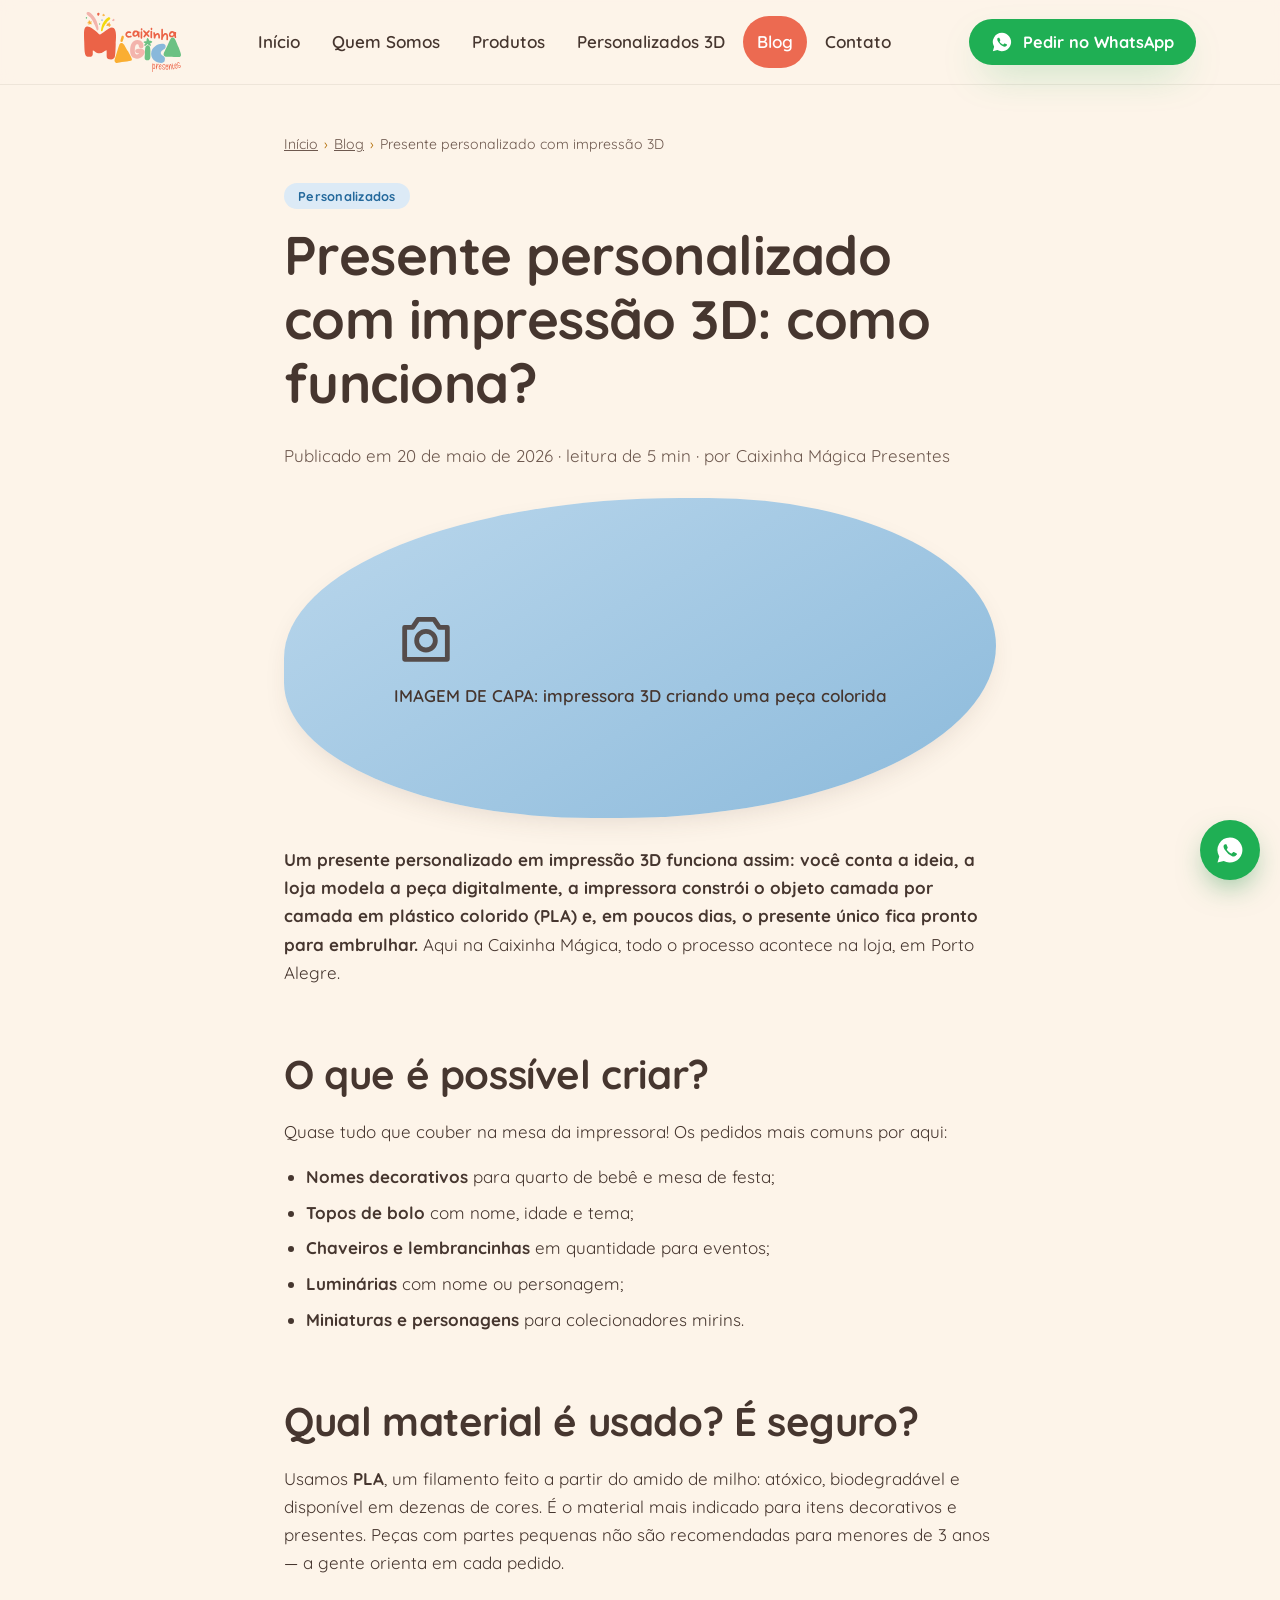
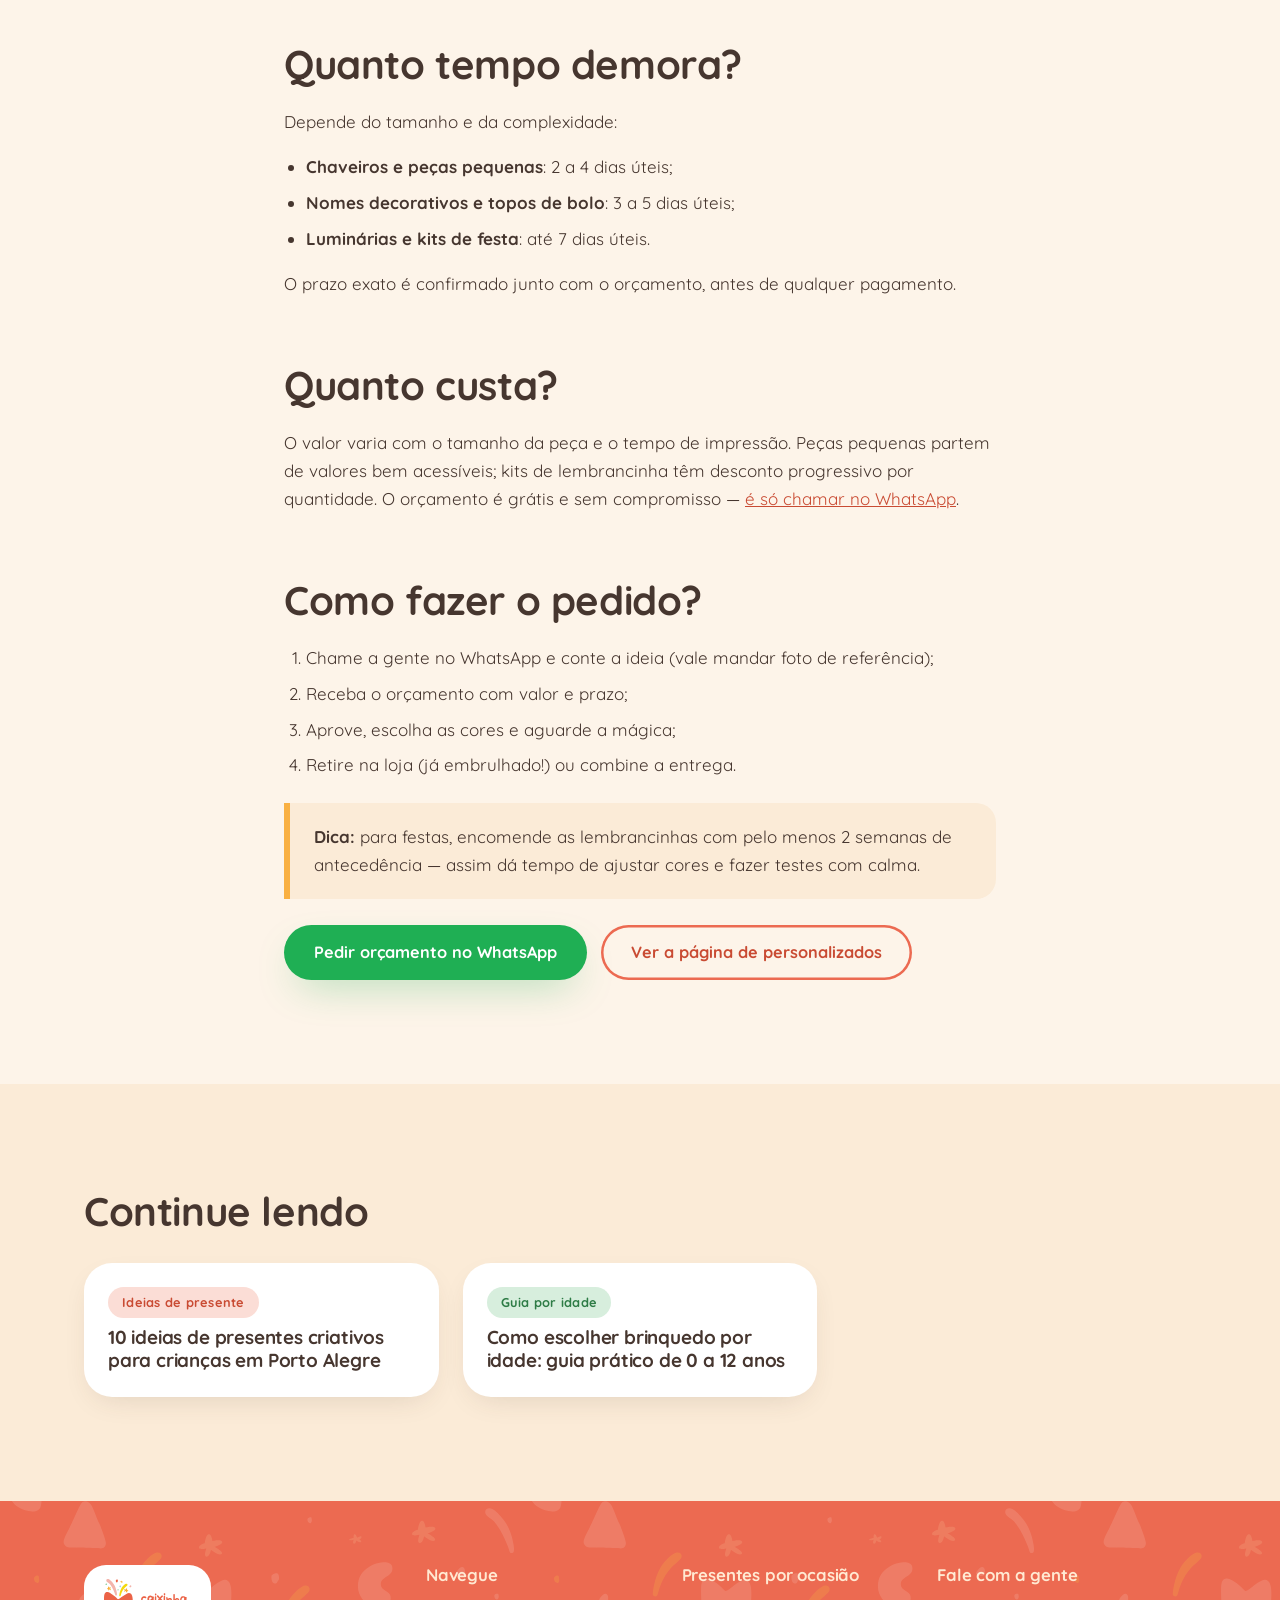
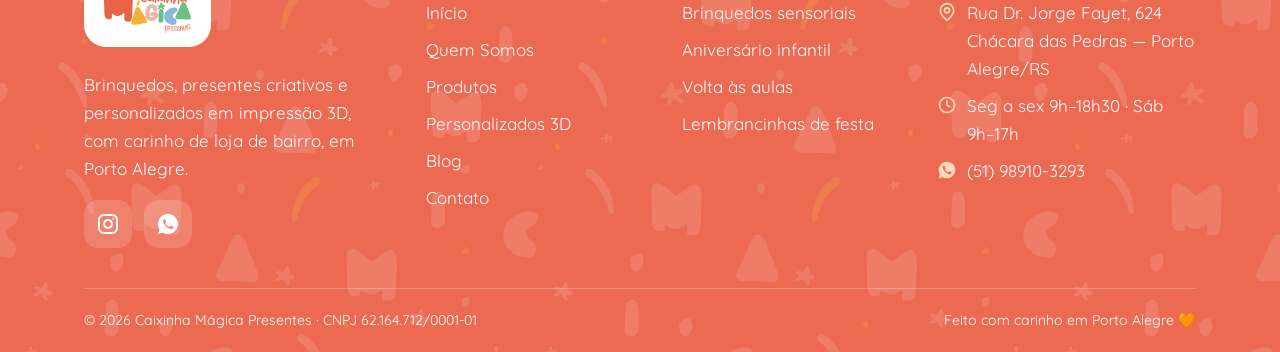
<file: blog/presente-personalizado-impressao-3d.html>
<!DOCTYPE html>
<html lang="pt-BR">
<head>
  <meta charset="UTF-8">
  <meta name="viewport" content="width=device-width, initial-scale=1">
  <meta name="theme-color" content="#FDF4E9">

  <title>Presente Personalizado com Impressão 3D: Como Funciona? | Caixinha Mágica</title>
  <meta name="description" content="Como funciona um presente personalizado em impressão 3D: da ideia ao presente embrulhado. Materiais, prazos, cores e ideias de peças — na Caixinha Mágica, em Porto Alegre.">
  <link rel="canonical" href="https://caixinhamagicapresentes.com.br/blog/presente-personalizado-impressao-3d.html">

  <meta property="og:type" content="article">
  <meta property="og:title" content="Presente personalizado com impressão 3D: como funciona?">
  <meta property="og:description" content="Dos bastidores da impressora ao presente embrulhado: prazos, cores, materiais e ideias.">
  <meta property="og:url" content="https://caixinhamagicapresentes.com.br/blog/presente-personalizado-impressao-3d.html">
  <meta property="og:image" content="https://caixinhamagicapresentes.com.br/assets/og-capa.jpg">
  <meta property="og:locale" content="pt_BR">
  <meta property="article:published_time" content="2026-05-20">

  <link rel="preconnect" href="https://fonts.googleapis.com">
  <link rel="preconnect" href="https://fonts.gstatic.com" crossorigin>
  <link href="https://fonts.googleapis.com/css2?family=Quicksand:wght@400;500;600;700&family=Caveat:wght@600;700&display=swap" rel="stylesheet">
  <link rel="stylesheet" href="../css/style.css">
  <link rel="icon" type="image/svg+xml" href="../assets/simbolo-m-coral.svg">

  <script type="application/ld+json">
  {
    "@context": "https://schema.org",
    "@type": "Article",
    "headline": "Presente personalizado com impressão 3D: como funciona?",
    "description": "Como funciona um presente personalizado em impressão 3D: materiais, prazos, cores e ideias de peças.",
    "datePublished": "2026-05-20",
    "dateModified": "2026-05-20",
    "inLanguage": "pt-BR",
    "author": { "@type": "Organization", "name": "Caixinha Mágica Presentes", "url": "https://caixinhamagicapresentes.com.br/" },
    "publisher": { "@id": "https://caixinhamagicapresentes.com.br/#loja" },
    "mainEntityOfPage": "https://caixinhamagicapresentes.com.br/blog/presente-personalizado-impressao-3d.html",
    "image": "https://caixinhamagicapresentes.com.br/assets/og-capa.jpg"
  }
  </script>
  <script type="application/ld+json">
  {
    "@context": "https://schema.org",
    "@type": "BreadcrumbList",
    "itemListElement": [
      { "@type": "ListItem", "position": 1, "name": "Início", "item": "https://caixinhamagicapresentes.com.br/" },
      { "@type": "ListItem", "position": 2, "name": "Blog", "item": "https://caixinhamagicapresentes.com.br/blog.html" },
      { "@type": "ListItem", "position": 3, "name": "Presente personalizado com impressão 3D", "item": "https://caixinhamagicapresentes.com.br/blog/presente-personalizado-impressao-3d.html" }
    ]
  }
  </script>
</head>
<body>
<a class="skip-link" href="#conteudo">Pular para o conteúdo</a>

<!-- HEADER — Elementor Pro: Theme Builder > Header -->
<header class="header">
  <div class="container header__inner">
    <a class="header__logo" href="../index.html" aria-label="Caixinha Mágica Presentes — página inicial">
      <img src="../assets/logo-principal.svg" alt="Logotipo Caixinha Mágica Presentes" width="150" height="93">
    </a>
    <input type="checkbox" id="nav-toggle" class="nav-toggle" aria-hidden="true">
    <label for="nav-toggle" class="nav-toggle-label" aria-label="Abrir menu de navegação">
      <svg viewBox="0 0 24 24" width="26" height="26" fill="none" stroke="currentColor" stroke-width="2.4" stroke-linecap="round"><path d="M4 7h16M4 12h16M4 17h16"/></svg>
    </label>
    <nav class="nav" aria-label="Navegação principal">
      <a href="../index.html">Início</a>
      <a href="../quem-somos.html">Quem Somos</a>
      <a href="../produtos.html">Produtos</a>
      <a href="../presentes-personalizados.html">Personalizados 3D</a>
      <a href="../blog.html" aria-current="page">Blog</a>
      <a href="../contato.html">Contato</a>
    </nav>
    <a class="btn btn--zap header__cta" href="https://wa.me/5551989103293" target="_blank" rel="noopener">
      <svg viewBox="0 0 24 24" aria-hidden="true"><path d="M12 2a10 10 0 0 0-8.6 15.1L2 22l5-1.3A10 10 0 1 0 12 2Zm5 13.9c-.2.6-1.2 1.2-1.7 1.2-.4.1-1 .1-1.6-.1a13 13 0 0 1-5.7-5C6.9 10.5 6.6 9 7 8.3c.2-.4.6-1 1.1-1h.6c.2 0 .4 0 .6.5l.8 2c.1.2.1.4 0 .6l-.5.8c-.1.2-.2.4 0 .7.5.8 1.9 2.2 3.3 2.8.3.1.5.1.7-.1l.8-.9c.2-.3.4-.2.7-.1l1.9.9c.3.2.5.3.5.4 0 .2 0 .6-.2 1Z" fill="currentColor" stroke="none"/></svg>
      Pedir no WhatsApp
    </a>
  </div>
</header>

<main id="conteudo">

  <article class="secao" style="padding-top:48px;">
    <div class="container artigo">
      <nav class="breadcrumb" aria-label="Trilha de navegação">
        <ol>
          <li><a href="../index.html">Início</a></li>
          <li><a href="../blog.html">Blog</a></li>
          <li aria-current="page">Presente personalizado com impressão 3D</li>
        </ol>
      </nav>

      <header>
        <span class="card-post__tag tag--azul">Personalizados</span>
        <h1 style="margin-top:14px;">Presente personalizado com impressão 3D: como funciona?</h1>
        <p class="texto-suave">Publicado em <time datetime="2026-05-20">20 de maio de 2026</time> · leitura de 5 min · por Caixinha Mágica Presentes</p>
      </header>

      <div class="blob-frame" style="margin-block:28px;">
        <div class="foto-placeholder foto-placeholder--azul" role="img" aria-label="Espaço para imagem de capa do artigo">
          <div>
            <svg viewBox="0 0 24 24" fill="none" stroke="currentColor" stroke-width="1.8" stroke-linecap="round" stroke-linejoin="round" aria-hidden="true"><path d="M4 8h3l2-3h6l2 3h3v12H4Z"/><circle cx="12" cy="13" r="3.5"/></svg>
            IMAGEM DE CAPA: impressora 3D criando uma peça colorida
          </div>
        </div>
      </div>

      <!-- GEO/AIO: resposta direta no primeiro parágrafo -->
      <p><strong>Um presente personalizado em impressão 3D funciona assim: você conta a ideia, a loja modela a peça digitalmente, a impressora constrói o objeto camada por camada em plástico colorido (PLA) e, em poucos dias, o presente único fica pronto para embrulhar.</strong> Aqui na Caixinha Mágica, todo o processo acontece na loja, em Porto Alegre.</p>

      <h2>O que é possível criar?</h2>
      <p>Quase tudo que couber na mesa da impressora! Os pedidos mais comuns por aqui:</p>
      <ul>
        <li><strong>Nomes decorativos</strong> para quarto de bebê e mesa de festa;</li>
        <li><strong>Topos de bolo</strong> com nome, idade e tema;</li>
        <li><strong>Chaveiros e lembrancinhas</strong> em quantidade para eventos;</li>
        <li><strong>Luminárias</strong> com nome ou personagem;</li>
        <li><strong>Miniaturas e personagens</strong> para colecionadores mirins.</li>
      </ul>

      <h2>Qual material é usado? É seguro?</h2>
      <p>Usamos <strong>PLA</strong>, um filamento feito a partir do amido de milho: atóxico, biodegradável e disponível em dezenas de cores. É o material mais indicado para itens decorativos e presentes. Peças com partes pequenas não são recomendadas para menores de 3 anos — a gente orienta em cada pedido.</p>

      <h2>Quanto tempo demora?</h2>
      <p>Depende do tamanho e da complexidade:</p>
      <ul>
        <li><strong>Chaveiros e peças pequenas</strong>: 2 a 4 dias úteis;</li>
        <li><strong>Nomes decorativos e topos de bolo</strong>: 3 a 5 dias úteis;</li>
        <li><strong>Luminárias e kits de festa</strong>: até 7 dias úteis.</li>
      </ul>
      <p>O prazo exato é confirmado junto com o orçamento, antes de qualquer pagamento.</p>

      <h2>Quanto custa?</h2>
      <p>O valor varia com o tamanho da peça e o tempo de impressão. Peças pequenas partem de valores bem acessíveis; kits de lembrancinha têm desconto progressivo por quantidade. O orçamento é grátis e sem compromisso — <a href="https://wa.me/5551989103293" target="_blank" rel="noopener">é só chamar no WhatsApp</a>.</p>

      <h2>Como fazer o pedido?</h2>
      <ol>
        <li>Chame a gente no WhatsApp e conte a ideia (vale mandar foto de referência);</li>
        <li>Receba o orçamento com valor e prazo;</li>
        <li>Aprove, escolha as cores e aguarde a mágica;</li>
        <li>Retire na loja (já embrulhado!) ou combine a entrega.</li>
      </ol>

      <div class="destaque-caixa">
        <p style="margin:0;"><strong>Dica:</strong> para festas, encomende as lembrancinhas com pelo menos 2 semanas de antecedência — assim dá tempo de ajustar cores e fazer testes com calma.</p>
      </div>

      <div class="hero__acoes">
        <a class="btn btn--zap" href="https://wa.me/5551989103293?text=Oi!%20Li%20o%20artigo%20sobre%20impress%C3%A3o%203D%20e%20quero%20um%20or%C3%A7amento%20%E2%9C%A8" target="_blank" rel="noopener">Pedir orçamento no WhatsApp</a>
        <a class="btn btn--contorno" href="../presentes-personalizados.html">Ver a página de personalizados</a>
      </div>
    </div>
  </article>

  <section class="secao secao--creme2" aria-labelledby="titulo-relacionados">
    <div class="container">
      <h2 id="titulo-relacionados" style="margin-bottom:28px;">Continue lendo</h2>
      <div class="grid-3">
        <a class="card-post" href="presentes-criativos-criancas-porto-alegre.html">
          <div class="card-post__corpo">
            <span class="card-post__tag tag--coral">Ideias de presente</span>
            <h3>10 ideias de presentes criativos para crianças em Porto Alegre</h3>
          </div>
        </a>
        <a class="card-post" href="brinquedos-por-idade-guia.html">
          <div class="card-post__corpo">
            <span class="card-post__tag tag--verde">Guia por idade</span>
            <h3>Como escolher brinquedo por idade: guia prático de 0 a 12 anos</h3>
          </div>
        </a>
      </div>
    </div>
  </section>

</main>

<!-- FOOTER — Elementor Pro: Theme Builder > Footer -->
<footer class="footer">
  <div class="fundo-confete" aria-hidden="true"></div>
  <div class="container">
    <div class="footer__grid">
      <div>
        <span class="footer__logo"><img src="../assets/logo-principal.svg" alt="Caixinha Mágica Presentes" width="135" height="84"></span>
        <p style="max-width:32ch;">Brinquedos, presentes criativos e personalizados em impressão 3D, com carinho de loja de bairro, em Porto Alegre.</p>
        <div class="footer__social">
          <a href="https://www.instagram.com/caixinhamagica.presentes/" target="_blank" rel="noopener" aria-label="Instagram da Caixinha Mágica Presentes">
            <svg viewBox="0 0 24 24" fill="none" stroke="currentColor" stroke-width="2" stroke-linecap="round" stroke-linejoin="round" aria-hidden="true"><rect x="3" y="3" width="18" height="18" rx="5"/><circle cx="12" cy="12" r="4"/><circle cx="17.2" cy="6.8" r=".9" fill="currentColor" stroke="none"/></svg>
          </a>
          <a href="https://wa.me/5551989103293" target="_blank" rel="noopener" aria-label="WhatsApp da Caixinha Mágica Presentes">
            <svg viewBox="0 0 24 24" aria-hidden="true"><path d="M12 2a10 10 0 0 0-8.6 15.1L2 22l5-1.3A10 10 0 1 0 12 2Zm5 13.9c-.2.6-1.2 1.2-1.7 1.2-.4.1-1 .1-1.6-.1a13 13 0 0 1-5.7-5C6.9 10.5 6.6 9 7 8.3c.2-.4.6-1 1.1-1h.6c.2 0 .4 0 .6.5l.8 2c.1.2.1.4 0 .6l-.5.8c-.1.2-.2.4 0 .7.5.8 1.9 2.2 3.3 2.8.3.1.5.1.7-.1l.8-.9c.2-.3.4-.2.7-.1l1.9.9c.3.2.5.3.5.4 0 .2 0 .6-.2 1Z" fill="currentColor" stroke="none"/></svg>
          </a>
        </div>
      </div>
      <nav aria-label="Links do rodapé">
        <h3>Navegue</h3>
        <ul>
          <li><a href="../index.html">Início</a></li>
          <li><a href="../quem-somos.html">Quem Somos</a></li>
          <li><a href="../produtos.html">Produtos</a></li>
          <li><a href="../presentes-personalizados.html">Personalizados 3D</a></li>
          <li><a href="../blog.html">Blog</a></li>
          <li><a href="../contato.html">Contato</a></li>
        </ul>
      </nav>
      <div>
        <h3>Presentes por ocasião</h3>
        <ul>
          <li><a href="../produtos.html#neurodivergentes">Brinquedos sensoriais</a></li>
          <li><a href="../produtos.html#jogos">Aniversário infantil</a></li>
          <li><a href="../produtos.html#educativos">Volta às aulas</a></li>
          <li><a href="../presentes-personalizados.html">Lembrancinhas de festa</a></li>
        </ul>
      </div>
      <div>
        <h3>Fale com a gente</h3>
        <ul>
          <li class="footer__item">
            <svg viewBox="0 0 24 24" fill="none" stroke="currentColor" stroke-width="2" stroke-linecap="round" stroke-linejoin="round" aria-hidden="true"><path d="M20 10c0 6-8 12-8 12s-8-6-8-12a8 8 0 0 1 16 0Z"/><circle cx="12" cy="10" r="3"/></svg>
            <span>Rua Dr. Jorge Fayet, 624<br>Chácara das Pedras — Porto Alegre/RS</span>
          </li>
          <li class="footer__item">
            <svg viewBox="0 0 24 24" fill="none" stroke="currentColor" stroke-width="2" stroke-linecap="round" stroke-linejoin="round" aria-hidden="true"><circle cx="12" cy="12" r="9"/><path d="M12 7v5l3 2"/></svg>
            <span>Seg a sex 9h–18h30 · Sáb 9h–17h</span>
          </li>
          <li class="footer__item">
            <svg viewBox="0 0 24 24" aria-hidden="true"><path d="M12 2a10 10 0 0 0-8.6 15.1L2 22l5-1.3A10 10 0 1 0 12 2Zm5 13.9c-.2.6-1.2 1.2-1.7 1.2-.4.1-1 .1-1.6-.1a13 13 0 0 1-5.7-5C6.9 10.5 6.6 9 7 8.3c.2-.4.6-1 1.1-1h.6c.2 0 .4 0 .6.5l.8 2c.1.2.1.4 0 .6l-.5.8c-.1.2-.2.4 0 .7.5.8 1.9 2.2 3.3 2.8.3.1.5.1.7-.1l.8-.9c.2-.3.4-.2.7-.1l1.9.9c.3.2.5.3.5.4 0 .2 0 .6-.2 1Z" fill="currentColor" stroke="none"/></svg>
            <span><a href="https://wa.me/5551989103293" target="_blank" rel="noopener">(51) 98910-3293</a></span>
          </li>
        </ul>
      </div>
    </div>
    <div class="footer__bar">
      <span>© <span id="ano-atual">2026</span> Caixinha Mágica Presentes · CNPJ 62.164.712/0001-01</span>
      <span>Feito com carinho em Porto Alegre 🧡</span>
    </div>
  </div>
</footer>

<a class="zap-flutuante" href="https://wa.me/5551989103293?text=Oi!%20Vim%20pelo%20site%20da%20Caixinha%20M%C3%A1gica%20%F0%9F%8E%81" target="_blank" rel="noopener" aria-label="Conversar no WhatsApp">
  <svg viewBox="0 0 24 24" aria-hidden="true"><path d="M12 2a10 10 0 0 0-8.6 15.1L2 22l5-1.3A10 10 0 1 0 12 2Zm5 13.9c-.2.6-1.2 1.2-1.7 1.2-.4.1-1 .1-1.6-.1a13 13 0 0 1-5.7-5C6.9 10.5 6.6 9 7 8.3c.2-.4.6-1 1.1-1h.6c.2 0 .4 0 .6.5l.8 2c.1.2.1.4 0 .6l-.5.8c-.1.2-.2.4 0 .7.5.8 1.9 2.2 3.3 2.8.3.1.5.1.7-.1l.8-.9c.2-.3.4-.2.7-.1l1.9.9c.3.2.5.3.5.4 0 .2 0 .6-.2 1Z" fill="currentColor" stroke="none"/></svg>
</a>

<script src="../js/main.js" defer></script>
</body>
</html>
</file>
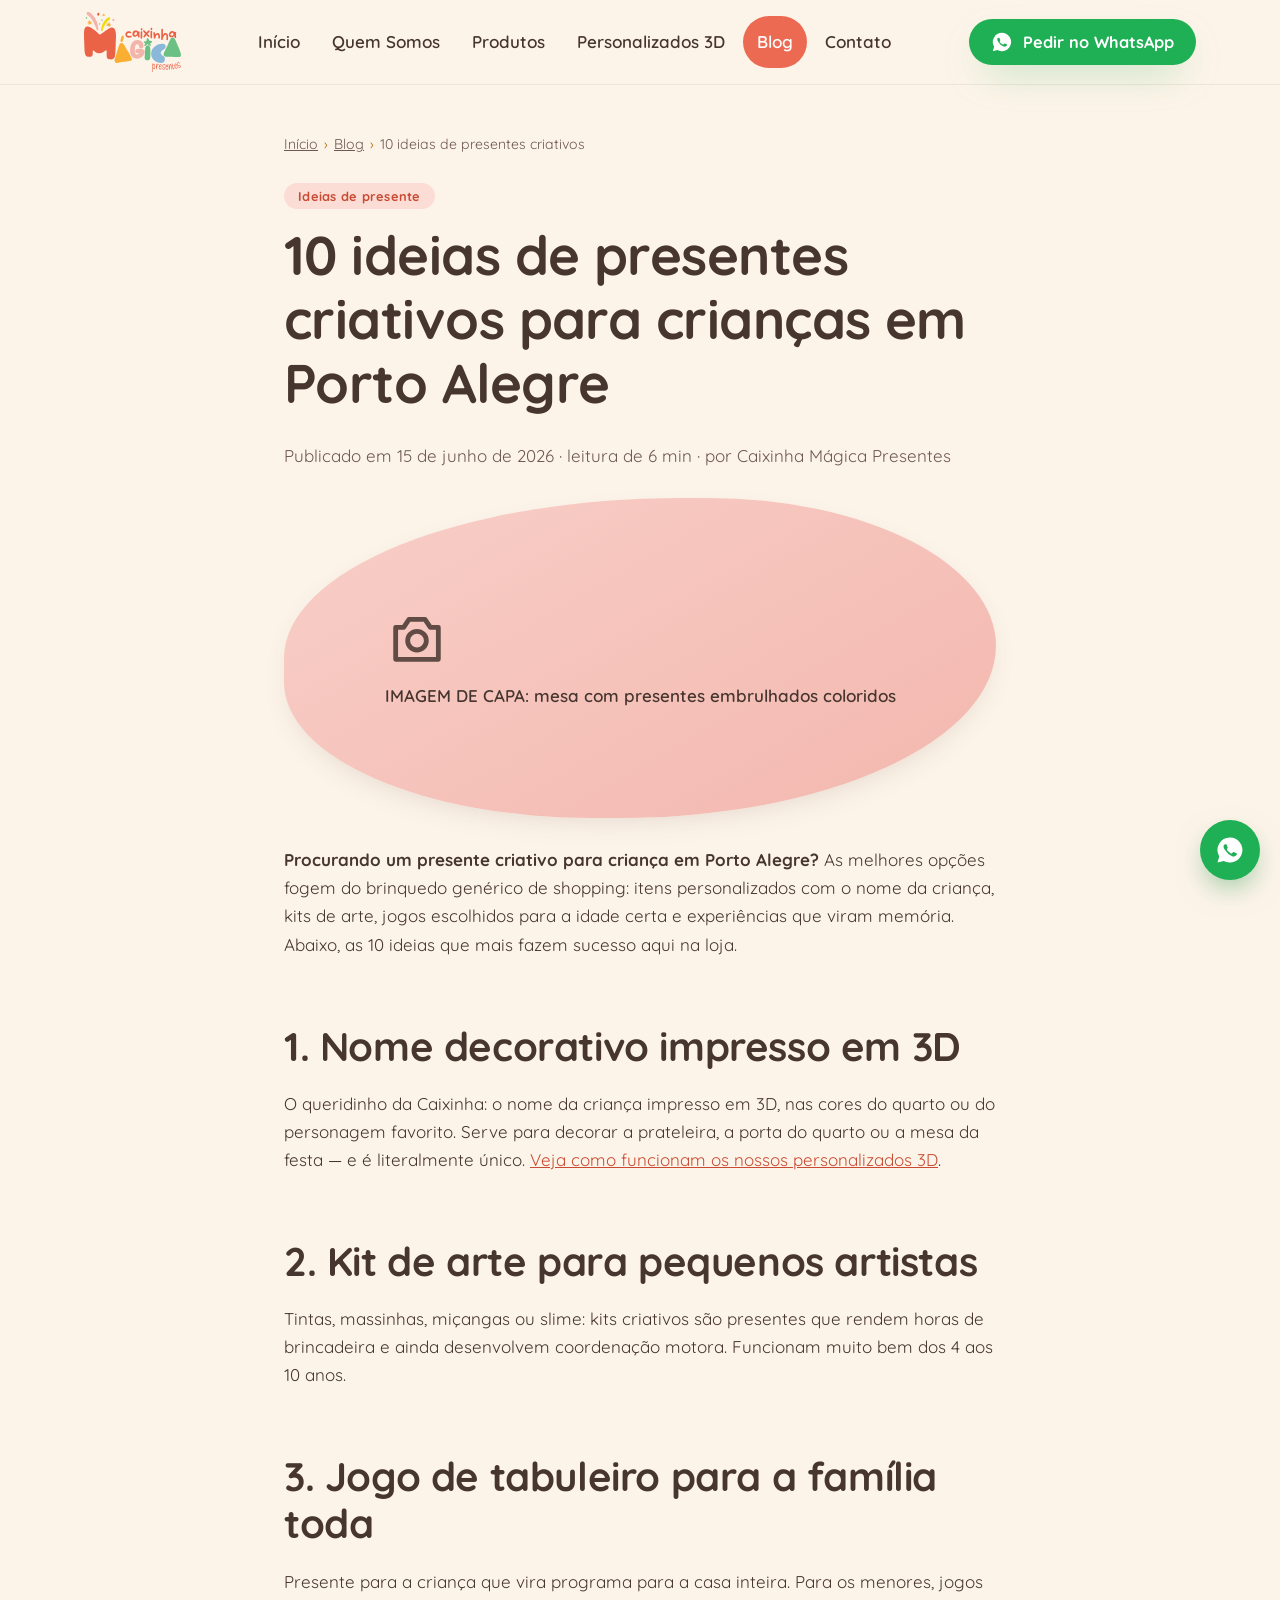
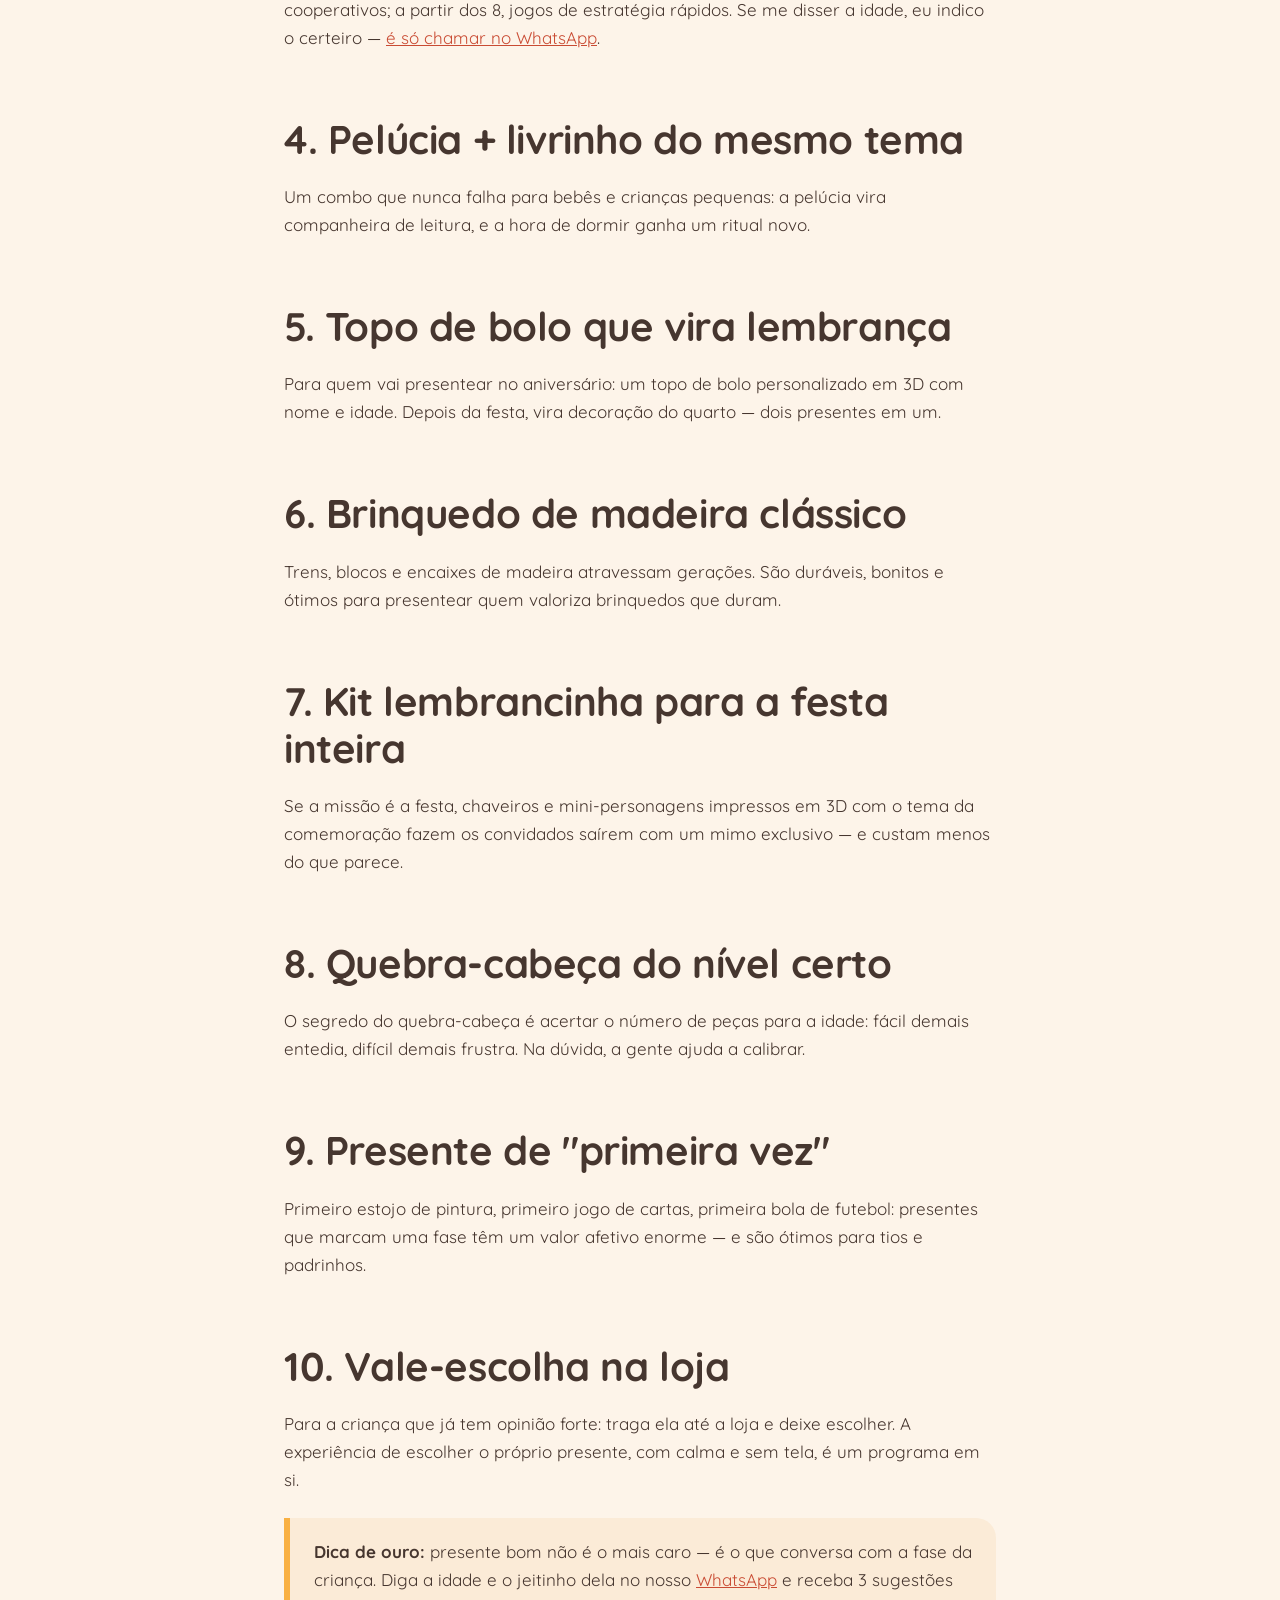
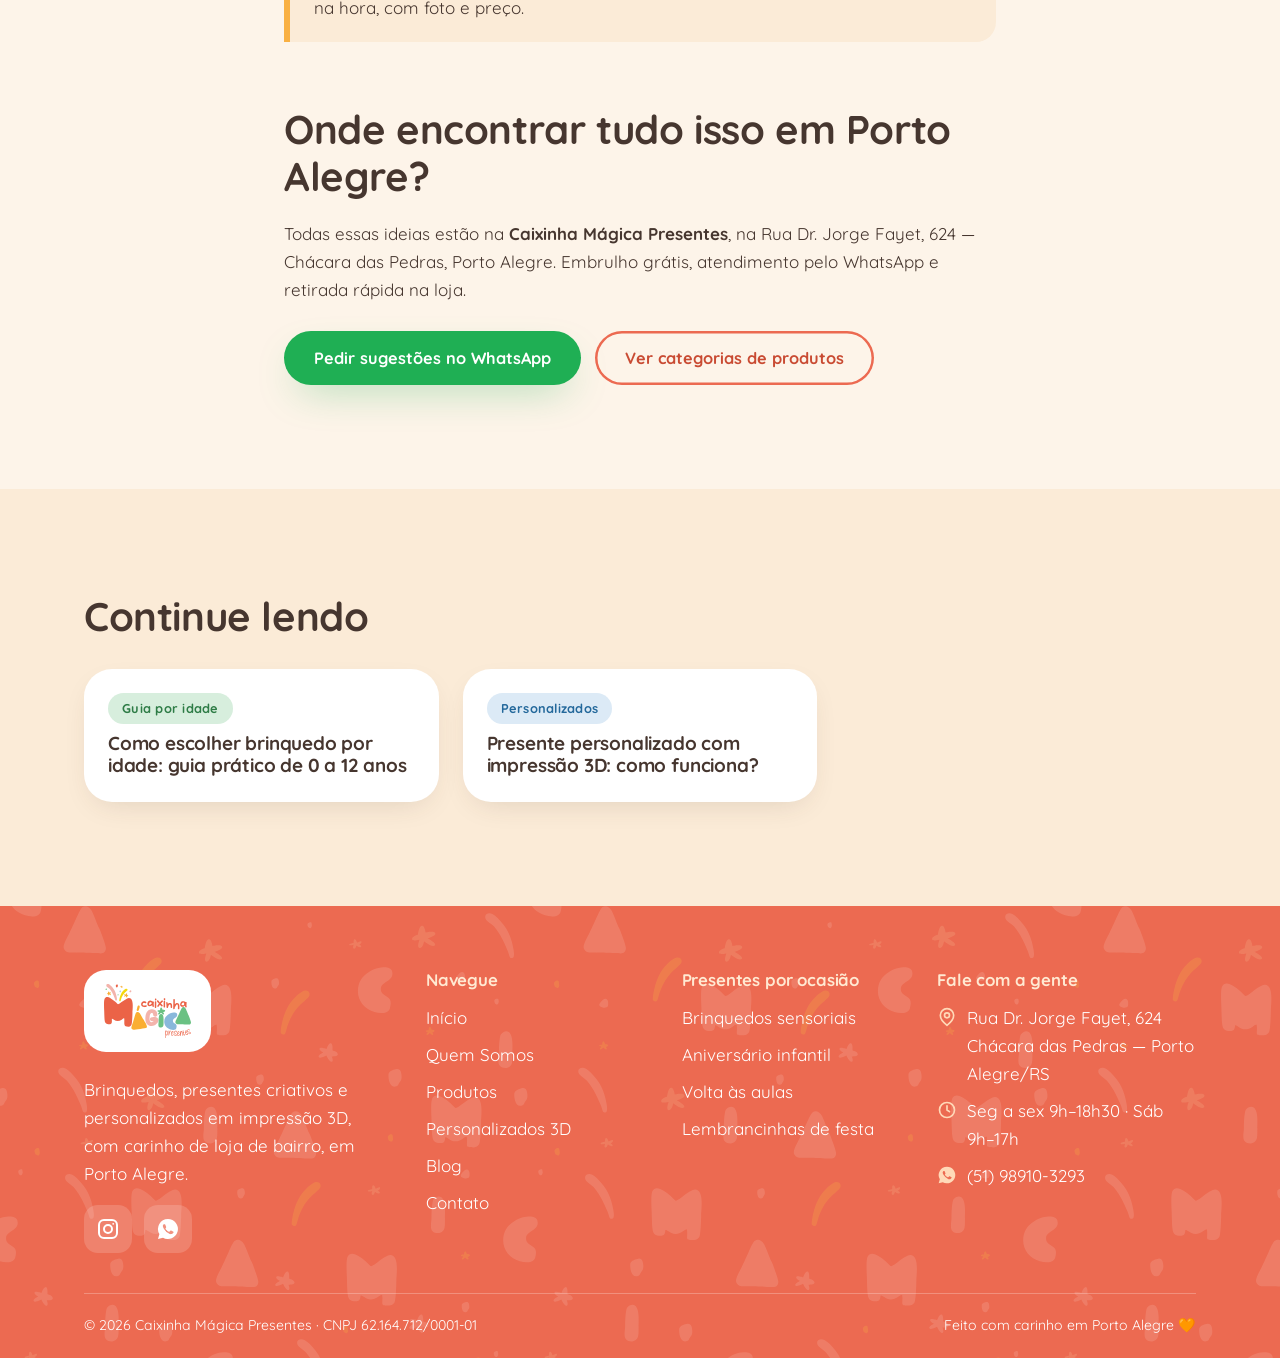
<file: blog/presentes-criativos-criancas-porto-alegre.html>
<!DOCTYPE html>
<html lang="pt-BR">
<head>
  <meta charset="UTF-8">
  <meta name="viewport" content="width=device-width, initial-scale=1">
  <meta name="theme-color" content="#FDF4E9">

  <title>10 Ideias de Presentes Criativos para Crianças em Porto Alegre | Caixinha Mágica</title>
  <meta name="description" content="Cansou dos presentes de sempre? 10 ideias criativas de presentes para crianças em Porto Alegre, do acessível ao inesquecível — incluindo impressão 3D.">
  <link rel="canonical" href="https://caixinhamagicapresentes.com.br/blog/presentes-criativos-criancas-porto-alegre.html">

  <meta property="og:type" content="article">
  <meta property="og:title" content="10 ideias de presentes criativos para crianças em Porto Alegre">
  <meta property="og:description" content="Do presente de R$ 30 ao inesquecível: ideias testadas e aprovadas pela criançada.">
  <meta property="og:url" content="https://caixinhamagicapresentes.com.br/blog/presentes-criativos-criancas-porto-alegre.html">
  <meta property="og:image" content="https://caixinhamagicapresentes.com.br/assets/og-capa.jpg">
  <meta property="og:locale" content="pt_BR">
  <meta property="article:published_time" content="2026-06-15">

  <link rel="preconnect" href="https://fonts.googleapis.com">
  <link rel="preconnect" href="https://fonts.gstatic.com" crossorigin>
  <link href="https://fonts.googleapis.com/css2?family=Quicksand:wght@400;500;600;700&family=Caveat:wght@600;700&display=swap" rel="stylesheet">
  <link rel="stylesheet" href="../css/style.css">
  <link rel="icon" type="image/svg+xml" href="../assets/simbolo-m-coral.svg">

  <script type="application/ld+json">
  {
    "@context": "https://schema.org",
    "@type": "Article",
    "headline": "10 ideias de presentes criativos para crianças em Porto Alegre",
    "description": "Ideias criativas de presentes para crianças em Porto Alegre, do presente acessível ao inesquecível, incluindo personalizados em impressão 3D.",
    "datePublished": "2026-06-15",
    "dateModified": "2026-06-15",
    "inLanguage": "pt-BR",
    "author": { "@type": "Organization", "name": "Caixinha Mágica Presentes", "url": "https://caixinhamagicapresentes.com.br/" },
    "publisher": { "@id": "https://caixinhamagicapresentes.com.br/#loja" },
    "mainEntityOfPage": "https://caixinhamagicapresentes.com.br/blog/presentes-criativos-criancas-porto-alegre.html",
    "image": "https://caixinhamagicapresentes.com.br/assets/og-capa.jpg"
  }
  </script>
  <script type="application/ld+json">
  {
    "@context": "https://schema.org",
    "@type": "BreadcrumbList",
    "itemListElement": [
      { "@type": "ListItem", "position": 1, "name": "Início", "item": "https://caixinhamagicapresentes.com.br/" },
      { "@type": "ListItem", "position": 2, "name": "Blog", "item": "https://caixinhamagicapresentes.com.br/blog.html" },
      { "@type": "ListItem", "position": 3, "name": "10 ideias de presentes criativos", "item": "https://caixinhamagicapresentes.com.br/blog/presentes-criativos-criancas-porto-alegre.html" }
    ]
  }
  </script>
</head>
<body>
<a class="skip-link" href="#conteudo">Pular para o conteúdo</a>

<!-- HEADER — Elementor Pro: Theme Builder > Header -->
<header class="header">
  <div class="container header__inner">
    <a class="header__logo" href="../index.html" aria-label="Caixinha Mágica Presentes — página inicial">
      <img src="../assets/logo-principal.svg" alt="Logotipo Caixinha Mágica Presentes" width="150" height="93">
    </a>
    <input type="checkbox" id="nav-toggle" class="nav-toggle" aria-hidden="true">
    <label for="nav-toggle" class="nav-toggle-label" aria-label="Abrir menu de navegação">
      <svg viewBox="0 0 24 24" width="26" height="26" fill="none" stroke="currentColor" stroke-width="2.4" stroke-linecap="round"><path d="M4 7h16M4 12h16M4 17h16"/></svg>
    </label>
    <nav class="nav" aria-label="Navegação principal">
      <a href="../index.html">Início</a>
      <a href="../quem-somos.html">Quem Somos</a>
      <a href="../produtos.html">Produtos</a>
      <a href="../presentes-personalizados.html">Personalizados 3D</a>
      <a href="../blog.html" aria-current="page">Blog</a>
      <a href="../contato.html">Contato</a>
    </nav>
    <a class="btn btn--zap header__cta" href="https://wa.me/5551989103293" target="_blank" rel="noopener">
      <svg viewBox="0 0 24 24" aria-hidden="true"><path d="M12 2a10 10 0 0 0-8.6 15.1L2 22l5-1.3A10 10 0 1 0 12 2Zm5 13.9c-.2.6-1.2 1.2-1.7 1.2-.4.1-1 .1-1.6-.1a13 13 0 0 1-5.7-5C6.9 10.5 6.6 9 7 8.3c.2-.4.6-1 1.1-1h.6c.2 0 .4 0 .6.5l.8 2c.1.2.1.4 0 .6l-.5.8c-.1.2-.2.4 0 .7.5.8 1.9 2.2 3.3 2.8.3.1.5.1.7-.1l.8-.9c.2-.3.4-.2.7-.1l1.9.9c.3.2.5.3.5.4 0 .2 0 .6-.2 1Z" fill="currentColor" stroke="none"/></svg>
      Pedir no WhatsApp
    </a>
  </div>
</header>

<main id="conteudo">

  <!-- ARTIGO — Elementor Pro: Theme Builder > Single Post template -->
  <article class="secao" style="padding-top:48px;">
    <div class="container artigo">
      <nav class="breadcrumb" aria-label="Trilha de navegação">
        <ol>
          <li><a href="../index.html">Início</a></li>
          <li><a href="../blog.html">Blog</a></li>
          <li aria-current="page">10 ideias de presentes criativos</li>
        </ol>
      </nav>

      <header>
        <span class="card-post__tag tag--coral">Ideias de presente</span>
        <h1 style="margin-top:14px;">10 ideias de presentes criativos para crianças em Porto Alegre</h1>
        <p class="texto-suave">Publicado em <time datetime="2026-06-15">15 de junho de 2026</time> · leitura de 6 min · por Caixinha Mágica Presentes</p>
      </header>

      <div class="blob-frame" style="margin-block:28px;">
        <div class="foto-placeholder foto-placeholder--rosa" role="img" aria-label="Espaço para imagem de capa do artigo">
          <div>
            <svg viewBox="0 0 24 24" fill="none" stroke="currentColor" stroke-width="1.8" stroke-linecap="round" stroke-linejoin="round" aria-hidden="true"><path d="M4 8h3l2-3h6l2 3h3v12H4Z"/><circle cx="12" cy="13" r="3.5"/></svg>
            IMAGEM DE CAPA: mesa com presentes embrulhados coloridos
          </div>
        </div>
      </div>

      <!-- GEO/AIO: resposta direta no primeiro parágrafo -->
      <p><strong>Procurando um presente criativo para criança em Porto Alegre?</strong> As melhores opções fogem do brinquedo genérico de shopping: itens personalizados com o nome da criança, kits de arte, jogos escolhidos para a idade certa e experiências que viram memória. Abaixo, as 10 ideias que mais fazem sucesso aqui na loja.</p>

      <h2>1. Nome decorativo impresso em 3D</h2>
      <p>O queridinho da Caixinha: o nome da criança impresso em 3D, nas cores do quarto ou do personagem favorito. Serve para decorar a prateleira, a porta do quarto ou a mesa da festa — e é literalmente único. <a href="../presentes-personalizados.html">Veja como funcionam os nossos personalizados 3D</a>.</p>

      <h2>2. Kit de arte para pequenos artistas</h2>
      <p>Tintas, massinhas, miçangas ou slime: kits criativos são presentes que rendem horas de brincadeira e ainda desenvolvem coordenação motora. Funcionam muito bem dos 4 aos 10 anos.</p>

      <h2>3. Jogo de tabuleiro para a família toda</h2>
      <p>Presente para a criança que vira programa para a casa inteira. Para os menores, jogos cooperativos; a partir dos 8, jogos de estratégia rápidos. Se me disser a idade, eu indico o certeiro — <a href="https://wa.me/5551989103293" target="_blank" rel="noopener">é só chamar no WhatsApp</a>.</p>

      <h2>4. Pelúcia + livrinho do mesmo tema</h2>
      <p>Um combo que nunca falha para bebês e crianças pequenas: a pelúcia vira companheira de leitura, e a hora de dormir ganha um ritual novo.</p>

      <h2>5. Topo de bolo que vira lembrança</h2>
      <p>Para quem vai presentear no aniversário: um topo de bolo personalizado em 3D com nome e idade. Depois da festa, vira decoração do quarto — dois presentes em um.</p>

      <h2>6. Brinquedo de madeira clássico</h2>
      <p>Trens, blocos e encaixes de madeira atravessam gerações. São duráveis, bonitos e ótimos para presentear quem valoriza brinquedos que duram.</p>

      <h2>7. Kit lembrancinha para a festa inteira</h2>
      <p>Se a missão é a festa, chaveiros e mini-personagens impressos em 3D com o tema da comemoração fazem os convidados saírem com um mimo exclusivo — e custam menos do que parece.</p>

      <h2>8. Quebra-cabeça do nível certo</h2>
      <p>O segredo do quebra-cabeça é acertar o número de peças para a idade: fácil demais entedia, difícil demais frustra. Na dúvida, a gente ajuda a calibrar.</p>

      <h2>9. Presente de "primeira vez"</h2>
      <p>Primeiro estojo de pintura, primeiro jogo de cartas, primeira bola de futebol: presentes que marcam uma fase têm um valor afetivo enorme — e são ótimos para tios e padrinhos.</p>

      <h2>10. Vale-escolha na loja</h2>
      <p>Para a criança que já tem opinião forte: traga ela até a loja e deixe escolher. A experiência de escolher o próprio presente, com calma e sem tela, é um programa em si.</p>

      <div class="destaque-caixa">
        <p style="margin:0;"><strong>Dica de ouro:</strong> presente bom não é o mais caro — é o que conversa com a fase da criança. Diga a idade e o jeitinho dela no nosso <a href="https://wa.me/5551989103293" target="_blank" rel="noopener">WhatsApp</a> e receba 3 sugestões na hora, com foto e preço.</p>
      </div>

      <h2>Onde encontrar tudo isso em Porto Alegre?</h2>
      <p>Todas essas ideias estão na <strong>Caixinha Mágica Presentes</strong>, na Rua Dr. Jorge Fayet, 624 — Chácara das Pedras, Porto Alegre. Embrulho grátis, atendimento pelo WhatsApp e retirada rápida na loja.</p>

      <div class="hero__acoes">
        <a class="btn btn--zap" href="https://wa.me/5551989103293?text=Oi!%20Li%20o%20artigo%20de%20presentes%20criativos%20e%20quero%20sugest%C3%B5es%20%F0%9F%8E%81" target="_blank" rel="noopener">Pedir sugestões no WhatsApp</a>
        <a class="btn btn--contorno" href="../produtos.html">Ver categorias de produtos</a>
      </div>
    </div>
  </article>

  <!-- POSTS RELACIONADOS — Elementor Pro: Posts widget -->
  <section class="secao secao--creme2" aria-labelledby="titulo-relacionados">
    <div class="container">
      <h2 id="titulo-relacionados" style="margin-bottom:28px;">Continue lendo</h2>
      <div class="grid-3">
        <a class="card-post" href="brinquedos-por-idade-guia.html">
          <div class="card-post__corpo">
            <span class="card-post__tag tag--verde">Guia por idade</span>
            <h3>Como escolher brinquedo por idade: guia prático de 0 a 12 anos</h3>
          </div>
        </a>
        <a class="card-post" href="presente-personalizado-impressao-3d.html">
          <div class="card-post__corpo">
            <span class="card-post__tag tag--azul">Personalizados</span>
            <h3>Presente personalizado com impressão 3D: como funciona?</h3>
          </div>
        </a>
      </div>
    </div>
  </section>

</main>

<!-- FOOTER — Elementor Pro: Theme Builder > Footer -->
<footer class="footer">
  <div class="fundo-confete" aria-hidden="true"></div>
  <div class="container">
    <div class="footer__grid">
      <div>
        <span class="footer__logo"><img src="../assets/logo-principal.svg" alt="Caixinha Mágica Presentes" width="135" height="84"></span>
        <p style="max-width:32ch;">Brinquedos, presentes criativos e personalizados em impressão 3D, com carinho de loja de bairro, em Porto Alegre.</p>
        <div class="footer__social">
          <a href="https://www.instagram.com/caixinhamagica.presentes/" target="_blank" rel="noopener" aria-label="Instagram da Caixinha Mágica Presentes">
            <svg viewBox="0 0 24 24" fill="none" stroke="currentColor" stroke-width="2" stroke-linecap="round" stroke-linejoin="round" aria-hidden="true"><rect x="3" y="3" width="18" height="18" rx="5"/><circle cx="12" cy="12" r="4"/><circle cx="17.2" cy="6.8" r=".9" fill="currentColor" stroke="none"/></svg>
          </a>
          <a href="https://wa.me/5551989103293" target="_blank" rel="noopener" aria-label="WhatsApp da Caixinha Mágica Presentes">
            <svg viewBox="0 0 24 24" aria-hidden="true"><path d="M12 2a10 10 0 0 0-8.6 15.1L2 22l5-1.3A10 10 0 1 0 12 2Zm5 13.9c-.2.6-1.2 1.2-1.7 1.2-.4.1-1 .1-1.6-.1a13 13 0 0 1-5.7-5C6.9 10.5 6.6 9 7 8.3c.2-.4.6-1 1.1-1h.6c.2 0 .4 0 .6.5l.8 2c.1.2.1.4 0 .6l-.5.8c-.1.2-.2.4 0 .7.5.8 1.9 2.2 3.3 2.8.3.1.5.1.7-.1l.8-.9c.2-.3.4-.2.7-.1l1.9.9c.3.2.5.3.5.4 0 .2 0 .6-.2 1Z" fill="currentColor" stroke="none"/></svg>
          </a>
        </div>
      </div>
      <nav aria-label="Links do rodapé">
        <h3>Navegue</h3>
        <ul>
          <li><a href="../index.html">Início</a></li>
          <li><a href="../quem-somos.html">Quem Somos</a></li>
          <li><a href="../produtos.html">Produtos</a></li>
          <li><a href="../presentes-personalizados.html">Personalizados 3D</a></li>
          <li><a href="../blog.html">Blog</a></li>
          <li><a href="../contato.html">Contato</a></li>
        </ul>
      </nav>
      <div>
        <h3>Presentes por ocasião</h3>
        <ul>
          <li><a href="../produtos.html#neurodivergentes">Brinquedos sensoriais</a></li>
          <li><a href="../produtos.html#jogos">Aniversário infantil</a></li>
          <li><a href="../produtos.html#educativos">Volta às aulas</a></li>
          <li><a href="../presentes-personalizados.html">Lembrancinhas de festa</a></li>
        </ul>
      </div>
      <div>
        <h3>Fale com a gente</h3>
        <ul>
          <li class="footer__item">
            <svg viewBox="0 0 24 24" fill="none" stroke="currentColor" stroke-width="2" stroke-linecap="round" stroke-linejoin="round" aria-hidden="true"><path d="M20 10c0 6-8 12-8 12s-8-6-8-12a8 8 0 0 1 16 0Z"/><circle cx="12" cy="10" r="3"/></svg>
            <span>Rua Dr. Jorge Fayet, 624<br>Chácara das Pedras — Porto Alegre/RS</span>
          </li>
          <li class="footer__item">
            <svg viewBox="0 0 24 24" fill="none" stroke="currentColor" stroke-width="2" stroke-linecap="round" stroke-linejoin="round" aria-hidden="true"><circle cx="12" cy="12" r="9"/><path d="M12 7v5l3 2"/></svg>
            <span>Seg a sex 9h–18h30 · Sáb 9h–17h</span>
          </li>
          <li class="footer__item">
            <svg viewBox="0 0 24 24" aria-hidden="true"><path d="M12 2a10 10 0 0 0-8.6 15.1L2 22l5-1.3A10 10 0 1 0 12 2Zm5 13.9c-.2.6-1.2 1.2-1.7 1.2-.4.1-1 .1-1.6-.1a13 13 0 0 1-5.7-5C6.9 10.5 6.6 9 7 8.3c.2-.4.6-1 1.1-1h.6c.2 0 .4 0 .6.5l.8 2c.1.2.1.4 0 .6l-.5.8c-.1.2-.2.4 0 .7.5.8 1.9 2.2 3.3 2.8.3.1.5.1.7-.1l.8-.9c.2-.3.4-.2.7-.1l1.9.9c.3.2.5.3.5.4 0 .2 0 .6-.2 1Z" fill="currentColor" stroke="none"/></svg>
            <span><a href="https://wa.me/5551989103293" target="_blank" rel="noopener">(51) 98910-3293</a></span>
          </li>
        </ul>
      </div>
    </div>
    <div class="footer__bar">
      <span>© <span id="ano-atual">2026</span> Caixinha Mágica Presentes · CNPJ 62.164.712/0001-01</span>
      <span>Feito com carinho em Porto Alegre 🧡</span>
    </div>
  </div>
</footer>

<a class="zap-flutuante" href="https://wa.me/5551989103293?text=Oi!%20Vim%20pelo%20site%20da%20Caixinha%20M%C3%A1gica%20%F0%9F%8E%81" target="_blank" rel="noopener" aria-label="Conversar no WhatsApp">
  <svg viewBox="0 0 24 24" aria-hidden="true"><path d="M12 2a10 10 0 0 0-8.6 15.1L2 22l5-1.3A10 10 0 1 0 12 2Zm5 13.9c-.2.6-1.2 1.2-1.7 1.2-.4.1-1 .1-1.6-.1a13 13 0 0 1-5.7-5C6.9 10.5 6.6 9 7 8.3c.2-.4.6-1 1.1-1h.6c.2 0 .4 0 .6.5l.8 2c.1.2.1.4 0 .6l-.5.8c-.1.2-.2.4 0 .7.5.8 1.9 2.2 3.3 2.8.3.1.5.1.7-.1l.8-.9c.2-.3.4-.2.7-.1l1.9.9c.3.2.5.3.5.4 0 .2 0 .6-.2 1Z" fill="currentColor" stroke="none"/></svg>
</a>

<script src="../js/main.js" defer></script>
</body>
</html>
</file>
<file: css/style.css>
/* ============================================================
   CAIXINHA MÁGICA PRESENTES — Design System
   Replicável no Elementor: cada token abaixo vira uma
   Global Color / Global Font em Site Settings > Design System
   ============================================================ */

/* ---------- Tokens (Elementor: Global Colors) ---------- */
:root {
  /* Cores da marca (Manual de Identidade Visual, pág. 3) */
  --coral: #EC6A51;        /* Primary */
  --coral-escuro: #C94B33; /* Hover / contraste AA sobre creme */
  --rosa: #F3B7AE;         /* Accent suave */
  --laranja: #F9B042;
  --laranja-escuro: #B36F0A; /* texto sobre creme com contraste AA */
  --amarelo: #F4D920;
  --verde: #71C287;
  --verde-escuro: #2E7C46; /* texto AA */
  --azul: #8CBADB;
  --azul-escuro: #23689B;  /* texto AA */

  /* Neutros */
  --creme: #FDF4E9;        /* Background global */
  --creme-2: #FBEBD7;      /* Cards / faixas alternadas */
  --branco: #FFFFFF;
  --ink: #46362F;          /* Texto principal (marrom quente, 10.4:1 no creme) */
  --ink-suave: #6E594F;    /* Texto secundário (5.6:1) */

  /* Tipografia (Elementor: Global Fonts) */
  --font-titulo: 'Quicksand', sans-serif;
  --font-corpo: 'Quicksand', sans-serif;
  --font-magica: 'Caveat', cursive; /* acentos manuscritos, como o "presentes" do logo */

  /* Escala */
  --radius-card: 28px;
  --radius-blob: 58% 42% 55% 45% / 52% 48% 56% 44%;
  --shadow-card: 0 10px 30px -12px rgba(70, 54, 47, .18);
  --shadow-pop: 0 16px 40px -14px rgba(236, 106, 81, .35);
  --container: 1160px;
}

/* ---------- Reset básico ---------- */
*, *::before, *::after { box-sizing: border-box; }
html { scroll-behavior: smooth; }
[id] { scroll-margin-top: 110px; } /* compensa o header sticky nas âncoras */
a, button, input, select, textarea, summary, label { touch-action: manipulation; }
body {
  margin: 0;
  font-family: var(--font-corpo);
  font-size: 17px;
  line-height: 1.65;
  color: var(--ink);
  background: var(--creme);
  -webkit-font-smoothing: antialiased;
  overflow-x: hidden;
}
img, svg { display: block; max-width: 100%; }
a { color: var(--coral-escuro); }
a:focus-visible, button:focus-visible, input:focus-visible, textarea:focus-visible, summary:focus-visible {
  outline: 3px solid var(--azul-escuro);
  outline-offset: 3px;
  border-radius: 6px;
}
@media (prefers-reduced-motion: reduce) {
  *, *::before, *::after { animation: none !important; transition: none !important; }
  html { scroll-behavior: auto; }
}

/* ---------- Tipografia ---------- */
h1, h2, h3, h4 {
  font-family: var(--font-titulo);
  font-weight: 700;
  line-height: 1.18;
  margin: 0 0 .5em;
  letter-spacing: -.01em;
}
h1 { font-size: clamp(2.1rem, 5vw, 3.4rem); }
h2 { font-size: clamp(1.7rem, 3.6vw, 2.5rem); }
h3 { font-size: clamp(1.15rem, 2vw, 1.4rem); }
p  { margin: 0 0 1em; }
.kicker {
  font-family: var(--font-magica);
  font-size: clamp(1.4rem, 2.4vw, 1.9rem);
  line-height: 1;
  color: var(--coral-escuro);
  display: inline-block;
  transform: rotate(-2deg);
  margin-bottom: .35rem;
}
.kicker--verde  { color: var(--verde-escuro); }
.kicker--azul   { color: var(--azul-escuro); }
.kicker--laranja{ color: var(--laranja-escuro); }
.texto-suave { color: var(--ink-suave); }
.centro { text-align: center; }

/* Sublinhado lúdico nos títulos (Elementor: Heading + span com classe) */
.rabisco { position: relative; white-space: nowrap; }
.rabisco > svg {
  position: absolute; left: 0; bottom: -.18em; width: 100%; height: .3em;
  color: var(--amarelo);
}

/* ---------- Layout ---------- */
.container { max-width: var(--container); margin-inline: auto; padding-inline: 24px; }
.secao { padding-block: clamp(56px, 9vw, 104px); position: relative; }
.secao--creme2 { background: var(--creme-2); }
.secao--coral  { background: var(--coral); color: var(--branco); }
.secao--coral h2, .secao--coral h3 { color: var(--branco); }

.grid-2 { display: grid; gap: clamp(32px, 5vw, 64px); align-items: center; }
.grid-3 { display: grid; gap: 24px; }
.grid-4 { display: grid; gap: 24px; }
@media (min-width: 768px) {
  .grid-2 { grid-template-columns: 1fr 1fr; }
  .grid-3 { grid-template-columns: repeat(3, 1fr); }
  .grid-4 { grid-template-columns: repeat(2, 1fr); }
}
@media (min-width: 1024px) {
  .grid-4 { grid-template-columns: repeat(4, 1fr); }
}

/* ---------- Botões (Elementor: Button widget) ---------- */
.btn {
  display: inline-flex; align-items: center; justify-content: center; gap: 10px;
  min-height: 52px; padding: 14px 30px;
  font-family: var(--font-titulo); font-weight: 700; font-size: 1.02rem;
  border-radius: 999px; border: none; cursor: pointer;
  text-decoration: none; text-align: center;
  transition: transform .18s ease, box-shadow .18s ease, background-color .18s ease;
}
.btn:hover { transform: translateY(-2px) scale(1.02); }
.btn:active { transform: scale(.97); }
.btn svg { width: 22px; height: 22px; flex: none; }
.btn--coral { background: var(--coral); color: #fff; box-shadow: var(--shadow-pop); }
.btn--coral:hover { background: var(--coral-escuro); }
.btn--zap { background: #1FAF54; color: #fff; box-shadow: 0 16px 40px -14px rgba(31, 175, 84, .4); }
.btn--zap:hover { background: #178A42; }
.btn--contorno {
  background: transparent; color: var(--coral-escuro);
  box-shadow: inset 0 0 0 2.5px var(--coral);
}
.btn--contorno:hover { background: var(--coral); color: #fff; }
.btn--branco { background: var(--branco); color: var(--coral-escuro); box-shadow: var(--shadow-card); }
.btn--branco:hover { background: var(--creme); }

/* ---------- Header (Elementor Pro: Theme Builder > Header) ---------- */
.header {
  position: sticky; top: 0; z-index: 100;
  background: rgba(253, 244, 233, .92);
  backdrop-filter: blur(8px);
  border-bottom: 1px solid rgba(70, 54, 47, .08);
}
.header__inner {
  display: flex; align-items: center; justify-content: space-between;
  gap: 16px; min-height: 84px;
}
.header__logo img { height: 60px; width: auto; }
.nav { display: flex; align-items: center; gap: 4px; }
.nav a {
  font-weight: 600; text-decoration: none; color: var(--ink);
  padding: 12px 14px; border-radius: 999px; transition: background .15s ease, color .15s ease;
}
.nav a:hover { background: var(--creme-2); color: var(--coral-escuro); }
.nav a[aria-current="page"] { background: var(--coral); color: #fff; }
.header__cta { display: none; }
@media (min-width: 1100px) { .header__cta { display: inline-flex; min-height: 46px; padding: 10px 22px; } }

/* Menu mobile (checkbox hack — no Elementor vira o menu hambúrguer nativo) */
.nav-toggle { display: none; }
.nav-toggle-label {
  display: none; width: 48px; height: 48px; cursor: pointer;
  align-items: center; justify-content: center; border-radius: 12px;
  color: var(--ink);
}
.nav-toggle-label:hover { background: var(--creme-2); }
@media (max-width: 899px) {
  .nav-toggle-label { display: inline-flex; }
  .nav {
    position: absolute; top: 100%; left: 0; right: 0;
    flex-direction: column; align-items: stretch; gap: 2px;
    background: var(--creme); padding: 12px 20px 20px;
    border-bottom: 1px solid rgba(70, 54, 47, .1);
    display: none;
  }
  .nav-toggle:checked ~ .nav { display: flex; }
  .nav a { padding: 14px 16px; }
}

/* ---------- Hero ---------- */
.hero { position: relative; overflow: hidden; }
.hero__badge {
  display: inline-flex; align-items: center; gap: 8px;
  background: var(--branco); border-radius: 999px;
  padding: 8px 18px; font-weight: 600; font-size: .92rem;
  box-shadow: var(--shadow-card); margin-bottom: 18px;
  color: var(--ink); text-decoration: none;
  transition: transform .15s ease, box-shadow .15s ease;
}
a.hero__badge:hover { transform: translateY(-1px); box-shadow: var(--shadow-pop); }
.hero__badge svg { width: 18px; height: 18px; color: var(--laranja-escuro); flex: none; }
.hero__badge__seta { width: 14px !important; height: 14px !important; color: var(--ink-suave) !important; margin-left: 2px; }
.hero__acoes { display: flex; flex-wrap: wrap; gap: 14px; margin-top: 26px; }
.hero__meta { display: flex; flex-wrap: wrap; gap: 18px; margin-top: 26px; font-size: .95rem; color: var(--ink-suave); }
.hero__meta span, .hero__meta a { display: inline-flex; align-items: center; gap: 7px; }
.hero__meta svg { width: 18px; height: 18px; color: var(--verde-escuro); flex: none; }
.hero__meta a { color: var(--coral-escuro); font-weight: 700; text-decoration: none; }
.hero__meta a:hover { text-decoration: underline; }
.hero__meta a svg { color: var(--coral-escuro); }

/* Visual do hero: moldura blob (Elementor: Image com border-radius custom) */
.blob-frame {
  border-radius: var(--radius-blob);
  overflow: hidden;
  box-shadow: var(--shadow-card);
  position: relative;
}
.blob-frame--borda { border: 6px solid var(--branco); }

/* Placeholder de foto — trocar por fotografia real no Elementor */
.foto-placeholder {
  display: grid; place-items: center; text-align: center;
  padding: 24px; min-height: 320px; width: 100%;
  color: var(--ink); font-weight: 600;
}
.foto-placeholder svg { width: 64px; height: 64px; margin-bottom: 12px; opacity: .85; }
.foto-placeholder small { display: block; font-weight: 500; color: var(--ink-suave); max-width: 30ch; }
.foto-placeholder--rosa    { background: linear-gradient(150deg, #F8CFC8, var(--rosa)); }
.foto-placeholder--azul    { background: linear-gradient(150deg, #BAD7EC, var(--azul)); }
.foto-placeholder--verde   { background: linear-gradient(150deg, #A9DCB9, var(--verde)); }
.foto-placeholder--laranja { background: linear-gradient(150deg, #FCD9A2, var(--laranja)); }
.foto-placeholder--amarelo { background: linear-gradient(150deg, #FAEA8A, var(--amarelo)); }

/* Confetes decorativos flutuando (Elementor: Image posicionada absolute) */
.confete { position: absolute; pointer-events: none; z-index: 0; }
.confete svg { width: 100%; height: 100%; }
.flutua-1 { animation: flutua 6s ease-in-out infinite; }
.flutua-2 { animation: flutua 7.5s ease-in-out .8s infinite; }
.flutua-3 { animation: flutua 5.2s ease-in-out .4s infinite; }
@keyframes flutua {
  0%, 100% { transform: translateY(0) rotate(0deg); }
  50% { transform: translateY(-14px) rotate(6deg); }
}

/* Fundo com padrão de confete da marca */
.fundo-confete {
  position: absolute; inset: 0; z-index: 0;
  background-image: url('../assets/pattern-confete.svg');
  background-size: 520px; background-repeat: repeat;
  opacity: .09; pointer-events: none;
}
.secao > .container { position: relative; z-index: 1; }

/* ---------- Divisor de onda (Elementor: Shape Divider "Waves") ---------- */
.onda { display: block; width: 100%; height: 56px; margin-bottom: -1px; }
.onda--flip { transform: scaleY(-1); margin-bottom: 0; margin-top: -1px; }

/* ---------- Cards ---------- */
.card {
  background: var(--branco);
  border-radius: var(--radius-card);
  box-shadow: var(--shadow-card);
  padding: 30px 26px;
  position: relative;
}

/* Card de categoria (Elementor: Image Box / Call to Action) */
.card-categoria {
  display: flex; flex-direction: column; gap: 6px;
  border-radius: var(--radius-card); padding: 16px 20px 22px;
  text-decoration: none; color: var(--ink);
  box-shadow: var(--shadow-card);
  transition: transform .2s ease, box-shadow .2s ease;
  min-height: 190px;
}
.card-categoria:hover { transform: translateY(-6px) rotate(-.6deg); box-shadow: var(--shadow-pop); }

/* Placeholder de foto real do produto/categoria — trocar por foto da loja
   (Elementor: Image widget, substituir pela foto e apagar este bloco) */
.card-categoria__foto {
  aspect-ratio: 16 / 10; border-radius: 18px;
  display: flex; flex-direction: column; align-items: center; justify-content: center; gap: 6px;
  background: rgba(255, 255, 255, .55);
  margin-bottom: 12px; padding: 10px; text-align: center;
}
.card-categoria__foto svg { width: 32px; height: 32px; opacity: .8; }
.card-categoria__foto span { font-size: .74rem; font-weight: 700; line-height: 1.3; color: var(--ink); }

.card-categoria h3 { margin-bottom: 2px; }
.card-categoria p { font-size: .93rem; margin: 0; color: var(--ink-suave); }
.card-categoria span.card-categoria__cta {
  margin-top: auto; padding-top: 10px; font-weight: 700; font-size: .95rem;
  display: inline-flex; align-items: center; gap: 6px; color: var(--coral-escuro);
}
.card-categoria--rosa    { background: linear-gradient(160deg, #FBE3DF, #F7CCC4); }
.card-categoria--azul    { background: linear-gradient(160deg, #DCEAF6, #BCD8EC); }
.card-categoria--verde   { background: linear-gradient(160deg, #DDF0E2, #B9E2C5); }
.card-categoria--laranja { background: linear-gradient(160deg, #FDE8C8, #FBD394); }
.card-categoria--amarelo { background: linear-gradient(160deg, #FBF3B9, #F7E97E); }
.card-categoria--creme   { background: linear-gradient(160deg, #FFFFFF, #FBEBD7); }

/* Icon box (Elementor: Icon Box widget) */
.icone-box { text-align: center; padding: 26px 18px; }
.icone-box__icone {
  width: 72px; height: 72px; margin: 0 auto 16px;
  display: grid; place-items: center; border-radius: 24px;
  transform: rotate(-3deg);
}
.icone-box__icone svg { width: 34px; height: 34px; }
.icone-box h3 { font-size: 1.12rem; }
.icone-box p { font-size: .95rem; color: var(--ink-suave); margin: 0; }
.ib--coral   { background: #FBDDD6; color: var(--coral-escuro); }
.ib--verde   { background: #D7EEDD; color: var(--verde-escuro); }
.ib--azul    { background: #DCEAF6; color: var(--azul-escuro); }
.ib--laranja { background: #FDE8C8; color: var(--laranja-escuro); }

/* Passos numerados (Elementor: Icon Box com número) */
.passo { position: relative; padding: 30px 24px 26px; }
.passo__numero {
  font-family: var(--font-magica); font-size: 3rem; line-height: 1;
  color: var(--coral); display: block; margin-bottom: 8px;
}

/* Depoimentos (Elementor: Testimonial Carousel) */
.depoimento { display: flex; flex-direction: column; gap: 14px; height: 100%; }
.depoimento__estrelas { display: flex; gap: 3px; color: var(--laranja); }
.depoimento__estrelas svg { width: 20px; height: 20px; }
.depoimento blockquote { margin: 0; font-size: 1.02rem; }
.depoimento figcaption { display: flex; align-items: center; gap: 12px; margin-top: auto; }
.depoimento__avatar {
  width: 46px; height: 46px; border-radius: 50%;
  display: grid; place-items: center; font-weight: 700; color: #fff;
}
.depoimento figcaption b { display: block; }
.depoimento figcaption small { color: var(--ink-suave); }

/* FAQ (Elementor: Accordion widget) */
.faq { max-width: 780px; margin-inline: auto; }
.faq details {
  background: var(--branco); border-radius: 20px;
  box-shadow: var(--shadow-card); margin-bottom: 14px;
  padding: 6px 26px;
}
.faq summary {
  cursor: pointer; font-weight: 700; font-family: var(--font-titulo);
  padding: 16px 0; list-style: none; display: flex; align-items: center; gap: 12px;
  min-height: 44px;
}
.faq summary::-webkit-details-marker { display: none; }
.faq summary::after {
  content: ""; margin-left: auto; flex: none;
  width: 14px; height: 14px;
  border-right: 3px solid var(--coral); border-bottom: 3px solid var(--coral);
  transform: rotate(45deg); transition: transform .2s ease;
}
.faq details[open] summary::after { transform: rotate(-135deg); }
.faq details p { padding-bottom: 18px; margin: 0; color: var(--ink-suave); }

/* Tira de marcas parceiras (Elementor: Container com Image Box em grid,
   ou o widget "Logo Carousel" do Elementor Pro quando os logos reais chegarem) */
.marcas-grid { display: grid; grid-template-columns: repeat(2, 1fr); gap: 16px; }
@media (min-width: 640px) { .marcas-grid { grid-template-columns: repeat(3, 1fr); } }
@media (min-width: 980px) { .marcas-grid { grid-template-columns: repeat(5, 1fr); } }
.marca-logo {
  background: var(--branco); border-radius: 18px; box-shadow: var(--shadow-card);
  padding: 16px 14px; text-align: center;
  display: flex; flex-direction: column; align-items: center; gap: 8px;
}
.marca-logo__caixa {
  width: 100%; aspect-ratio: 16 / 9; border-radius: 12px; background: var(--creme-2);
  display: grid; place-items: center; color: var(--ink-suave);
}
.marca-logo__caixa svg { width: 24px; height: 24px; }
.marca-logo b { font-size: .88rem; }
.marca-logo small { font-size: .74rem; line-height: 1.3; color: var(--ink-suave); }

/* ---------- Blog ---------- */
.card-post {
  display: flex; flex-direction: column; overflow: hidden;
  background: var(--branco); border-radius: var(--radius-card);
  box-shadow: var(--shadow-card); text-decoration: none; color: var(--ink);
  transition: transform .2s ease, box-shadow .2s ease;
}
.card-post:hover { transform: translateY(-6px); box-shadow: var(--shadow-pop); }
.card-post__capa { aspect-ratio: 16 / 10; display: grid; place-items: center; }
.card-post__capa svg { width: 56px; height: 56px; color: rgba(70, 54, 47, .55); }
.card-post__corpo { padding: 24px 24px 26px; display: flex; flex-direction: column; gap: 8px; }
.card-post__tag {
  align-self: flex-start; font-size: .8rem; font-weight: 700;
  padding: 5px 14px; border-radius: 999px; letter-spacing: .02em;
}
.tag--verde   { background: #D7EEDD; color: var(--verde-escuro); }
.tag--azul    { background: #DCEAF6; color: var(--azul-escuro); }
.tag--coral   { background: #FBDDD6; color: var(--coral-escuro); }
.tag--laranja { background: #FDE8C8; color: var(--laranja-escuro); }
.card-post h3 { margin: 0; font-size: 1.18rem; }
.card-post time, .card-post .leitura { font-size: .87rem; color: var(--ink-suave); }

/* Artigo (post individual) */
.artigo { max-width: 760px; margin-inline: auto; }
.artigo h2 { margin-top: 1.6em; }
.artigo ul, .artigo ol { padding-left: 1.3em; }
.artigo li { margin-bottom: .45em; }
.artigo .destaque-caixa {
  background: var(--creme-2); border-left: 6px solid var(--laranja);
  border-radius: 0 20px 20px 0; padding: 20px 24px; margin: 1.4em 0;
}

/* ---------- Formulários (Elementor Pro: Form widget) ---------- */
.form { display: grid; gap: 18px; }
.form label { font-weight: 700; display: block; margin-bottom: 6px; }
.form label .obrigatorio { color: var(--coral-escuro); }
.form input, .form textarea, .form select {
  width: 100%; min-height: 52px; padding: 13px 18px;
  font: inherit; color: var(--ink);
  background: var(--branco); border: 2px solid #E4D4C4;
  border-radius: 16px; transition: border-color .15s ease;
}
.form textarea { min-height: 130px; resize: vertical; }
.form input:focus, .form textarea:focus { border-color: var(--coral); outline: none; }
.form .ajuda { font-size: .85rem; color: var(--ink-suave); margin-top: 5px; }
@media (min-width: 640px) {
  .form--2col { grid-template-columns: 1fr 1fr; }
  .form--2col .span-2 { grid-column: span 2; }
}

/* ---------- Faixa CTA final ---------- */
.cta-final { text-align: center; }
.cta-final .btn { margin-top: 10px; }

/* ---------- Contato / mapa ---------- */
.info-contato { display: grid; gap: 14px; }
.info-contato__item { display: flex; gap: 14px; align-items: flex-start; }
.info-contato__item svg { width: 24px; height: 24px; flex: none; color: var(--coral-escuro); margin-top: 3px; }
.info-contato__item b { display: block; }
.mapa-placeholder {
  border-radius: var(--radius-card); overflow: hidden;
  min-height: 380px; background: linear-gradient(150deg, #DCEAF6, #BCD8EC);
  display: grid; place-items: center; text-align: center; padding: 24px;
  box-shadow: var(--shadow-card); color: var(--azul-escuro); font-weight: 600;
}
.mapa-placeholder svg { width: 54px; height: 54px; margin-bottom: 10px; }

/* ---------- Footer (Elementor Pro: Theme Builder > Footer) ---------- */
.footer { background: var(--coral); color: #fff; position: relative; overflow: hidden; }
.footer a { color: #fff; text-decoration: none; }
.footer a:hover { text-decoration: underline; }
.footer__grid {
  display: grid; gap: 40px; padding-block: 64px 40px;
  position: relative; z-index: 1;
}
@media (min-width: 820px) { .footer__grid { grid-template-columns: 1.4fr 1fr 1fr 1.2fr; } }
.footer__logo {
  background: var(--branco); display: inline-block;
  border-radius: 22px; padding: 14px 20px; margin-bottom: 16px;
}
.footer__logo img { height: 54px; width: auto; }
.footer h3 { font-size: 1.05rem; margin-bottom: 14px; color: #FFE9D2; }
.footer ul { list-style: none; margin: 0; padding: 0; display: grid; gap: 9px; }
.footer__item { display: flex; gap: 10px; align-items: flex-start; }
.footer__item svg { width: 20px; height: 20px; flex: none; margin-top: 3px; color: #FFD9B8; }
.footer__social { display: flex; gap: 12px; margin-top: 16px; }
.footer__social a {
  width: 48px; height: 48px; border-radius: 14px;
  display: grid; place-items: center; background: rgba(255, 255, 255, .16);
  transition: background .15s ease, transform .15s ease;
}
.footer__social a:hover { background: rgba(255, 255, 255, .3); transform: translateY(-3px); }
.footer__social svg { width: 24px; height: 24px; }
.footer__bar {
  border-top: 1px solid rgba(255, 255, 255, .25);
  padding-block: 20px; font-size: .88rem;
  display: flex; flex-wrap: wrap; gap: 10px; justify-content: space-between;
  position: relative; z-index: 1;
}
.footer .fundo-confete { opacity: .12; filter: brightness(4); }

/* Botão flutuante WhatsApp (Elementor: template/HTML fixo) */
.zap-flutuante {
  position: fixed; right: 20px; bottom: 20px; z-index: 90;
  width: 60px; height: 60px; border-radius: 50%;
  background: #1FAF54; color: #fff;
  display: grid; place-items: center;
  box-shadow: 0 12px 30px -8px rgba(23, 138, 66, .55);
  transition: transform .18s ease;
}
.zap-flutuante:hover { transform: scale(1.1); }
.zap-flutuante svg { width: 30px; height: 30px; }

/* ---------- Animações de entrada (Elementor: Motion Effects) ---------- */
.revela { opacity: 0; transform: translateY(24px); transition: opacity .6s ease, transform .6s ease; }
.revela.visivel { opacity: 1; transform: none; }
@media (prefers-reduced-motion: reduce) { .revela { opacity: 1; transform: none; } }

/* ---------- Utilidades ---------- */
.skip-link {
  position: absolute; left: -999px; top: 8px; z-index: 999;
  background: var(--ink); color: #fff; padding: 12px 20px; border-radius: 10px;
}
.skip-link:focus { left: 8px; }
.sr-only {
  position: absolute; width: 1px; height: 1px; padding: 0; margin: -1px;
  overflow: hidden; clip: rect(0 0 0 0); white-space: nowrap; border: 0;
}
.breadcrumb { font-size: .88rem; margin-bottom: 18px; color: var(--ink-suave); }
.breadcrumb ol { list-style: none; display: flex; flex-wrap: wrap; gap: 6px; padding: 0; margin: 0; }
.breadcrumb li + li::before { content: "›"; margin-right: 6px; color: var(--laranja-escuro); }
.breadcrumb a { color: var(--ink-suave); }
</file>
